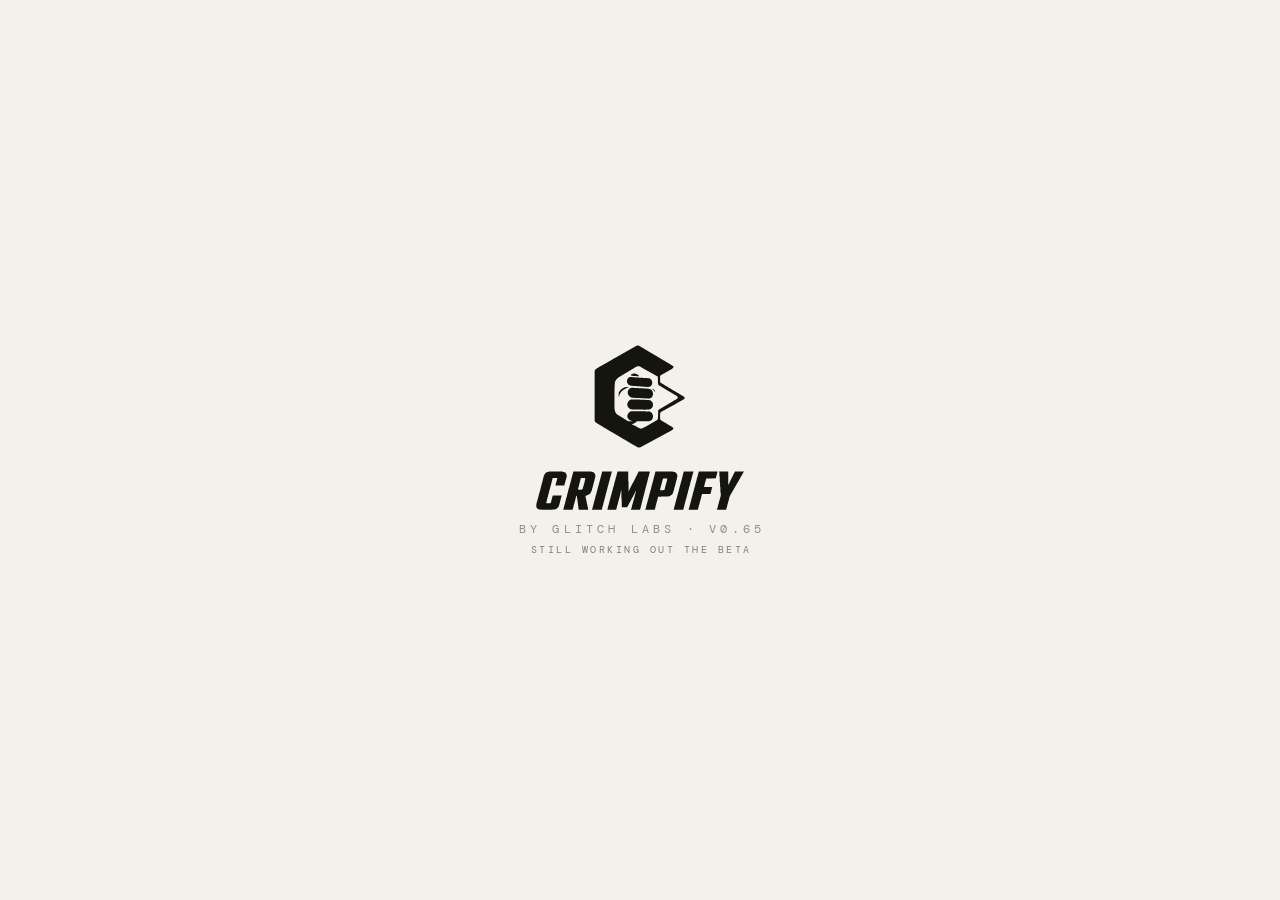
<file: index.html>
<!DOCTYPE html>
<html lang="en">
<head>
<meta charset="UTF-8">
<meta name="viewport" content="width=device-width, initial-scale=1.0, viewport-fit=cover">
<title>Crimpify — boulder sessions, built for you</title>
<meta name="description" content="Generate a tailored boulder training session in seconds. Train with timers, log how it felt and share the session with your climbing partners. Free, no account, works offline.">
<link rel="canonical" href="https://crimpify.com/">
<meta property="og:type" content="website">
<meta property="og:site_name" content="Crimpify">
<meta property="og:title" content="Crimpify — boulder sessions, built for you">
<meta property="og:description" content="Generate a tailored boulder session in seconds. Train, log and share with your climbing partners. Free, no account.">
<meta property="og:url" content="https://crimpify.com/">
<meta property="og:image" content="https://crimpify.com/og.png">
<meta property="og:image:width" content="1200">
<meta property="og:image:height" content="630">
<meta name="twitter:card" content="summary_large_image">
<meta name="twitter:title" content="Crimpify — boulder sessions, built for you">
<meta name="twitter:description" content="Generate a tailored boulder session in seconds. Train, log and share with your climbing partners.">
<meta name="twitter:image" content="https://crimpify.com/og.png">
<meta name="theme-color" content="#0B0C0A">
<script>
// Thema vóór de eerste paint: keuze uit crimpify_theme, anders de telefoon.
// app.js neemt het daarna over (schakelaar, systeemwissel, theme-color).
(function () {
  var t = null;
  try { t = localStorage.getItem('crimpify_theme'); } catch (e) {}
  if (t !== 'light' && t !== 'dark') t = (window.matchMedia && matchMedia('(prefers-color-scheme: light)').matches) ? 'light' : 'dark';
  document.documentElement.setAttribute('data-theme', t);
  if (t === 'light') document.querySelector('meta[name="theme-color"]').setAttribute('content', '#F3F1EA');
})();
</script>
<meta name="mobile-web-app-capable" content="yes">
<meta name="apple-mobile-web-app-capable" content="yes">
<meta name="apple-mobile-web-app-status-bar-style" content="black-translucent">
<meta name="apple-mobile-web-app-title" content="Crimpify">
<link rel="apple-touch-icon" href="apple-touch-icon.png">
<link rel="icon" href="favicon.svg" type="image/svg+xml">
<link rel="icon" href="icon-192.png" type="image/png" sizes="192x192">
<link rel="manifest" href="manifest.json">
<link href="https://fonts.googleapis.com/css2?family=Barlow+Condensed:wght@700;800;900&family=DM+Mono:wght@400;500&family=Barlow:wght@400;500&display=swap" rel="stylesheet">
<link rel="stylesheet" href="style.css">
</head>
<body>

<svg style="display:none" aria-hidden="true">
<symbol id="cf-mark" viewBox="0 0 362 413"><g transform="translate(0,413) scale(1,-1)" fill="currentColor"><path d="M169.8 406.8 c-0.2 0 -0.8 -0.2 -1.2 -0.5 -0.2 0 -1 -0.2 -1.2 -0.2 -0.5 0 -0.8 -0.2 -1 -0.5 -0.2 0 -0.8 -0.5 -1 -0.8 -1 -0.2 -1.5 -0.8 -2.5 -1.2 -0.2 -0.2 -0.8 -0.5 -1 -0.5 -0.2 0 -0.8 -0.2 -0.8 -0.5 -0.2 -0.2 -0.8 -0.5 -1.2 -0.5 -0.2 0 -0.5 -0.2 -0.8 -0.5 0 0 -0.5 -0.5 -0.8 -0.8 -1 -0.2 -1.5 -0.5 -2.5 -1.2 -0.2 -0.2 -0.8 -0.5 -1 -0.5 -0.2 0 -0.5 -0.2 -0.8 -0.5 -0.2 -0.2 -0.5 -0.5 -0.8 -0.5 -0.2 0 -0.8 -0.2 -0.8 -0.5 -0.2 -0.2 -0.8 -0.5 -0.8 -0.5 -0.2 0 -0.8 -0.2 -0.8 -0.5 -0.2 -0.2 -0.8 -0.5 -1.2 -0.5 -0.2 0 -0.5 -0.2 -0.8 -0.5 -0.2 -0.2 -0.5 -0.5 -0.5 -0.5 -0.2 0 -0.8 -0.2 -1 -0.5 -0.5 -0.2 -0.8 -0.5 -1 -0.5 -0.2 0 -0.8 -0.2 -1 -0.5 -0.5 -0.2 -0.8 -0.5 -1 -0.5 -0.2 0 -0.5 -0.2 -0.8 -0.5 -0.2 -0.2 -0.8 -0.5 -1 -0.5 -0.2 0 -0.5 -0.2 -0.8 -0.5 -0.2 -0.2 -0.5 -0.5 -0.8 -0.5 -0.5 0 -0.8 -0.2 -1 -0.5 -0.2 0 -0.8 -0.5 -1 -0.8 -1.2 -0.5 -2 -0.8 -2.5 -1.2 -0.2 -0.2 -0.5 -0.5 -0.8 -0.5 -0.2 0 -0.8 -0.2 -0.8 -0.5 -0.2 -0.2 -0.8 -0.5 -1 -0.5 -0.2 0 -0.8 -0.2 -0.8 -0.5 -0.2 -0.2 -0.8 -0.5 -1 -0.5 -0.2 0 -0.5 -0.2 -0.8 -0.5 -0.2 -0.2 -0.8 -0.5 -1 -0.5 -0.2 0 -0.5 -0.2 -0.8 -0.5 -0.2 -0.2 -0.5 -0.5 -0.8 -0.5 -0.2 0 -0.5 -0.2 -0.8 -0.2 -0.5 -0.5 -1.2 -1 -2.8 -1.5 -0.2 -0.2 -0.8 -0.8 -1 -0.8 -0.2 -0.2 -0.5 -0.5 -1 -0.5 -0.2 0 -0.5 -0.2 -0.8 -0.5 -0.2 -0.2 -0.5 -0.5 -0.8 -0.5 -0.5 0 -0.8 -0.2 -1 -0.5 -0.2 0 -0.8 -0.5 -1 -0.8 -1.2 -0.5 -2 -0.8 -2.5 -1.2 -0.2 -0.2 -0.8 -0.5 -1 -0.5 -0.2 0 -0.5 -0.2 -0.8 -0.5 -0.2 -0.2 -0.5 -0.5 -0.8 -0.5 -0.2 0 -0.8 -0.2 -1 -0.5 -1 -0.5 -1.5 -1 -2.5 -1.2 -0.2 -0.2 -0.8 -0.8 -1 -0.8 -0.2 -0.2 -0.5 -0.5 -0.8 -0.5 -0.2 0 -0.5 -0.2 -0.8 -0.5 -0.2 0 -0.8 -0.5 -1 -0.8 -1 -0.2 -1.5 -0.8 -2.5 -1.2 -0.2 -0.2 -0.8 -0.5 -1 -0.5 -0.2 0 -0.8 -0.2 -0.8 -0.5 -0.2 -0.2 -0.8 -0.5 -1 -0.5 -0.2 0 -0.5 -0.2 -0.8 -0.5 -0.2 0 -0.8 -0.5 -1 -0.8 -1.2 -0.5 -2 -0.8 -2.5 -1.2 -0.2 -0.2 -0.5 -0.5 -0.8 -0.5 -0.2 0 -0.5 -0.2 -0.8 -0.5 -0.5 -0.5 -1.2 -0.8 -2.5 -1.2 -0.2 -0.2 -0.8 -0.8 -1 -0.8 -0.2 -0.2 -0.5 -0.5 -0.8 -0.5 -0.2 0 -0.8 -0.2 -0.8 -0.5 -0.2 -0.2 -0.8 -0.5 -1 -0.5 -0.2 0 -0.5 -0.2 -0.8 -0.2 -0.5 -0.5 -1.2 -1 -2.8 -1.5 -0.2 -0.2 -0.8 -0.8 -0.8 -0.8 -0.2 -0.2 -0.5 -0.5 -0.8 -0.5 -0.5 0 -1 -0.2 -1 -0.5 -0.2 -0.2 -0.8 -0.5 -1 -0.5 -0.2 0 -0.8 -0.2 -0.8 -0.5 -0.2 -0.2 -0.8 -0.5 -0.8 -0.5 -0.2 0 -0.5 -0.2 -1 -0.5 -0.2 -0.2 -0.8 -0.5 -1 -0.5 -0.2 0 -0.5 -0.2 -0.8 -0.5 -0.2 -0.2 -0.5 -0.5 -0.8 -0.5 -0.5 0 -0.8 -0.2 -1 -0.5 -0.2 0 -0.8 -0.5 -1 -0.8 -1.2 -0.5 -2 -0.8 -2.5 -1.2 -0.2 -0.2 -0.5 -0.5 -0.8 -0.5 -0.2 0 -0.5 -0.2 -0.8 -0.5 -0.2 0 -0.8 -0.5 -1 -0.8 -1.2 -0.5 -2 -0.8 -2.5 -1.2 -0.2 -0.2 -0.5 -0.5 -0.8 -0.5 -0.2 0 -0.5 -0.2 -0.8 -0.5 -0.2 0 -0.8 -0.5 -1 -0.8 -1.5 -0.5 -2.2 -1 -2.8 -1.5 -0.2 0 -0.5 -0.2 -0.8 -0.2 -0.2 0 -0.5 -0.2 -0.8 -0.5 -0.2 -0.2 -0.5 -0.5 -0.8 -0.5 -0.5 0 -0.8 -0.2 -1 -0.5 -0.2 0 -0.8 -0.5 -1 -0.8 -1.5 -0.5 -2 -1 -2.2 -1.2 -0.2 -0.2 -0.5 -0.5 -0.8 -0.5 -0.2 0 -2 -1 -2.8 -1.8 -0.2 0 -0.5 -0.2 -0.8 -0.2 -0.2 0 -0.5 -0.2 -0.8 -0.5 -0.2 -0.2 -0.8 -0.5 -1 -0.5 -0.2 0 -0.8 -0.2 -0.8 -0.5 -0.2 -0.2 -0.8 -0.5 -1 -0.5 -0.2 0 -0.8 -0.2 -1 -0.5 -0.5 -0.5 -1.2 -0.8 -2.5 -1.2 -0.2 -0.2 -0.8 -0.8 -0.8 -0.8 -0.2 -0.2 -0.5 -0.5 -0.8 -0.5 -0.2 0 -0.5 -0.2 -0.8 -0.2 -0.5 -0.5 -1.2 -1 -2.8 -1.5 -0.2 -0.2 -0.8 -0.8 -1 -0.8 -0.2 -0.2 -0.5 -0.5 -1 -0.5 -0.2 0 -0.5 -0.2 -0.8 -0.5 -0.2 -0.2 -0.5 -0.5 -0.8 -0.5 -0.2 0 -0.8 -0.2 -0.8 -0.5 -0.2 -0.2 -0.8 -0.5 -1 -0.5 0 0 -0.5 -0.2 -0.8 -0.5 -0.2 -0.2 -0.8 -0.5 -1 -0.5 -0.2 0 -0.5 -0.2 -0.8 -0.5 -0.2 -0.2 -0.5 -0.5 -0.8 -0.5 -0.2 0 -0.5 -0.2 -0.8 -0.2 -0.8 -0.8 -2.5 -1.8 -2.8 -1.8 -0.2 0 -0.5 -0.2 -0.8 -0.5 -0.2 -0.2 -0.5 -0.5 -0.8 -0.5 -0.5 0 -1 -0.2 -1 -0.5 -0.2 -0.2 -0.8 -0.5 -1 -0.5 -0.2 0 -0.8 -0.2 -1 -0.5 -0.2 -0.2 -0.5 -0.5 -0.8 -0.5 0 0 -0.5 -0.2 -0.8 -0.5 -0.2 -0.2 -0.8 -0.5 -1 -0.5 -0.2 0 -0.5 -0.2 -0.8 -0.5 -0.2 -0.2 -0.5 -0.5 -0.8 -0.5 -0.2 0 -0.8 -0.2 -0.8 -0.5 -0.2 -0.2 -0.8 -0.5 -1 -0.5 0 0 -0.5 -0.2 -0.8 -0.5 -0.2 -0.2 -0.8 -0.5 -1 -0.5 -0.2 0 -0.5 -0.2 -0.8 -0.5 -0.2 -0.2 -0.8 -0.5 -1 -0.5 0 0 -0.8 -0.5 -1.5 -1 -0.8 -0.5 -1.5 -1 -1.8 -1 -0.2 0 -4.5 -4 -5 -4.8 0 -0.5 -0.5 -1.2 -1 -2 l-0.8 -1.5 0 -98.5 0 -98.2 0.5 -0.8 c0.2 -0.5 0.5 -1 0.5 -1.2 0 -0.2 0.2 -0.8 0.5 -0.8 0.2 -0.2 0.5 -0.8 0.5 -1 0 -0.2 2.8 -3.2 3 -3.2 0.2 0 0.8 -0.5 1.5 -1 0.8 -0.5 1.2 -1 1.5 -1 0.2 0 0.5 -0.2 2 -1.5 0.5 -0.2 0.8 -0.5 1 -0.5 0.2 0 0.8 -0.5 1.5 -1 0.5 -0.5 1.2 -1 1.5 -1 0.5 0 0.8 -0.2 1 -0.5 0.2 -0.2 0.8 -0.5 0.8 -0.5 0.5 0 0.8 -0.2 2.2 -1.5 0.5 -0.2 0.8 -0.5 1 -0.5 0.2 0 0.5 -0.2 0.8 -0.5 0.5 -0.5 1.2 -0.8 2.5 -1.2 0.2 -0.2 0.8 -0.8 1 -0.8 0.2 -0.2 0.5 -0.5 0.8 -0.5 0 0 0.8 -0.5 1.5 -1 0.8 -0.5 1.5 -1 1.8 -1 0.2 0 0.5 -0.2 0.8 -0.5 0.2 -0.2 0.5 -0.5 0.8 -0.5 0.2 0 0.8 -0.2 1 -0.5 0.2 -0.2 0.8 -0.5 0.8 -0.5 0 0 0.5 -0.2 0.8 -0.5 0.2 -0.2 0.8 -0.5 1 -0.5 0.2 0 0.5 -0.2 0.8 -0.5 0 0 0.5 -0.5 0.8 -0.8 1.2 -0.5 2 -0.8 2.5 -1.2 0.2 -0.2 0.8 -0.5 1 -0.5 0.5 -0.2 0.8 -0.2 0.8 -0.5 0 -0.2 0.2 -0.5 0.8 -0.8 1.2 -0.5 2 -0.8 2.5 -1.2 0.2 -0.2 0.5 -0.5 0.8 -0.5 0.2 0 0.5 -0.2 0.8 -0.5 0.5 -0.5 1.2 -0.8 2.5 -1.2 0.2 -0.2 0.8 -0.8 0.8 -0.8 0.2 -0.2 0.5 -0.5 0.8 -0.5 0.2 0 0.8 -0.2 1.2 -0.5 1.5 -1.2 1.8 -1.5 2.2 -1.5 0.2 0 0.5 -0.2 0.8 -0.5 0.2 -0.2 0.5 -0.5 0.5 -0.5 0.2 0 0.8 -0.2 1 -0.5 0.5 -0.2 0.8 -0.5 1 -0.5 0.2 0 0.8 -0.2 0.8 -0.5 0.2 -0.2 0.8 -0.5 1 -0.5 0.2 0 0.5 -0.2 0.8 -0.5 0.2 -0.2 0.5 -0.5 0.8 -0.5 0.2 0 1 -0.5 1.8 -1 0.8 -0.5 1.2 -1 1.5 -1 0.2 0 0.5 -0.2 0.8 -0.5 0.5 -0.5 1.2 -0.8 2.5 -1.2 0.2 -0.2 0.8 -0.8 0.8 -0.8 0.2 -0.2 0.5 -0.5 0.8 -0.5 0.2 0 0.8 -0.2 1 -0.5 0.5 -0.5 1.2 -0.8 2.5 -1.2 0.2 -0.2 0.8 -0.8 1 -0.8 0.2 -0.2 0.5 -0.5 0.8 -0.5 0.2 0 0.5 -0.2 0.8 -0.5 0.2 0 0.8 -0.5 1 -0.8 1.2 -0.5 2 -0.8 2.5 -1.2 0.2 -0.2 0.5 -0.5 0.8 -0.5 0.2 0 0.8 -0.2 0.8 -0.5 0.2 -0.2 0.8 -0.5 0.8 -0.5 0.2 0 0.5 -0.2 0.8 -0.5 0.2 -0.2 0.8 -0.5 1 -0.5 0.2 0 0.5 -0.2 0.8 -0.5 0.2 -0.2 0.5 -0.5 0.8 -0.5 0.5 0 1 -0.2 1 -0.5 0.2 -0.2 0.8 -0.5 0.8 -0.5 0.2 0 0.8 -0.2 1 -0.5 0 -0.2 0.5 -0.5 0.8 -0.5 0.2 0 0.5 -0.2 0.8 -0.5 0.2 -0.2 0.5 -0.5 0.8 -0.5 0.2 0 0.8 -0.2 1 -0.5 0.2 -0.2 0.8 -0.5 0.8 -0.5 0 0 0.5 -0.2 0.8 -0.5 0.2 -0.2 0.8 -0.5 1 -0.5 0.2 0 0.5 -0.2 0.8 -0.5 0.2 -0.2 0.5 -0.5 0.8 -0.5 0.2 0 0.8 -0.2 0.8 -0.5 0.2 -0.2 0.8 -0.5 1 -0.5 0.2 0 0.5 0 0.8 -0.2 0 -0.2 0.5 -0.5 1 -0.8 0.2 0 0.8 -0.2 0.8 -0.5 0 0 0.5 -0.2 1 -0.5 0.2 -0.2 0.8 -0.5 0.8 -0.5 0 -0.2 0.2 -0.2 0.5 -0.5 0.5 0 1 -0.2 1.2 -0.5 0.2 -0.2 0.5 -0.5 0.8 -0.5 0.2 0 0.5 -0.2 0.8 -0.5 0 0 0.5 -0.5 0.8 -0.8 0.5 0 1.2 -0.5 1.8 -0.8 0.2 -0.2 1 -0.8 1.5 -0.8 0.2 -0.2 0.8 -0.5 1 -0.8 0 -0.2 0.5 -0.5 0.8 -0.8 1.2 -0.5 2 -0.8 2.5 -1.2 0.2 -0.2 0.8 -0.5 1 -0.5 0.2 0 0.5 -0.2 0.8 -0.5 0.2 -0.2 0.5 -0.5 0.8 -0.5 0.2 0 0.8 -0.2 1 -0.5 1 -0.5 1.5 -1 2.5 -1.2 0.2 -0.2 0.8 -0.8 1 -0.8 0.2 -0.2 0.5 -0.5 0.5 -0.5 0.5 0 0.8 -0.2 2.2 -1.5 0.5 -0.2 1 -0.5 1 -0.5 0.2 0 0.8 -0.2 1 -0.5 0.2 -0.2 0.5 -0.5 1 -0.5 0.2 0 0.8 -0.2 0.8 -0.5 0.2 -0.2 0.8 -0.5 0.8 -0.5 0.2 0 0.5 -0.2 0.8 -0.5 0.2 -0.2 0.8 -0.5 1 -0.5 0.2 0 0.5 -0.2 0.8 -0.5 0.2 -0.2 0.5 -0.5 0.8 -0.5 0.2 0 0.8 -0.2 1 -0.5 0.5 -0.5 1.2 -0.8 2.5 -1.2 0.5 -0.2 0.8 -0.5 0.8 -0.8 0 -0.2 0.2 -0.2 0.8 -0.5 0.2 0 0.8 -0.2 1 -0.5 0.5 -0.5 1.2 -0.8 2.5 -1.2 0.2 -0.2 0.8 -0.8 1 -0.8 0.2 -0.2 0.5 -0.5 0.8 -0.5 0.2 0 0.5 -0.2 0.8 -0.5 0.2 0 0.8 -0.5 1 -0.8 1.2 -0.5 1.8 -0.8 2.2 -1.2 0.2 -0.2 0.8 -0.5 1 -0.5 0.2 0 0.8 -0.2 1 -0.5 0.2 -0.2 0.5 -0.5 0.8 -0.5 0.2 0 0.5 -0.2 0.8 -0.2 0.8 -0.8 2.5 -1.8 2.8 -1.8 0.2 0 0.5 -0.2 0.8 -0.5 0.2 -0.2 0.5 -0.5 0.8 -0.5 0.5 0 0.8 -0.2 2.2 -1.5 0.5 -0.2 1 -0.5 1.2 -0.5 0.2 0 0.5 -0.2 0.8 -0.5 0.2 -0.2 0.5 -0.5 0.8 -0.5 0.2 0 0.8 -0.2 1.2 -0.5 1.5 -1.2 1.8 -1.5 2.2 -1.5 0.2 0 0.8 -0.2 1 -0.5 0 -0.2 0.5 -0.5 0.8 -0.5 0.2 0 0.5 -0.2 0.8 -0.5 0.2 0 0.8 -0.5 1 -0.8 0.5 0 1 -0.2 1.2 -0.5 0.2 -0.2 0.8 -0.2 1 -0.5 0.2 -0.2 0.8 -0.5 1.2 -0.5 0.2 -0.2 0.8 -0.8 1 -0.8 0.2 -0.2 0.5 -0.5 0.8 -0.5 0.5 0 1 -0.2 1.2 -0.5 0.2 -0.2 1 -0.5 1.5 -0.5 0.5 0 1.2 -0.2 1.8 -0.5 1.5 -0.5 4 -0.8 5.5 0 1 0.2 2 0.5 2.5 0.5 0.2 0 1 0.2 1.2 0.5 0.5 0.2 1.8 1 3.5 1.8 0.2 0.2 1 0.5 1.8 0.8 0.5 0.5 1 0.8 1.2 1 1 0.2 1.2 0.5 2.8 1.2 0.2 0.2 0.8 0.5 1.2 0.8 0.5 0 1 0.5 1.2 0.8 0.2 0 0.5 0.2 0.8 0.2 0.2 0 0.8 0.2 1 0.5 0 0.2 0.5 0.5 1 0.5 0.2 0 0.8 0.2 1 0.5 0 0.2 0.5 0.5 1 0.5 0.2 0 0.8 0.2 1 0.5 0 0.2 0.5 0.5 0.8 0.5 0.2 0 0.8 0.2 1 0.5 0 0.2 0.8 0.5 1 0.5 0.5 0 0.8 0.2 1 0.5 0.2 0.2 0.5 0.5 0.8 0.5 0.5 0 1 0.2 1.2 0.5 0 0.2 0.5 0.5 1 0.5 0.2 0 0.8 0.2 1 0.5 0 0.2 0.5 0.5 1 0.5 0.2 0 0.5 0.2 0.8 0.5 0.2 0 0.8 0.5 1 0.8 0.5 0 1 0.2 1.2 0.5 0.2 0 0.8 0.2 1 0.5 0.5 0.2 0.8 0.2 2 1 0.2 0.2 0.8 0.5 1.2 0.8 0.5 0 1 0.5 1.2 0.8 0.2 0 0.5 0.2 0.8 0.2 0.2 0 0.5 0.2 1 0.5 0.2 0.2 0.8 0.5 1 0.5 0.2 0 0.5 0.2 0.8 0.2 0 0.2 0.5 0.5 1 0.8 0.5 0.2 1 0.5 1 0.8 0.2 0 0.5 0.2 0.8 0.2 0.5 0 0.8 0.2 1 0.5 0.2 0 0.8 0.5 1 0.8 1.5 0.5 2.2 1 2.8 1.5 0.2 0 0.5 0.2 0.8 0.2 0.2 0 0.5 0.2 1 0.5 0.2 0.2 0.8 0.5 1 0.5 0.2 0 0.8 0.2 1 0.5 0 0.2 0.5 0.5 0.8 0.5 0.2 0 0.8 0.2 1 0.5 0.2 0.2 0.5 0.5 0.8 0.5 0.2 0 0.5 0.2 0.8 0.2 0.2 0.2 0.8 0.8 1.2 0.8 0.5 0.2 1 0.5 1.2 0.8 1.2 0.5 1.5 0.8 2 1 0.2 0.2 1 0.5 1.2 0.8 0.2 0.2 0.8 0.5 1 0.5 0.2 0 0.5 0.2 0.8 0.5 0.2 0.2 0.5 0.5 1 0.5 0.2 0 0.8 0.2 1 0.5 0.2 0.2 0.5 0.5 1 0.5 0.2 0 0.5 0.2 0.8 0.5 0.2 0 0.8 0.5 1 0.8 1.5 0.5 2.2 1 2.8 1.5 0.2 0 0.5 0.2 0.8 0.2 0.2 0 0.8 0.2 1 0.5 0 0.2 0.5 0.5 1 0.5 0.2 0 0.5 0.2 0.8 0.5 0.2 0.2 0.5 0.5 0.8 0.5 0.5 0 1 0.2 1.2 0.5 0 0.2 0.5 0.5 1 0.5 0.2 0 0.8 0.2 1 0.5 0 0.2 0.5 0.5 0.8 0.5 0.2 0 0.8 0.2 1 0.5 0 0.2 0.5 0.5 0.8 0.5 0.2 0 0.5 0.2 1 0.5 0.2 0.2 0.8 0.5 1 0.5 0.2 0 0.5 0.2 1 0.5 0.2 0.2 0.8 0.5 0.8 0.5 0.2 0 0.8 0.2 1 0.5 0.2 0.2 0.8 0.5 1 0.5 0.2 0 0.5 0.2 0.8 0.5 0.2 0.2 0.8 0.5 1 0.5 0.2 0 0.8 0.2 1 0.5 0 0.2 0.5 0.5 0.8 0.5 0.2 0 0.8 0.2 1 0.5 0.5 0.5 1.2 0.8 2.5 1.2 0.2 0.2 0.8 0.8 1 0.8 0.2 0.2 0.5 0.5 0.8 0.5 0.2 0 0.8 0.2 1 0.5 0.2 0.2 0.8 0.5 1 0.5 0.5 0 0.8 0.2 1 0.5 0.2 0.2 0.5 0.5 0.8 0.5 0.2 0 0.8 0.2 1 0.5 0.5 0.2 1.2 0.8 2.2 1.2 0.2 0.2 1 0.5 1.2 0.8 0.2 0.2 0.8 0.5 1 0.5 0.2 0 0.8 0.2 1 0.5 0 0.2 0.5 0.5 1 0.5 0.2 0 0.5 0.2 0.8 0.5 0.2 0.2 0.5 0.5 0.8 0.5 0.5 0 1 0.2 1.2 0.5 0 0.2 0.5 0.5 0.8 0.5 0 0 0.5 0.2 0.8 0.5 0.5 0.2 1 0.5 1.2 0.5 0.2 0 0.8 0.2 1 0.5 0 0.2 0.5 0.5 0.8 0.5 0.2 0 0.5 0.2 1 0.5 0.2 0.2 0.8 0.5 0.8 0.5 0.2 0 0.8 0.2 1 0.5 0 0.2 0.5 0.5 0.8 0.5 0.2 0 0.8 0.2 1 0.5 0.2 0.2 0.8 0.5 1 0.5 0.2 0 0.5 0.2 0.8 0.5 0.2 0 0.8 0.5 1 0.8 0.5 0 1 0.2 1.2 0.5 0.2 0.2 0.8 0.2 1 0.5 0.2 0.2 0.8 0.5 1.2 0.5 0.2 0.2 0.8 0.8 0.8 0.8 0.2 0.2 0.5 0.5 0.8 0.5 0.8 0 3.5 2.5 4.5 4 1 1 1 2.8 0.2 3.5 -0.2 0.5 -0.5 0.8 -0.5 0.8 0 0.5 -1.5 2.5 -2 2.8 -0.8 0.2 -1 0.8 -1.8 1.5 -0.5 0.2 -1 0.5 -1.2 0.5 -0.5 0.2 -0.8 0.2 -0.8 0.5 0 0 -0.2 0.2 -0.8 0.5 -0.5 0.2 -0.8 0.5 -0.8 0.5 0 0 -0.5 0.2 -0.8 0.5 -0.5 0.2 -1 0.5 -1 0.5 0 0.2 -0.8 0.8 -2.2 1.2 -0.2 0.2 -0.8 0.8 -1 0.8 -0.2 0.2 -0.5 0.5 -0.8 0.5 -0.2 0 -0.8 0.2 -1 0.5 -0.2 0.2 -1.2 1 -2.5 1.5 -0.2 0 -0.5 0.5 -0.8 0.5 -0.2 0.2 -0.5 0.5 -1 0.5 -0.2 0 -0.5 0.2 -0.8 0.5 -0.2 0.2 -0.5 0.5 -0.5 0.5 -0.2 0 -0.8 0.2 -1 0.5 0 0.2 -0.5 0.5 -0.8 0.5 0 0 -0.5 0.2 -0.8 0.5 0 0.2 -0.5 0.5 -0.8 0.5 -0.2 0 -1 0.5 -1.8 1 -0.8 0.5 -1.5 1 -1.5 1 -0.2 0 -0.5 0.2 -0.8 0.5 -0.5 0.5 -1.2 0.8 -2.5 1.2 -0.2 0.2 -0.8 0.8 -1 0.8 -0.2 0.2 -0.5 0.5 -0.8 0.5 -0.2 0 -0.5 0.2 -0.8 0.5 -0.5 0.5 -1.2 0.8 -2.5 1.2 -0.2 0.2 -0.8 0.8 -0.8 0.8 -0.2 0.2 -0.5 0.5 -0.8 0.5 -0.2 0 -2 1 -2.8 1.8 -0.2 0 -0.5 0.2 -0.8 0.2 -0.2 0 -0.5 0.2 -0.8 0.5 0 0 -0.5 0.5 -0.8 0.8 -1.2 0.5 -2 0.8 -2.5 1.2 -0.2 0.2 -0.8 0.5 -1 0.8 -0.2 0 -1 0.5 -1.5 0.8 -0.8 0.5 -1.5 0.8 -1.8 1 -0.2 0 -0.5 0.5 -0.5 0.5 0 0.2 -0.2 0.8 -0.5 1 -0.2 0 -0.5 0.5 -0.5 0.8 0 0 -0.2 0.5 -0.5 0.8 -0.8 0.8 -0.8 23 0 24.8 0.2 0.5 0.5 1 0.5 1.2 0 0.5 2.2 3 2.8 3 0 0 0.2 0.2 0.5 0.5 0.2 0.2 0.8 0.5 1 0.5 0.2 0 0.8 0.2 1 0.5 0 0.2 0.5 0.5 0.8 0.5 0.2 0 0.8 0.2 0.8 0.5 0.2 0.2 0.8 0.5 1.2 0.5 0.2 0 0.8 0.2 1 0.5 0 0.2 0.5 0.5 0.8 0.5 0.2 0 0.8 0.2 1 0.5 0 0.2 0.5 0.5 0.8 0.5 0 0 0.5 0.2 0.8 0.5 0 0.2 0.5 0.5 0.8 0.5 0.2 0 0.8 0.2 0.8 0.5 0.2 0.2 0.8 0.5 1 0.5 0.2 0 0.5 0.2 0.8 0.2 0.5 0.5 1.2 1 2.8 1.8 0.5 0 1 0.5 1.2 0.8 0.2 0 0.5 0.2 0.8 0.2 0.2 0 0.8 0.2 1 0.5 0 0.2 0.5 0.5 0.8 0.5 0.2 0 0.8 0.2 1 0.5 0 0.2 0.5 0.5 0.8 0.5 0.2 0 0.8 0.2 1 0.5 1 0.5 1.5 1 2.5 1.2 0.2 0.2 0.8 0.8 1 0.8 0.2 0.2 0.5 0.5 0.8 0.5 0.2 0 0.8 0.2 1 0.5 0.2 0.2 0.5 0.5 1 0.5 0.2 0 0.8 0.2 1 0.5 0 0.2 0.5 0.5 0.8 0.5 0.2 0 0.8 0.2 1 0.5 1 0.5 1.5 1 2.5 1.2 0.2 0.2 0.8 0.8 1 0.8 0.2 0.2 0.5 0.5 1 0.5 0.2 0 0.5 0.2 0.8 0.5 0.2 0.2 0.5 0.5 0.8 0.5 0.2 0 0.8 0.2 1 0.5 0.5 0.5 1.2 0.8 2.5 1.2 0.2 0.2 0.8 0.8 1 0.8 0.2 0.2 0.5 0.5 0.8 0.5 0.2 0 0.8 0.2 1 0.5 0 0.2 0.5 0.5 1 0.5 0.2 0 0.8 0.2 1 0.5 0 0.2 0.5 0.5 0.8 0.5 0 0 0.5 0.2 0.8 0.5 0.5 0.2 0.8 0.5 1 0.5 0.2 0 0.8 0.2 0.8 0.5 0.2 0.2 0.8 0.5 1 0.5 0.2 0 0.5 0.2 0.8 0.5 0.2 0.2 0.5 0.5 0.8 0.5 0.2 0 0.5 0.2 0.8 0.2 0.2 0.5 1 0.8 2.5 1.5 0.2 0.2 1 0.5 1.2 0.8 0.2 0.2 0.8 0.5 1 0.5 0.2 0 0.5 0.2 0.8 0.5 0.2 0.2 0.5 0.5 0.8 0.5 0.2 0 0.8 0.2 1 0.5 0.5 0.2 1.2 0.8 2.2 1.2 0.2 0.2 1 0.5 1.2 0.8 0.2 0.2 0.8 0.5 1 0.5 0.2 0 0.5 0.2 0.8 0.5 0.2 0.2 0.5 0.5 0.8 0.5 0.5 0 0.8 0.2 1 0.5 0.2 0 0.8 0.5 1 0.8 1.2 0.5 2 0.8 2.5 1.2 0.2 0.2 0.8 0.5 1 0.5 0.2 0 0.5 0.2 0.8 0.5 0.2 0.2 0.5 0.5 0.8 0.5 0.2 0 0.8 0.2 1 0.5 0.2 0.2 0.5 0.5 0.8 0.5 0 0 0.5 0.2 0.8 0.5 0.2 0.2 0.8 0.5 1 0.5 0.2 0 0.8 0.2 1 0.5 0 0.2 0.5 0.5 1 0.5 0.2 0 0.5 0.2 0.8 0.5 0.2 0.2 0.5 0.5 0.8 0.5 0.2 0 0.8 0.2 1 0.5 0 0.2 0.5 0.5 0.8 0.5 0.2 0 0.5 0.2 1 0.5 0.2 0.2 0.8 0.5 1 0.5 0 0 0.2 0.2 0.5 0.5 0.2 0.2 0.5 0.5 0.8 0.5 0.5 0 0.8 0.2 1 0.5 0.2 0 0.8 0.5 1 0.8 3 1.2 5.2 4.2 5.2 6.2 0 1.5 -1.8 4.5 -2.8 4.5 0 0 -0.2 0.2 -0.5 0.5 -0.2 0.2 -0.8 0.5 -1 0.5 -0.2 0 -0.5 0.2 -0.8 0.5 0 0 -0.5 0.5 -0.8 0.8 -1.5 0.5 -2 1 -2.2 1.2 -0.2 0.2 -0.5 0.5 -0.8 0.5 -0.2 0 -0.5 0.2 -0.8 0.2 -0.2 0.2 -0.8 0.8 -1.2 0.8 -1.2 0.8 -2 1 -2.5 1.5 -0.2 0.2 -0.5 0.5 -0.8 0.5 -0.2 0 -0.8 0.2 -1 0.5 0 0.2 -0.5 0.5 -0.8 0.5 0 0 -0.2 0.2 -0.5 0.2 0 0.2 -0.2 0.5 -0.5 0.8 -0.5 0 -0.8 0.2 -1 0.5 -0.5 0.5 -1.2 0.8 -2.5 1.2 -0.2 0.2 -0.8 0.8 -1 0.8 -0.2 0.2 -0.5 0.5 -0.8 0.5 -0.2 0 -0.5 0.2 -0.8 0.5 -0.2 0 -0.8 0.5 -1 0.8 -1.2 0.5 -2 0.8 -2.5 1.2 -0.2 0.2 -0.8 0.5 -1 0.5 -0.2 0 -0.5 0.2 -0.8 0.5 -0.2 0.2 -0.5 0.5 -0.8 0.5 -0.2 0 -0.8 0.2 -1 0.5 -1 0.8 -1.5 1 -2.5 1.2 -0.2 0.2 -0.8 0.8 -0.8 0.8 -0.2 0.2 -0.5 0.5 -0.8 0.5 -0.5 0 -0.8 0.2 -1 0.5 -0.2 0 -0.8 0.5 -1 0.8 -1.5 0.5 -2.2 1 -2.2 1.2 0 0.2 -0.2 0.5 -0.8 0.8 -1.2 0.5 -2 0.8 -2.5 1.2 -0.2 0.2 -0.5 0.5 -0.8 0.5 -0.2 0 -0.5 0.2 -0.8 0.5 -0.2 0 -0.8 0.5 -1 0.8 -1.2 0.5 -2 0.8 -2.5 1.2 -0.2 0.2 -0.5 0.5 -0.8 0.5 -0.2 0 -0.8 0.5 -1.5 1 -0.8 0.5 -1.5 1 -1.8 1 -0.2 0 -0.5 0.2 -0.8 0.5 -0.2 0.2 -0.5 0.5 -0.8 0.5 -0.2 0 -0.5 0.2 -0.8 0.2 -0.8 0.8 -2.5 1.8 -2.8 1.8 -0.2 0 -0.5 0.2 -0.8 0.5 -0.2 0.2 -0.8 0.8 -2.2 1.2 -0.5 0.2 -0.8 0.5 -0.8 0.8 0 0.2 -0.2 0.2 -0.8 0.5 -0.2 0 -0.8 0.2 -1 0.5 -0.5 0.5 -1.2 0.8 -2.5 1.2 -0.2 0.2 -0.8 0.8 -0.8 0.8 -0.2 0.2 -0.5 0.5 -0.8 0.5 -0.2 0 -0.8 0.2 -1 0.5 -0.2 0.2 -0.8 0.5 -1 0.5 -0.2 0.2 -0.5 0.2 -0.5 0.5 0 0 -0.5 0.2 -0.8 0.5 -0.5 0.2 -1 0.5 -1 0.8 -0.2 0 -0.5 0.2 -0.8 0.2 -0.2 0 -0.8 0.2 -0.8 0.5 -0.2 0.2 -0.8 0.5 -1 0.5 0 0 -0.5 0.2 -0.8 0.5 0 0.2 -0.5 0.5 -0.8 0.5 -0.2 0 -0.5 0.2 -0.8 0.5 -0.5 0.5 -1.2 0.8 -2.5 1.2 -0.2 0.2 -0.8 0.8 -1 0.8 -0.2 0.2 -0.5 0.5 -0.8 0.5 -0.2 0 -0.8 0.5 -1.5 1 -0.8 0.5 -1.2 1 -1.5 1 -0.2 0 -0.5 0.2 -0.8 0.5 -0.5 0.5 -1.2 0.8 -2.5 1.2 -0.2 0.2 -0.8 0.8 -0.8 0.8 -0.2 0.2 -0.5 0.5 -0.8 0.5 -0.2 0 -0.8 0.2 -1 0.5 -0.5 0.5 -1.2 0.8 -2.5 1.2 -0.2 0.2 -0.8 0.8 -0.8 0.8 -0.2 0.2 -0.2 0.5 -0.5 0.5 -0.2 0 -2.2 1.2 -3 2 -1.5 2 -1.5 1.2 -1.5 14 l0 11.5 0.8 1.2 c0.2 0.5 0.8 1.2 1 1.2 0.5 0 0.8 0.5 1 0.5 0.2 0.2 0.5 0.5 0.5 0.5 0.2 0 0.8 0.2 0.8 0.5 0.2 0.2 0.8 0.5 1 0.5 0.2 0 0.5 0.2 0.8 0.5 0.5 0.5 1.2 0.8 2.5 1.2 0.2 0.2 0.8 0.8 1 0.8 0.2 0.2 0.5 0.5 0.8 0.5 0.2 0 0.8 0.2 1 0.5 0.2 0.2 0.5 0.5 0.8 0.5 0.5 0 0.8 0.2 2.2 1.5 0.5 0.2 1 0.5 1.2 0.5 0.2 0 0.5 0.2 0.8 0.5 0.2 0.2 0.5 0.5 1 0.5 0.5 0 0.8 0.2 1 0.5 0.2 0.2 0.5 0.5 0.8 0.5 0.5 0 0.8 0.2 1 0.5 0.2 0 0.8 0.5 1 0.8 1.2 0.5 2 0.8 2.5 1.2 0.2 0.2 0.5 0.5 0.8 0.5 0.2 0 0.8 0.2 1 0.5 0.2 0.2 0.5 0.5 0.8 0.5 0.2 0 0.8 0.2 1 0.5 0.5 0.5 1.2 0.8 2.5 1.2 0.2 0.2 0.8 0.8 1 0.8 0.2 0.2 0.5 0.5 0.8 0.5 0.5 0 1 0.2 1.2 0.5 0 0.2 0.5 0.5 0.8 0.5 0.2 0 0.5 0.2 0.8 0.5 0.2 0 0.8 0.5 1 0.8 1 0.2 1.5 0.8 2.5 1.2 0.2 0.2 0.8 0.5 1 0.5 0.2 0 0.5 0.2 0.8 0.5 0.2 0.2 0.5 0.5 0.8 0.5 0.2 0 0.5 0.2 0.8 0.2 0.8 0.5 2.2 1.8 3 1.8 0.2 0.2 0.5 0.5 0.5 0.5 0 0.2 0.8 0.8 2.2 1.2 0.2 0.2 0.8 0.8 0.8 0.8 0.2 0.2 0.2 0.5 0.5 0.5 0.5 0 2.5 1.5 3.5 2.8 1.8 2 1.2 6.5 -1 7.2 -0.5 0.2 -0.8 0.5 -1.8 1.2 -0.5 0.5 -1.5 1.2 -2.8 1.8 -0.2 0 -0.5 0.5 -0.8 0.5 -0.2 0.2 -0.5 0.5 -1 0.5 -0.2 0 -0.5 0.2 -0.8 0.5 -0.2 0.2 -0.8 0.8 -2.2 1.2 -0.2 0.2 -0.8 0.5 -0.8 0.8 -0.2 0.2 -0.8 0.5 -1 0.8 -1.2 0.5 -2 0.8 -2.5 1.2 -0.2 0.2 -0.5 0.5 -0.8 0.5 -0.2 0 -0.5 0.2 -0.8 0.5 0 0 -0.5 0.5 -0.8 0.8 -1.2 0.5 -2 0.8 -2.5 1.2 -0.2 0.2 -0.8 0.5 -1 0.5 -0.2 0 -0.5 0.2 -0.8 0.5 0 0 -0.5 0.5 -0.8 0.8 -1.2 0.5 -2 0.8 -2.5 1.2 -0.2 0.2 -0.8 0.5 -1 0.5 -0.2 0 -0.5 0.2 -0.8 0.5 0 0 -0.5 0.5 -0.8 0.8 -1.2 0.5 -2 0.8 -2.5 1.2 -0.2 0.2 -0.8 0.5 -1 0.5 -0.2 0 -0.5 0.2 -0.8 0.5 -0.2 0.2 -0.5 0.5 -0.8 0.5 -0.5 0 -0.8 0.2 -2.2 1.5 -0.5 0.2 -0.8 0.5 -1 0.5 -0.2 0 -0.5 0.2 -0.8 0.5 -0.5 0.5 -1.2 0.8 -2.5 1.2 -0.2 0.2 -0.8 0.8 -0.8 0.8 -0.2 0.2 -0.5 0.5 -0.8 0.5 -0.2 0 -0.8 0.2 -1.2 0.5 -1.5 1.2 -1.8 1.5 -2.2 1.5 -0.2 0 -0.5 0.2 -0.8 0.5 -0.2 0.2 -0.5 0.5 -0.8 0.5 -0.2 0 -0.5 0.2 -0.8 0.2 -0.2 0.2 -0.8 0.8 -1.2 0.8 -1.2 0.8 -2 1 -2.5 1.5 -0.2 0.2 -0.5 0.5 -0.8 0.5 -0.2 0 -0.5 0.2 -0.8 0.5 -0.2 0 -0.8 0.5 -1 0.8 -1.5 0.5 -2 1 -2.2 1.2 -0.2 0.2 -0.5 0.5 -0.8 0.5 -0.2 0 -0.8 0.2 -1 0.5 -0.5 0.2 -0.8 0.5 -1 0.5 0 0 -0.5 0.2 -0.5 0.5 -0.2 0.2 -0.8 0.5 -1 0.5 -0.2 0 -0.5 0.2 -0.8 0.5 -0.2 0.2 -0.5 0.5 -0.8 0.5 -0.2 0 -0.8 0.2 -1 0.5 -0.2 0.2 -1 0.5 -1.2 0.8 -1 0.5 -1.8 1 -2.2 1.2 -0.2 0.2 -0.8 0.5 -1 0.5 -0.2 0 -0.5 0.2 -0.8 0.5 -0.2 0.2 -0.5 0.5 -0.8 0.5 -0.5 0 -0.8 0.2 -2.2 1.5 -0.5 0.2 -1 0.5 -1.2 0.5 -0.2 0 -0.5 0.2 -0.8 0.5 -0.2 0.2 -0.5 0.5 -0.8 0.5 -0.5 0 -0.8 0.2 -2.2 1.5 -0.2 0.2 -1 0.5 -1.2 0.5 -0.5 0.2 -0.8 0.2 -0.8 0.5 0 0.2 -0.2 0.5 -0.8 0.8 -1.2 0.5 -2 0.8 -2.5 1.2 -0.2 0.2 -0.8 0.5 -1 0.5 -0.2 0 -0.5 0.2 -0.8 0.5 -0.2 0.2 -0.5 0.5 -0.8 0.5 -0.2 0 -1 0.5 -1.8 1 -0.8 0.5 -1.5 1 -1.5 1 -0.2 0 -0.5 0.2 -0.8 0.5 -0.2 0 -0.8 0.5 -1 0.8 -1.2 0.5 -2 0.8 -2.5 1.2 -0.2 0.2 -0.5 0.5 -0.8 0.5 -0.2 0 -0.5 0.2 -0.8 0.5 -0.5 0.5 -1.2 0.8 -2.5 1.2 -0.2 0.2 -0.8 0.8 -1 0.8 -0.2 0.2 -0.5 0.5 -1 0.5 -0.2 0 -0.5 0.2 -0.8 0.5 0 0 -0.5 0.5 -0.8 0.8 -1.5 0.5 -2 1 -2.2 1.2 -0.2 0.2 -0.5 0.5 -0.8 0.5 -0.2 0 -2 1 -2.8 1.8 -0.2 0 -0.5 0.2 -0.8 0.2 -0.2 0 -0.5 0.2 -0.8 0.5 0 0 -0.5 0.5 -0.8 0.8 -1.2 0.5 -2 0.8 -2.5 1.2 -0.2 0.2 -0.5 0.5 -0.8 0.5 -0.2 0 -0.8 0.2 -0.8 0.5 -0.2 0.2 -0.8 0.5 -1 0.5 -0.5 0 -0.8 0.2 -2.2 1.5 -0.5 0.2 -0.8 0.5 -1 0.5 -0.2 0 -0.5 0.2 -0.8 0.5 -0.2 0 -0.8 0.5 -1 0.8 -1.2 0.5 -2 0.8 -2.5 1.2 -0.2 0.2 -0.8 0.5 -1 0.5 -0.2 0 -0.5 0.2 -0.8 0.5 -0.2 0.2 -0.5 0.5 -0.8 0.5 -0.2 0 -1 0.5 -1.8 1 -0.8 0.5 -1.5 1 -1.8 1 -0.2 0 -0.5 0.2 -0.8 0.5 0 0 -0.5 0.5 -0.8 0.8 -0.5 0 -1 0.2 -1.2 0.5 -0.2 0.2 -0.8 0.2 -1 0.5 -0.2 0.2 -0.8 0.5 -1.2 0.5 -0.2 0.2 -0.8 0.8 -0.8 0.8 -0.2 0.2 -0.5 0.5 -0.8 0.5 -0.5 0 -1 0.2 -1 0.5 -0.2 0.2 -0.8 0.5 -1 0.5 -0.2 0 -0.8 0.2 -1 0.5 -0.5 0.2 -0.8 0.5 -1 0.5 -0.2 0 -0.8 0.2 -1.2 0.5 -1 0.5 -6.2 0.8 -7.2 0.2z m8.2 -81.2 c0.2 -0.2 0.5 -0.5 1 -0.5 0.5 0 0.8 -0.2 1 -0.5 0.2 -0.2 0.5 -0.5 1 -0.5 0.5 0 0.8 -0.2 1 -0.5 0.2 -0.2 0.5 -0.5 1 -0.5 0.5 0 0.8 -0.2 1 -0.5 0.2 -0.2 0.5 -0.5 1 -0.5 0.5 0 0.8 -0.2 1 -0.5 0 0 0.5 -0.5 0.8 -0.8 1.5 -0.5 2 -1 2.2 -1.2 0.2 -0.2 0.5 -0.5 1 -0.5 0.5 0 0.8 -0.2 1 -0.5 0.2 -0.2 0.5 -0.5 1 -0.5 0.5 0 0.8 -0.2 1 -0.5 0.2 -0.2 0.5 -0.5 1 -0.5 0.5 0 1 -0.2 1.5 -1 0.5 -0.8 1 -1 1.5 -1 0.5 0 0.8 -0.2 1 -0.5 0.2 -0.2 0.5 -0.5 1 -0.5 0.5 0 1 -0.2 1.5 -1 0.5 -0.8 1 -1 1.5 -1 0.5 0 0.8 -0.2 1 -0.5 0.2 -0.2 0.5 -0.5 1 -0.5 0.5 0 0.8 -0.2 1 -0.5 0.2 -0.2 0.5 -0.5 1 -0.5 0.5 0 1 -0.2 1.5 -1 0.5 -0.8 1 -1 1.5 -1 0.5 0 0.8 -0.2 1 -0.5 0.2 -0.2 0.5 -0.5 1 -0.5 0.5 0 0.8 -0.2 1 -0.5 0.2 -0.2 0.5 -0.5 1 -0.5 0.5 0 0.8 -0.2 1 -0.5 0.2 -0.2 0.5 -0.5 0.8 -0.5 0.5 0 1 -0.5 1.8 -1 0.5 -0.5 1.2 -1 1.5 -1 0.5 0 0.8 -0.2 1 -0.5 0.2 -0.2 0.5 -0.5 1 -0.5 0.5 0 0.8 -0.2 1 -0.5 0.2 -0.2 0.5 -0.5 0.8 -0.5 0.5 0 1.2 -0.5 2.2 -1.5 0.2 -0.2 0.8 -0.5 1 -0.5 0.5 0 0.8 -0.2 1 -0.5 0.2 -0.2 0.5 -0.5 1 -0.5 0.5 0 0.8 -0.2 1 -0.5 0.2 -0.2 0.5 -0.5 0.8 -0.5 0.5 0 1 -0.5 1.8 -1 0.5 -0.5 1.2 -1 1.5 -1 0.5 0 0.8 -0.2 1 -0.5 0.2 -0.2 0.5 -0.5 1 -0.5 0.5 0 0.8 -0.2 1 -0.5 0.2 -0.2 0.5 -0.5 0.5 -0.5 0.2 0 0.5 -0.2 0.8 -0.5 0.2 -0.2 0.8 -0.5 1 -0.5 0.2 0 0.5 -0.2 0.8 -0.5 0.2 -0.2 0.5 -0.5 1 -0.5 0.5 0 0.8 -0.2 1 -0.5 0.2 -0.2 0.5 -0.5 1 -0.5 0.5 0 0.8 -0.2 1 -0.5 0.2 -0.2 0.5 -0.5 0.8 -0.5 0.5 0 1 -0.5 1.8 -1 0.5 -0.5 1.2 -1 1.5 -1 0.5 0 0.8 -0.2 1 -0.5 0.2 -0.2 0.5 -0.5 1 -0.5 0.5 0 1.2 -0.5 2.5 -2 l0.5 -0.8 0 -12.8 c0 -12.2 0 -12.8 0.5 -13.2 0.2 -0.8 0.5 -1.2 0.5 -2.2 l0 -1.5 1.8 -1.8 c1.2 -1.2 2 -1.8 2.2 -1.8 0.5 0 0.8 -0.2 1 -0.5 0.2 -0.2 0.5 -0.5 0.5 -0.5 0.2 0 0.8 -0.2 1 -0.5 0 -0.2 0.5 -0.5 0.8 -0.5 0.2 0 0.5 -0.2 0.8 -0.5 0.2 -0.2 0.5 -0.5 1 -0.5 0.5 0 0.8 -0.2 1 -0.5 0.2 -0.2 0.8 -0.8 2.2 -1.2 0.2 -0.2 0.8 -0.8 0.8 -0.8 0.2 -0.2 0.5 -0.5 1 -0.5 0.5 0 1 -0.2 1.5 -1 0.5 -0.8 1 -1 1.5 -1 0.5 0 0.8 -0.2 1 -0.5 0.2 -0.2 0.5 -0.5 1 -0.5 0.2 0 1 -0.5 1.5 -1 0.8 -0.5 1.2 -1 1.8 -1 0.2 0 0.5 -0.2 0.8 -0.5 0.2 -0.2 0.5 -0.5 1 -0.5 0.5 0 1 -0.2 1.5 -1 0.5 -0.8 1 -1 1.5 -1 0.5 0 0.8 -0.2 1 -0.5 0.2 -0.2 0.5 -0.5 0.8 -0.5 0.5 0 1.2 -0.5 2.2 -1.5 0.2 -0.2 0.8 -0.5 1 -0.5 0.2 0 0.8 -0.2 1 -0.5 1 -1 1.8 -1.5 2.2 -1.5 0.2 0 0.5 -0.2 0.8 -0.5 0.2 -0.2 0.5 -0.5 1 -0.5 0.5 0 1 -0.2 1.5 -1 0.5 -0.8 1 -1 1.5 -1 0.5 0 0.8 -0.2 1 -0.5 0.2 -0.2 0.5 -0.5 1 -0.5 0.5 0 1 -0.2 1.5 -1 0.5 -0.8 1 -1 1.5 -1 0.5 0 0.8 -0.2 1 -0.5 0.2 -0.2 0.5 -0.5 1 -0.5 0.5 0 1 -0.2 1.5 -1 0.5 -0.8 1 -1 1.5 -1 0.5 0 0.8 -0.2 1 -0.5 0.2 -0.2 0.5 -0.5 0.8 -0.5 0.5 0 1.2 -0.5 2.2 -1.5 0.2 -0.2 0.8 -0.5 1 -0.5 0.5 0 0.8 -0.2 1 -0.5 0.2 -0.2 0.5 -0.5 1 -0.5 0.5 0 1 -0.2 1.5 -1 0.5 -0.8 1 -1 1.5 -1 0.5 0 0.8 -0.2 1 -0.5 0.2 -0.2 0.5 -0.5 1 -0.5 0.5 0 1 -0.2 1.5 -1 0.5 -0.8 1 -1 1.5 -1 0.5 0 0.8 -0.2 1 -0.5 0.2 -0.2 0.5 -0.5 1 -0.5 0.5 0 1 -0.2 1.5 -1 0.5 -0.8 1 -1 1.5 -1 0.5 0 0.8 -0.2 1 -0.5 0.2 -0.2 0.5 -0.5 1 -0.5 0.8 0 4 -3.2 4 -4 0 -0.5 0.2 -0.8 0.5 -1 0.5 -0.2 0.5 -0.5 0.5 -1.5 0 -1 0 -1.2 -0.5 -1.5 -0.2 -0.2 -0.5 -0.5 -0.5 -1 0 -0.5 -2.2 -3 -2.8 -3 -0.2 0 -0.8 -0.2 -0.8 -0.5 -0.2 -0.2 -0.8 -0.5 -1 -0.5 0 0 -0.2 -0.2 -0.5 -0.5 0 0 -0.5 -0.5 -0.8 -0.8 -1.5 -0.5 -2 -1 -2.2 -1.2 -0.2 -0.2 -0.5 -0.5 -1 -0.5 -0.5 0 -0.8 -0.2 -1 -0.5 -0.2 -0.2 -0.5 -0.5 -0.8 -0.5 -0.2 0 -0.8 -0.2 -1 -0.5 0 -0.2 -0.5 -0.5 -0.8 -0.5 0 0 -0.2 -0.2 -0.5 -0.5 -0.2 -0.2 -0.5 -0.5 -1 -0.5 -0.5 0 -0.8 -0.2 -1 -0.5 -0.2 -0.2 -0.5 -0.5 -1 -0.5 -0.5 0 -1 -0.2 -1.5 -1 -0.5 -0.5 -1 -1 -1.5 -1 -0.2 0 -1 -0.5 -1.5 -1 -0.5 -0.5 -1.2 -0.8 -1.5 -1 -0.5 0 -1 -0.2 -1 -0.5 -0.2 -0.2 -0.5 -0.5 -1 -0.5 -0.5 0 -1 -0.2 -1.5 -1 -0.5 -0.8 -1 -1 -1.5 -1 -0.5 0 -0.8 -0.2 -1 -0.5 -0.2 -0.2 -0.5 -0.5 -1 -0.5 -0.5 0 -0.8 -0.2 -1 -0.5 0 -0.2 -0.5 -0.5 -1 -0.5 -0.2 -0.2 -1 -0.5 -1.5 -1 -0.5 -0.8 -1.2 -1 -1.5 -1 -0.5 0 -0.8 -0.2 -1 -0.5 -0.2 -0.2 -0.5 -0.5 -1 -0.5 -0.5 0 -1 -0.2 -1.5 -1 -0.5 -0.8 -1 -1 -1.5 -1 -0.5 0 -0.8 -0.2 -1 -0.5 -0.2 -0.2 -0.5 -0.5 -1 -0.5 -0.5 0 -1 -0.2 -1.5 -1 -0.5 -0.8 -1 -1 -1.5 -1 -0.5 0 -0.8 -0.2 -1 -0.5 -0.2 -0.2 -0.5 -0.5 -1 -0.5 -0.5 0 -1 -0.2 -1.5 -1 -0.5 -0.8 -1 -1 -1.5 -1 -0.5 0 -0.8 -0.2 -1 -0.5 -0.2 -0.2 -0.5 -0.5 -0.8 -0.5 -0.5 0 -1 -0.5 -1.8 -1 -0.5 -0.5 -1.2 -1 -1.5 -1 -0.5 0 -0.8 -0.2 -1 -0.5 -0.2 -0.2 -0.5 -0.5 -1 -0.5 -0.5 0 -1 -0.2 -1.5 -1 -0.5 -0.8 -1 -1 -1.5 -1 -0.5 0 -0.8 -0.2 -1 -0.5 -0.2 -0.2 -0.5 -0.5 -0.8 -0.5 -0.5 0 -1.2 -0.5 -2.2 -1.5 -0.2 -0.2 -0.8 -0.5 -1 -0.5 -0.5 0 -0.8 -0.2 -1 -0.5 -0.2 -0.2 -0.5 -0.5 -1 -0.5 -0.5 0 -0.8 -0.2 -1 -0.5 -0.2 -0.2 -0.5 -0.5 -0.8 -0.5 -0.2 0 -0.8 -0.2 -1 -0.5 -0.2 -0.2 -0.5 -0.5 -0.8 -0.5 0 0 -0.2 -0.2 -0.5 -0.5 -0.2 -0.2 -0.5 -0.5 -1 -0.5 -0.8 0 -4 -3.2 -4 -4 0 -0.5 -0.2 -0.8 -0.5 -1 -0.5 -0.2 -0.5 -0.8 -0.5 -13.5 -0.2 -12 -0.2 -13.5 -0.5 -14.2 -0.5 -0.5 -0.5 -1.2 -0.5 -3.2 0 -2.5 0 -2.8 -0.5 -3 -0.2 -0.2 -0.5 -0.5 -0.5 -1 0 -0.8 -1.2 -2 -2 -2 -0.5 0 -1 -0.5 -1.5 -1 -0.5 -0.8 -1 -1 -1.5 -1 -0.5 0 -0.8 -0.2 -1 -0.5 0 -0.2 -0.5 -0.5 -1 -0.5 -0.2 -0.2 -1 -0.5 -1.5 -1 -0.5 -0.8 -1.2 -1 -1.5 -1 -0.5 0 -0.8 -0.2 -1 -0.5 -0.2 -0.2 -0.5 -0.5 -1 -0.5 -0.5 0 -1 -0.2 -1.5 -1 -0.5 -0.8 -1 -1 -1.5 -1 -0.5 0 -0.8 -0.2 -1 -0.5 -0.2 -0.2 -0.5 -0.5 -1 -0.5 -0.5 0 -0.8 -0.2 -1 -0.5 -0.2 -0.2 -0.5 -0.5 -1 -0.5 -0.5 0 -1 -0.2 -1.5 -1 -0.5 -0.8 -1 -1 -1.5 -1 -0.5 0 -0.8 -0.2 -1 -0.5 -0.2 -0.2 -0.5 -0.5 -1 -0.5 -0.5 0 -0.8 -0.2 -1 -0.5 -0.2 -0.2 -0.5 -0.5 -0.8 -0.5 -0.5 0 -1 -0.5 -1.8 -1 -0.5 -0.5 -1.2 -1 -1.5 -1 -0.2 0 -1 -0.5 -1.5 -1 -0.5 -0.5 -1.2 -0.8 -1.5 -1 -0.5 0 -1 -0.2 -1 -0.5 -0.2 -0.2 -0.5 -0.5 -1 -0.5 -0.5 0 -0.8 -0.2 -1 -0.5 -0.2 -0.2 -0.5 -0.5 -1 -0.5 -0.5 0 -0.8 -0.2 -1 -0.5 -0.2 -0.2 -0.8 -0.8 -2.2 -1.2 -0.2 -0.2 -0.8 -0.8 -0.8 -0.8 -0.2 -0.2 -0.5 -0.5 -1 -0.5 -0.5 0 -0.8 -0.2 -1 -0.5 -0.2 -0.2 -0.5 -0.5 -1 -0.5 -0.5 0 -0.8 -0.2 -1 -0.5 -0.2 -0.2 -0.5 -0.5 -1 -0.5 -0.5 0 -0.8 -0.2 -1 -0.5 0 0 -0.5 -0.5 -0.8 -0.8 -1.5 -0.5 -2 -1 -2.2 -1.2 -0.2 -0.2 -0.5 -0.5 -1 -0.5 -0.5 0 -0.8 -0.2 -1 -0.5 -0.2 -0.2 -0.5 -0.5 -1 -0.5 -0.5 0 -0.8 -0.2 -1 -0.5 -0.2 -0.2 -0.5 -0.5 -1 -0.5 -0.5 0 -0.8 -0.2 -1 -0.5 -0.2 -0.2 -0.5 -0.5 -1 -0.5 -0.5 0 -0.8 -0.2 -1 -0.5 -0.2 -0.2 -0.5 -0.5 -1 -0.5 -0.5 0 -0.8 -0.2 -1 -0.5 -0.2 -0.5 -0.5 -0.5 -1.5 -0.5 -1 0 -1.2 0 -1.5 -0.5 -0.5 -0.8 -6.5 -0.8 -7 0 -0.2 0.5 -0.5 0.5 -1.5 0.5 -1 0 -1.2 0 -1.5 0.5 -0.2 0.2 -0.5 0.5 -1 0.5 -0.5 0 -0.8 0.2 -1 0.5 -0.2 0.2 -0.5 0.5 -1 0.5 -0.5 0 -0.8 0.2 -1 0.5 -0.2 0.2 -0.5 0.5 -1 0.5 -0.5 0 -1 0.2 -1.5 1 -0.5 0.8 -1 1 -1.5 1 -0.5 0 -0.8 0.2 -1 0.5 -0.2 0.2 -0.5 0.5 -1 0.5 -0.5 0 -0.8 0.2 -1 0.5 -0.2 0.2 -0.5 0.5 -1 0.5 -0.5 0 -1 0.2 -1.5 1 -0.5 0.8 -1 1 -1.5 1 -0.5 0 -0.8 0.2 -1 0.5 -0.2 0.2 -0.5 0.5 -1 0.5 -0.5 0 -0.8 0.2 -1 0.5 -0.2 0.2 -0.5 0.5 -1 0.5 -0.5 0 -0.8 0.2 -1 0.5 -0.2 0.2 -0.5 0.5 -1 0.5 -0.5 0 -0.8 0.2 -1 0.5 -0.2 0.5 -0.5 0.5 -1.5 0.5 -1 0 -1.2 0 -1.5 0.5 -0.2 0.5 -0.5 0.5 -1.5 0.5 -1 0 -1.2 0 -1.5 0.5 -0.2 0.2 -0.5 0.5 -1 0.5 -1.5 0.2 -1 0.8 0.5 1 1 0 1.2 0.2 1.5 0.5 0.2 0.2 0.5 0.5 1 0.5 0.5 0 0.8 0.2 1 0.5 0.2 0.2 0.5 0.5 1 0.5 0.5 0 0.8 0.2 1 0.5 0.2 0.2 0.5 0.5 1 0.5 0.2 0 1 0.2 1.2 0.5 0 0.2 0.5 0.5 1 0.5 0.2 0 0.5 0.2 0.8 0.5 0.2 0.2 0.5 0.5 1 0.5 0.2 0 1 0.2 1.5 1 0.5 0.5 1.2 1 1.5 1 0.5 0.2 1.2 0.8 2 1.5 1 1 1.8 1.5 2 1.5 0.5 0 1 0.5 1.5 1 l1 1 23.5 0 c23.5 0 23.8 0 24 0.5 0.2 0.5 0.5 0.5 2 0.5 1.5 0 1.8 0 2 0.5 0.2 0.2 0.5 0.5 1 0.5 0.5 0 1 0.2 1.5 1 0.5 0.5 1 1 1.5 1 0.8 0 3 2.2 3 3 0 0.5 0.5 1 1 1.5 0.8 0.5 1 1 1 1.5 0 0.5 0.2 0.8 0.5 1 0.5 0.2 0.5 0.5 0.5 1.5 0 0.8 0.2 1.2 0.5 1.8 0.5 0.2 0.5 0.8 0.5 5.5 0 4.8 0 5 -0.5 5.2 -0.2 0.2 -0.5 0.5 -0.5 1 0 0.5 -0.2 0.8 -0.5 1 -0.2 0.2 -0.5 0.5 -0.5 1 0 0.5 -0.2 0.8 -0.5 1 -0.2 0.2 -0.5 0.5 -0.5 1 0 0.8 -4.2 5 -5 5 -0.2 0 -1 0.5 -1.5 1 -0.8 0.5 -1.2 1 -1.8 1 -0.2 0 -0.8 0.2 -1 0.5 -0.5 0.5 -1 0.5 -2 0.5 -1.2 0 -1.5 0 -1.8 0.5 -0.2 0.8 -1.8 0.8 -2.5 0 -1 -0.8 -11 -0.8 -12 0 -0.5 0.5 -1 0.5 -20.8 0.5 -16.8 0 -20.2 0 -20.8 0.2 -0.8 0.5 -1.5 0.5 -4.2 0.2 -1.8 -0.2 -5 -0.2 -7.2 -0.5 -3.2 0 -4 -0.2 -4.5 -0.5 -0.2 -0.2 -0.8 -0.5 -1 -0.5 -0.5 0 -0.8 -0.2 -1 -0.5 -0.2 -0.2 -0.5 -0.5 -1 -0.5 -0.2 0 -1 -0.5 -2 -1.5 -0.8 -0.8 -1.8 -1.5 -2 -1.8 -0.5 0 -0.8 -0.5 -1 -0.8 0 -0.2 -0.5 -1 -1 -1.5 -0.8 -0.8 -1 -1.2 -1 -1.5 0 -0.5 -0.2 -0.8 -0.5 -1 -0.2 -0.2 -0.5 -0.5 -0.5 -1 0 -0.5 -0.2 -0.8 -0.5 -1 -0.5 -0.2 -0.5 -0.5 -0.5 -1.8 0 -1.2 0 -1.8 -0.5 -2 -0.8 -0.8 -0.8 -5 0 -5.8 0.2 -0.5 0.5 -1 0.5 -2 0 -1 0 -1.2 0.5 -1.5 0.2 -0.2 0.5 -0.5 0.5 -1 0 -0.5 0.2 -0.8 0.5 -1 0.2 -0.2 0.5 -0.5 0.5 -1 0 -0.8 5.2 -6 6 -6 0.5 0 0.8 -0.2 1 -0.5 0.2 -0.2 0.5 -0.5 1 -0.5 0.5 0 0.8 -0.2 1 -0.5 0.2 -0.2 0.5 -0.5 1 -0.5 0.5 0 0.8 -0.2 1 -0.5 0.2 -0.5 0.5 -0.5 1.5 -0.5 1 0 1.2 0 1.5 -0.5 0.2 -0.2 0.5 -0.5 1.2 -0.5 0.8 0 1.2 -0.2 1.2 -0.5 0 -0.8 -16.2 -0.8 -16.5 0 -0.2 0.2 -0.5 0.5 -1 0.5 -0.5 0 -1 0.2 -1.5 1 -0.5 0.8 -1 1 -1.5 1 -0.5 0 -0.8 0.2 -1 0.5 -0.2 0.2 -0.5 0.5 -1 0.5 -0.5 0 -1 0.2 -1.5 1 -0.5 0.8 -1 1 -1.5 1 -0.5 0 -1 0.2 -1.5 1 -0.5 0.8 -1 1 -1.5 1 -0.5 0 -0.8 0.2 -1 0.5 -0.2 0.2 -0.5 0.5 -1 0.5 -0.5 0 -1 0.2 -1.5 1 -0.5 0.8 -1 1 -1.5 1 -0.5 0 -1 0.2 -1.5 1 -0.5 0.8 -1 1 -1.5 1 -0.5 0 -1 0.2 -1.5 1 -0.5 0.8 -1 1 -1.5 1 -0.5 0 -0.8 0.2 -1 0.5 -0.2 0.2 -0.5 0.5 -1 0.5 -0.5 0 -1 0.2 -1.5 1 -0.5 0.8 -1 1 -1.5 1 -0.5 0 -0.8 0.2 -1 0.5 -0.2 0.2 -0.5 0.5 -1 0.5 -0.5 0 -1 0.2 -1.5 1 -0.5 0.8 -1 1 -1.5 1 -0.5 0 -0.8 0.2 -1 0.5 -0.2 0.2 -0.8 0.8 -2.2 1.2 -0.2 0.2 -0.8 0.8 -0.8 0.8 -0.2 0.2 -0.5 0.5 -1 0.5 -0.5 0 -1 0.2 -1.5 1 -0.5 0.5 -1 1 -1.5 1 -0.8 0 -7 6.2 -7 7 0 0.5 -0.2 0.8 -0.5 1 -0.2 0.2 -0.5 0.5 -0.5 0.5 0 0.2 -0.5 1 -1 2 -0.8 1.2 -1 1.5 -1 2.8 0 1.2 0 1.5 -0.5 1.8 -0.5 0.2 -0.5 0.5 -0.5 3 0 2.5 0 2.8 -0.5 3 -0.8 0.5 -0.8 95.8 0 97.2 0.5 1 0.5 1.5 0.5 4.8 0 3.5 0 3.8 0.5 4 0.5 0.2 0.5 0.5 0.5 2 0 1.5 0 1.8 0.5 2 0.2 0.2 0.5 0.5 0.5 1 0 0.5 0.2 0.8 0.5 1 0.2 0.2 0.5 0.5 0.5 1 0 0.5 0.2 0.8 0.5 1 0.2 0.2 0.5 0.5 0.5 1 0 0.5 0.2 1 1 1.5 0.5 0.5 1 1 1 1.2 0 0.5 1.5 2.2 2 2.2 0.2 0 1.5 1.2 3 2.5 1.8 1.8 2.8 2.5 3 2.5 0.5 0 1 0.5 1.5 1 0.5 0.8 1 1 1.5 1 0.5 0 0.8 0.2 1 0.5 0.2 0.2 0.5 0.5 1 0.5 0.5 0 1 0.2 1.5 1 0.5 0.8 1 1 1.5 1 0.5 0 0.8 0.2 1 0.5 0.2 0.2 0.5 0.5 0.5 0.5 0.2 0 0.8 0.2 1 0.5 0 0.2 0.5 0.5 0.8 0.5 0.2 0 0.5 0.2 0.8 0.5 0.2 0.2 0.5 0.5 1 0.5 0.5 0 1 0.2 1.5 1 0.5 0.8 1 1 1.5 1 0.5 0 0.8 0.2 1 0.5 0.2 0.2 0.5 0.5 1 0.5 0.5 0 1 0.2 1.5 1 0.5 0.8 1 1 1.5 1 0.5 0 0.8 0.2 1 0.5 0.2 0.2 0.5 0.5 1 0.5 0.5 0 1 0.2 1.5 1 0.5 0.8 1 1 1.5 1 0.5 0 1 0.2 1.5 1 0.5 0.8 1 1 1.5 1 0.5 0 0.8 0.2 1 0.5 0.2 0.2 0.5 0.5 1 0.5 0.5 0 1 0.2 1.5 1 0.5 0.8 1 1 1.5 1 0.5 0 0.8 0.2 1 0.5 0.2 0.2 0.5 0.5 1 0.5 0.2 0 0.8 0.2 1 0.5 1 1 1.8 1.5 2.2 1.5 0.2 0 0.5 0.2 0.8 0.5 0.2 0.2 0.5 0.5 1 0.5 0.5 0 1 0.2 1.5 1 0.5 0.8 1 1 1.5 1 0.5 0 0.8 0.2 1 0.5 0.2 0.2 0.5 0.5 1 0.5 0.5 0 1 0.2 1.5 1 0.5 0.8 1 1 1.5 1 0.5 0 0.8 0.2 1 0.5 0.2 0.2 0.5 0.5 1 0.5 0.5 0 0.8 0.2 1 0.5 0.2 0.2 0.5 0.5 0.8 0.5 0.5 0 1.2 0.5 2.2 1.5 0.2 0.2 0.8 0.5 1 0.5 0.5 0 0.8 0.2 1 0.5 0.2 0.2 0.5 0.5 1 0.5 0.5 0 1 0.2 1.5 1 0.5 0.8 1 1 1.5 1 0.5 0 1 0.2 1.5 1 0.5 0.8 1 1 1.5 1 0.5 0 0.8 0.2 1 0.5 0.2 0.2 0.5 0.5 1 0.5 0.5 0 0.8 0.2 1 0.5 0.2 0.2 0.5 0.5 0.5 0.5 0.2 0 0.5 0.2 0.8 0.5 0.2 0.2 0.8 0.5 1 0.5 0.2 0 0.5 0.2 0.8 0.5 0.2 0.2 0.5 0.5 1 0.5 0.5 0 0.8 0.2 1 0.5 0.2 0.5 0.5 0.5 1.5 0.5 1 0 1.2 0 1.5 0.5 0.2 0.5 0.5 0.5 3.5 0.5 3 0 3.2 0 3.5 -0.5z M153.5 296.5 c-0.2 -0.2 -1 -0.5 -1.5 -0.5 -0.5 0 -0.8 -0.2 -1 -0.5 -0.2 -0.2 -0.5 -0.5 -1 -0.5 -0.5 0 -0.8 -0.2 -1 -0.5 -0.2 -0.2 -0.5 -0.5 -0.8 -0.5 -0.8 0 -3.2 -2.2 -3.2 -3 -0.5 -1.5 0 -2 1.8 -2 1 0 1.5 -0.2 2 -0.5 0.5 -0.5 1 -0.5 2.8 -0.5 1.8 0 2.2 0 2.8 -0.5 0.5 -0.5 1 -0.5 6 -0.5 5.2 0 5.5 0 5.8 -0.5 0.2 -0.5 0.5 -0.5 5.5 -0.5 l5.5 0.2 0 0.5 c0 0.8 -4 5 -5 5.2 -0.5 0.2 -1 0.8 -1.5 1 -0.5 0.8 -1.2 1 -1.5 1 -0.5 0 -0.8 0.2 -1 0.5 -0.2 0.2 -0.5 0.5 -1 0.5 -0.5 0 -0.8 0.2 -1 0.5 -0.2 0.5 -0.5 0.5 -1.5 0.5 -1 0 -1.2 0 -1.5 0.5 -0.5 0.8 -8.5 0.8 -9.5 0z M140 282.5 c-0.2 -0.2 -0.5 -0.5 -1 -0.5 -0.2 0 -1 -0.2 -1 -0.5 -0.2 -0.2 -0.8 -0.5 -1 -0.5 -0.8 0 -4 -3.2 -4 -4 0 -0.5 -0.2 -0.8 -0.5 -1 -0.2 -0.2 -0.5 -0.5 -0.5 -1 0 -0.5 -0.2 -0.8 -0.5 -1 -0.2 -0.2 -0.5 -0.5 -0.5 -1 0 -0.5 -0.2 -0.8 -0.5 -1 -0.5 -0.2 -0.5 -0.5 -0.5 -4.5 0 -4 0 -4.5 0.5 -5 0.2 -0.5 0.5 -1 0.5 -2 0 -1 0 -1.2 1 -2 0.5 -0.5 1 -1 1 -1.5 0 -0.8 4.2 -5 5 -5 0.5 0 0.8 -0.2 1 -0.5 0.2 -0.2 0.5 -0.5 1 -0.5 0.5 0 0.8 -0.2 1 -0.5 0.2 -0.2 0.5 -0.5 1 -0.5 0.5 0 0.8 -0.2 1 -0.5 0.2 -0.5 0.5 -0.5 2 -0.5 1.2 0 1.8 0 2.2 -0.5 0.2 -0.5 0.8 -0.5 8.2 -0.5 7.2 0 7.8 0 8.2 -0.5 0.8 -0.5 1 -0.5 6.8 -0.5 5.8 0 6 0 6.8 -0.5 0.5 -0.5 1 -0.5 6.5 -0.5 5.8 0 6.2 0 6.8 -0.5 0.8 -0.5 1 -0.5 6.8 -0.5 5.8 0 6.2 0 6.8 -0.5 0.2 -0.5 0.8 -0.5 6.5 -0.5 6 0 6.2 0 6.5 0.5 0.2 0.5 0.5 0.5 1.5 0.5 1 0 1.2 0 1.5 0.5 0.2 0.2 0.5 0.5 1 0.5 0.8 0 6 5.2 6 6 0 0.5 0.2 0.8 0.5 1 0.5 0.2 0.5 0.5 0.5 1.5 0 1 0 1.2 0.5 1.5 0.5 0.2 0.5 0.5 0.5 4.5 0 4 0 4.2 -0.5 4.5 -0.5 0.2 -0.5 0.5 -0.5 1.5 0 1 0 1.2 -0.5 1.5 -0.2 0.2 -0.5 0.5 -0.5 1 0 0.5 -0.2 0.8 -0.5 1 -0.2 0.2 -0.5 0.5 -0.5 1 0 0.8 -4.2 5 -5 5 -0.5 0 -0.8 0.2 -1 0.5 -0.2 0.2 -0.5 0.5 -1 0.5 -0.5 0 -0.8 0.2 -1 0.5 -0.2 0.5 -0.5 0.5 -3.5 0.5 -2.8 0 -3.5 0 -4.5 0.5 -1.2 0.5 -2 0.5 -9 0.5 -7.2 0 -7.8 0 -8 0.5 -0.5 0.5 -1 0.5 -8 0.5 -7 0 -7.5 0 -7.8 0.5 -0.5 0.5 -1 0.5 -7 0.5 -5.8 0 -6.2 0 -6.8 0.5 -0.8 0.5 -1 0.5 -6 0.5 -4.8 0 -5.2 0 -5.5 0.5 -0.5 0.5 -1 0.5 -6.2 0.5 -5.2 0 -5.5 0 -5.8 -0.5z M135.8 244.2 c-0.5 -0.2 -1.8 -0.2 -5.5 -0.2 -4.8 0 -5 0 -5.2 -0.5 -0.2 -0.5 -0.5 -0.5 -2 -0.5 -1.5 0 -1.8 0 -2 -0.5 -0.2 -0.2 -0.5 -0.5 -1 -0.5 -0.5 0 -0.8 -0.2 -1 -0.5 -0.2 -0.2 -0.5 -0.5 -1 -0.5 -0.5 0 -0.8 -0.2 -1 -0.5 -0.2 -0.2 -0.5 -0.5 -1 -0.5 -0.5 0 -0.8 -0.2 -1 -0.5 -0.2 -0.2 -0.5 -0.5 -1 -0.5 -0.5 0 -0.8 -0.2 -1 -0.5 -0.2 -0.2 -0.5 -0.5 -1 -0.5 -0.5 0 -1 -0.2 -1.5 -1 -0.5 -0.5 -1 -1 -1.5 -1 -0.8 0 -8 -7.2 -8 -8 0 -0.5 -0.5 -1 -1 -1.5 -0.8 -0.5 -1 -1 -1 -1.5 0 -0.5 -0.2 -0.8 -0.5 -1 -0.2 -0.2 -0.5 -0.5 -0.5 -1.2 0 -0.5 -0.2 -1.2 -0.5 -1.5 -0.8 -1 -0.8 -14.8 0 -15.2 0.2 -0.2 0.5 -0.5 0.5 -0.8 0 -0.2 0.2 -0.5 0.5 -0.5 0.2 0 0.5 0.5 0.5 3 0 2.8 0 3 0.5 3.2 0.5 0.2 0.5 0.5 0.5 1.5 0 1 0 1.2 0.5 1.5 0.2 0.2 0.5 0.5 0.5 1 0 0.5 0.2 0.8 0.5 1 0.2 0.2 0.5 0.5 0.5 1 0 0.5 0.2 0.8 0.5 1 0.2 0.2 0.5 0.5 0.5 1 0 0.5 0.2 1 1 1.5 0.5 0.5 1 1 1 1.5 0 0.8 8.2 9 9 9 0.5 0 1 0.5 1.5 1 0.5 0.5 1 1 1.2 1 0 0 0.2 0.2 0.5 0.5 0.2 0.2 0.8 0.5 1 0.5 0.2 0 0.5 0.2 0.8 0.5 0.2 0.2 0.5 0.5 1 0.5 0.5 0 0.8 0.2 1 0.5 0.2 0.2 0.5 0.5 1 0.5 0.5 0 0.8 0.2 1 0.5 0.2 0.2 0.5 0.5 0.8 0.5 0.2 0 0.8 0.2 1 0.5 0 0.2 0.5 0.5 0.8 0.5 0 0 0.2 0.2 0.5 0.5 0.2 0.2 0.5 0.5 1 0.5 0.5 0 0.8 0.2 1 0.5 0.2 0.2 0.5 0.5 1.2 0.5 0.5 0 1.2 0.2 1.5 0.5 0.5 0.2 0.8 0.5 1 0.5 0.2 0 0.8 0.2 1 0.5 0.2 0.2 1 0.5 1.2 0.5 0.5 0 0.8 0.2 1 0.5 0.2 0.5 0.5 0.5 1.5 0.5 1.5 0 1.8 0.2 0.8 1.2 -0.8 0.5 -0.8 0.5 -1.5 0z M148 240.5 c-0.2 -0.5 -0.5 -0.5 -2 -0.5 -1.5 0 -1.8 0 -2 -0.5 -0.2 -0.2 -0.5 -0.5 -1 -0.5 -0.5 0 -0.8 -0.2 -1 -0.5 -0.2 -0.2 -0.5 -0.5 -1 -0.5 -0.8 0 -5 -4.2 -5 -5 0 -0.2 -0.5 -0.8 -1 -1.5 -0.8 -0.8 -1 -1.2 -1 -2 0 -1 0 -1.2 -0.5 -1.5 -0.5 -0.2 -0.5 -0.5 -0.5 -6 0 -5.5 0 -5.8 0.5 -6 0.2 -0.2 0.5 -0.5 0.5 -1 0 -0.5 0.2 -1.2 0.5 -1.5 0.2 -0.5 0.5 -0.8 0.5 -1 0 0 0.2 -0.2 0.5 -0.5 0.2 -0.2 0.5 -0.5 0.5 -1 0 -0.8 5.2 -6 6 -6 0.5 0 0.8 -0.2 1 -0.5 0.2 -0.2 0.5 -0.5 1 -0.5 0.5 0 0.8 -0.2 1 -0.5 0.2 -0.2 0.5 -0.5 1 -0.5 0.5 0 0.8 -0.2 1 -0.5 0.2 -0.5 0.5 -0.5 3 -0.5 2.5 0 2.8 0 3 -0.5 0.2 -0.5 0.5 -0.5 11.5 -0.5 10.8 0 11 0 11.8 -0.5 0.5 -0.5 1 -0.5 10 -0.5 9.2 0 9.8 0 10.2 -0.5 0.2 -0.5 0.8 -0.5 8.2 -0.5 7.8 0 8 0 8.8 -0.5 0.5 -0.5 1 -0.5 2.5 -0.5 1.5 0 1.8 0 2 0.5 0.2 0.5 0.5 0.5 1.5 0.5 1 0 1.2 0 1.5 0.5 0.2 0.2 0.5 0.5 1 0.5 0.5 0 0.8 0.2 1 0.5 0.2 0.2 0.5 0.5 1 0.5 0.8 0 5 4.2 5 5 0 0.5 0.2 0.8 0.5 1 0.2 0.2 0.5 0.5 0.5 0.8 0 0.5 0.2 1 0.5 1.2 0.2 0 0.5 0.8 0.5 1 0 0.5 0.2 0.8 0.5 1 0.5 0.2 0.5 0.5 0.5 5.5 0 5 0 5.2 -0.5 5.5 -0.5 0.2 -0.5 0.5 -0.5 1.5 0 1 0 1.2 -0.5 1.5 -0.2 0.2 -0.5 0.5 -0.5 1 0 0.5 -0.2 0.8 -0.5 1 0 0 -0.5 0.5 -0.8 0.8 -0.5 1.5 -0.8 1.8 -3 4 -1.8 1.8 -2.5 2.2 -2.8 2.2 -0.5 0 -0.8 0.2 -1 0.5 -0.2 0.2 -0.5 0.5 -1 0.5 -0.5 0 -0.8 0.2 -1 0.5 -0.2 0.5 -0.5 0.5 -1.5 0.5 -1 0 -1.2 0 -1.5 0.5 -0.2 0.5 -0.5 0.5 -5.5 0.5 -4.8 0 -5 0 -5.8 0.5 -0.5 0.5 -1 0.5 -8.8 0.5 -7.8 0 -8 0 -8.8 0.5 -0.5 0.5 -1 0.5 -7.8 0.5 -7 0 -7.2 0 -7.5 0.5 -0.2 0.5 -0.5 0.5 -8.2 0.5 -7.5 0 -8 0 -8.5 0.5 -0.8 0.5 -1 0.5 -4.2 0.5 -3.5 0 -3.8 0 -4 -0.5z M227.2 236.8 c-0.5 -0.5 0 -0.8 0.8 -0.8 0.5 0 0.8 -0.2 1 -0.5 0.2 -0.2 0.5 -0.5 1 -0.5 0.2 0 1.5 -1 4.2 -3.8 2.8 -2.8 3.8 -4 3.8 -4.2 0 -0.5 0.2 -0.8 0.5 -1 0.2 -0.2 0.5 -0.5 0.5 -1 0 -0.5 0.2 -0.8 0.5 -0.8 0.8 0 0.8 3.5 0 3.8 -0.5 0.2 -0.5 0.5 -0.5 1.5 0 1 0 1.2 -0.5 1.5 -0.2 0.2 -0.5 0.5 -0.5 0.5 0 0.5 -1 1.5 -1.5 1.5 0 0 -0.5 0.5 -1 1 -0.5 0.8 -1 1 -1.5 1 -0.5 0 -0.8 0.2 -1 0.5 -0.2 0.5 -0.5 0.5 -1.5 0.5 -1 0 -1.2 0 -1.5 0.5 -0.2 0.5 -2.5 0.8 -2.8 0.2z M146 194.5 c-0.2 -0.5 -0.5 -0.5 -1.5 -0.5 -1 0 -1.2 0 -1.5 -0.5 -0.2 -0.2 -0.5 -0.5 -1 -0.5 -0.5 0 -0.8 -0.2 -1 -0.5 -0.2 -0.2 -0.5 -0.5 -1 -0.5 -0.8 0 -4.8 -4 -5 -5 -0.2 -0.5 -0.8 -1 -1 -1.5 -0.8 -0.8 -1 -1.2 -1 -2 0 -1 0 -1.2 -0.5 -1.5 -0.5 -0.2 -0.5 -0.5 -0.5 -1.5 0 -0.8 -0.2 -1.2 -0.5 -1.5 -0.5 -0.5 -0.5 -1 -0.5 -4.2 0 -3.2 0 -3.5 0.5 -3.8 0.5 -0.2 0.5 -0.5 0.5 -1.5 0 -1 0 -1.2 0.5 -1.5 0.2 -0.2 0.5 -0.5 0.5 -1 0 -0.5 0.2 -0.8 0.5 -1 0.2 -0.2 0.5 -0.5 0.5 -1 0 -0.8 6.2 -7 7 -7 0.5 0 0.8 -0.2 1 -0.5 0.2 -0.2 0.5 -0.5 1 -0.5 0.5 0 1 -0.2 1.5 -0.5 0.2 -0.5 0.8 -0.5 2.2 -0.5 1.2 0 1.8 0 2.2 -0.5 0.2 -0.5 0.8 -0.5 21 -0.5 11.5 0 22.5 0 24.8 -0.2 5 -0.2 5.2 -0.2 9 -0.2 1.8 0.2 5.8 0.2 9 0.5 5.5 0 6 0 6.2 0.5 0.2 0.2 0.5 0.5 1 0.5 0.5 0 0.8 0.2 1 0.5 0.2 0.2 0.5 0.5 1 0.5 0.5 0 0.8 0.2 1 0.5 0.2 0.2 0.5 0.5 1 0.5 0.8 0 6 5.2 6 6 0 0.2 0.2 0.8 0.5 1.2 0.2 0.2 0.5 1 0.5 1.5 0 0.8 0.2 1 0.5 1.2 0.5 0.2 0.5 0.5 0.5 6 0 5.5 0 5.8 -0.5 6 -0.2 0.2 -0.5 0.5 -0.5 1 0 0.5 -0.2 1 -0.5 1.5 -0.2 0.2 -0.5 0.8 -0.5 1.2 0 1 -5.2 6.2 -6 6.2 -0.5 0 -0.8 0.2 -1 0.5 -0.2 0.2 -0.5 0.5 -1 0.5 -0.5 0 -0.8 0.2 -1 0.5 -0.2 0.5 -0.5 0.5 -2.5 0.5 -2 0 -2.2 0 -2.5 0.5 -0.2 0.5 -0.5 0.5 -9.5 0.5 -9 0 -9.5 0 -9.8 0.5 -0.5 0.5 -1 0.5 -11.8 0.5 -10.5 0 -11.5 0 -12 0.5 -1 0.8 -26.5 0.8 -27 0z"/></g></symbol>
<symbol id="cf-word" viewBox="0 0 2460 476"><g transform="translate(0.000000,476.000000) scale(1.000000,-1.000000)" fill="currentColor"><path d="M156 458 c-1 -2 -2 -2 -6 -2 -4 0 -5 0 -6 -2 -1 -1 -2 -2 -4 -2 -2 0 -3 -1 -4 -2 -1 -1 -2 -2 -4 -2 -3 0 -16 -13 -16 -16 0 -2 -2 -4 -4 -6 -3 -2 -4 -4 -4 -6 0 -2 -1 -3 -2 -4 -2 -1 -2 -2 -2 -6 0 -4 0 -5 -2 -6 -2 -1 -2 -2 -2 -8 0 -6 0 -7 -2 -8 -2 -1 -2 -2 -2 -8 0 -6 0 -7 -2 -8 -2 -1 -2 -2 -2 -8 0 -6 0 -7 -2 -8 -2 -1 -2 -2 -2 -8 0 -6 0 -7 -2 -8 -2 -1 -2 -2 -2 -8 0 -6 0 -7 -2 -8 -2 -1 -2 -2 -2 -6 0 -4 0 -5 -2 -6 -2 -1 -2 -2 -2 -8 0 -6 0 -7 -2 -8 -2 -1 -2 -2 -2 -8 0 -6 0 -7 -2 -8 -2 -1 -2 -2 -2 -8 0 -6 0 -7 -2 -8 -2 -1 -2 -2 -2 -8 0 -6 0 -7 -2 -8 -2 -1 -2 -2 -2 -8 0 -6 0 -7 -2 -8 -2 -1 -2 -2 -2 -6 0 -4 0 -5 -2 -6 -2 -1 -2 -2 -2 -8 0 -6 0 -7 -2 -8 -2 -1 -2 -2 -2 -6 0 -4 0 -5 -2 -6 -2 -1 -2 -2 -2 -8 0 -6 0 -7 -2 -8 -2 -1 -2 -2 -2 -8 0 -6 0 -7 -2 -8 -2 -1 -2 -2 -2 -8 0 -6 0 -7 -2 -8 -2 -1 -2 -2 -2 -6 0 -4 0 -5 -2 -6 -2 -1 -2 -2 -2 -8 0 -6 0 -7 -2 -8 -2 -1 -2 -2 -2 -8 0 -6 0 -7 -2 -8 -2 -1 -2 -2 -2 -6 0 -4 0 -5 -2 -6 -3 -2 -3 -46 0 -48 1 -1 2 -2 2 -4 0 -3 9 -12 12 -12 2 0 4 -2 6 -4 3 -4 4 -4 8 -4 4 0 5 0 6 -2 2 -3 174 -3 176 0 1 2 2 2 6 2 4 0 5 0 6 2 1 1 2 2 4 2 2 0 3 1 4 2 1 1 2 2 4 2 3 0 24 21 24 24 0 2 1 3 2 4 2 1 2 2 2 6 0 4 0 5 2 6 2 1 2 2 2 6 0 4 0 5 2 6 2 1 2 2 2 8 0 6 0 7 2 8 2 1 2 2 2 8 0 6 0 7 2 8 2 1 2 2 2 8 0 6 0 7 2 8 2 1 2 2 2 8 0 6 0 7 2 8 2 1 2 2 2 8 0 6 0 7 2 8 2 1 2 2 2 6 0 4 0 5 2 6 2 1 2 2 2 6 l0 6 -52 0 -51 0 -1 -4 c0 -2 -1 -3 -2 -4 -2 -1 -2 -2 -2 -6 0 -4 0 -5 -2 -6 -2 -1 -2 -2 -2 -8 0 -6 0 -7 -2 -8 -2 -1 -2 -2 -2 -8 0 -6 0 -7 -2 -8 -2 -1 -2 -2 -2 -8 0 -6 0 -7 -2 -8 -2 -1 -2 -2 -2 -8 0 -6 0 -6 -5 -11 l-5 -5 -23 0 -22 1 -1 7 c0 6 0 7 2 8 2 1 2 2 2 8 0 6 0 7 2 8 2 1 2 2 2 8 0 6 0 7 2 8 2 1 2 2 2 8 0 6 0 7 2 8 2 1 2 2 2 6 0 4 0 5 2 6 2 1 2 2 2 8 0 6 0 7 2 8 2 1 2 2 2 8 0 6 0 7 2 8 2 1 2 2 2 8 0 6 0 7 2 8 2 1 2 2 2 8 0 6 0 7 2 8 2 1 2 2 2 8 0 6 0 7 2 8 2 1 2 2 2 6 0 4 0 5 2 6 2 1 2 2 2 8 0 6 0 7 2 8 2 1 2 2 2 8 0 6 0 7 2 8 2 1 2 2 2 6 0 4 0 5 2 6 2 1 2 2 2 8 0 6 0 7 2 8 2 1 2 2 2 8 0 6 0 7 2 8 2 1 2 2 2 8 0 6 0 7 2 8 2 1 2 2 2 8 0 6 0 7 2 8 2 1 2 2 2 8 0 6 0 6 3 9 l3 3 25 0 25 0 0 -8 c0 -6 0 -7 -2 -8 -2 -1 -2 -2 -2 -8 0 -6 0 -7 -2 -8 -2 -1 -2 -2 -2 -6 0 -4 0 -5 -2 -6 -2 -1 -2 -2 -2 -8 0 -6 0 -7 -2 -8 -2 -1 -2 -2 -2 -8 0 -6 0 -7 -2 -8 -2 -1 -2 -2 -2 -6 l1 -5 51 0 52 0 0 5 c0 4 1 5 2 6 2 1 2 2 2 8 0 6 0 7 2 8 2 1 2 2 2 6 0 4 0 5 2 6 2 1 2 2 2 8 0 6 0 7 2 8 2 1 2 2 2 6 0 4 0 5 2 6 2 1 2 2 2 8 0 6 0 7 2 8 2 1 2 2 2 8 0 6 0 7 2 8 2 1 2 2 2 12 0 10 0 11 -2 12 -2 1 -2 2 -2 6 0 4 0 5 -2 6 -1 1 -2 2 -2 4 0 3 -9 12 -12 12 -2 0 -3 1 -4 2 -1 1 -2 2 -4 2 -2 0 -3 1 -4 2 -1 2 -2 2 -6 2 -4 0 -5 0 -6 2 -2 3 -170 3 -172 0z M449 459 c-1 0 -1 -2 -1 -5 0 -4 0 -5 -2 -6 -2 -1 -2 -2 -2 -8 0 -6 0 -7 -2 -8 -2 -1 -2 -2 -2 -6 0 -4 0 -5 -2 -6 -2 -1 -2 -2 -2 -8 0 -6 0 -7 -2 -8 -2 -1 -2 -2 -2 -8 0 -6 0 -7 -2 -8 -2 -1 -2 -2 -2 -8 0 -6 0 -7 -2 -8 -2 -1 -2 -2 -2 -8 0 -6 0 -7 -2 -8 -2 -1 -2 -2 -2 -6 0 -4 0 -5 -2 -6 -2 -1 -2 -2 -2 -8 0 -6 0 -7 -2 -8 -2 -1 -2 -2 -2 -8 0 -6 0 -7 -2 -8 -2 -1 -2 -2 -2 -8 0 -6 0 -7 -2 -8 -2 -1 -2 -2 -2 -8 0 -6 0 -7 -2 -8 -2 -1 -2 -2 -2 -6 0 -4 0 -5 -2 -6 -2 -1 -2 -2 -2 -8 0 -6 0 -7 -2 -8 -2 -1 -2 -2 -2 -6 0 -4 0 -5 -2 -6 -2 -1 -2 -2 -2 -10 0 -8 0 -9 -2 -10 -2 -1 -2 -2 -2 -6 0 -4 0 -5 -2 -6 -2 -1 -2 -2 -2 -8 0 -6 0 -7 -2 -8 -2 -1 -2 -2 -2 -8 0 -6 0 -7 -2 -8 -2 -1 -2 -2 -2 -8 0 -6 0 -7 -2 -8 -2 -1 -2 -2 -2 -6 0 -4 0 -5 -2 -6 -2 -1 -2 -2 -2 -8 0 -6 0 -7 -2 -8 -2 -1 -2 -2 -2 -8 0 -6 0 -7 -2 -8 -2 -1 -2 -2 -2 -8 0 -6 0 -7 -2 -8 -2 -1 -2 -2 -2 -8 0 -6 0 -7 -2 -8 -2 -1 -2 -2 -2 -6 0 -4 0 -5 -2 -6 -2 -1 -2 -2 -2 -8 0 -6 0 -7 -2 -8 -2 -1 -2 -2 -2 -8 0 -6 0 -7 -2 -8 -2 -1 -2 -2 -2 -8 0 -6 0 -7 -2 -8 -2 -1 -2 -2 -2 -6 l1 -5 52 -1 53 0 3 3 c3 3 3 3 3 9 0 6 0 7 2 8 2 1 2 2 2 8 0 6 0 7 2 8 2 1 2 2 2 8 0 6 0 7 2 8 2 1 2 2 2 8 0 6 0 7 2 8 2 1 2 2 2 6 0 4 0 5 2 6 2 1 2 2 2 8 0 6 0 7 2 8 2 1 2 2 2 8 0 6 0 7 2 8 2 1 2 2 2 6 0 4 0 5 2 6 2 1 2 2 2 10 0 8 0 9 2 10 2 1 2 2 2 8 0 6 0 6 3 9 3 4 5 3 5 -1 0 -2 1 -3 2 -4 2 -1 2 -2 2 -12 0 -10 0 -11 2 -12 2 -1 2 -2 2 -12 0 -10 0 -11 2 -12 2 -1 2 -2 2 -16 0 -14 0 -15 2 -16 2 -1 2 -2 2 -16 0 -14 0 -15 2 -16 2 -1 2 -2 2 -16 0 -14 0 -15 2 -16 1 -1 2 -2 2 -6 l1 -5 55 0 56 0 0 5 c0 4 0 5 -2 6 -2 1 -2 2 -2 10 0 8 0 9 -2 10 -2 1 -2 2 -2 8 0 6 0 7 -2 8 -2 1 -2 2 -2 10 0 8 0 9 -2 10 -2 1 -2 2 -2 10 0 8 0 9 -2 10 -2 1 -2 2 -2 10 0 8 0 9 -2 10 -2 1 -2 2 -2 8 0 6 0 7 -2 8 -2 1 -2 2 -2 12 0 10 0 11 -2 12 -2 1 -2 2 -2 8 0 9 3 12 12 12 6 0 7 0 8 2 1 1 2 2 4 2 2 0 3 1 4 2 1 1 2 2 4 2 2 0 3 1 4 2 1 1 2 2 4 2 3 0 20 17 20 20 0 2 1 3 2 4 1 1 2 2 2 4 0 2 1 3 2 4 1 1 2 2 2 4 0 2 1 3 2 4 2 1 2 2 2 6 0 4 0 5 2 6 2 1 2 2 2 8 0 6 0 7 2 8 2 1 2 2 2 6 0 4 0 5 2 6 2 1 2 2 2 8 0 6 0 7 2 8 2 1 2 2 2 8 0 6 0 7 2 8 2 1 2 2 2 8 0 6 0 7 2 8 2 1 2 2 2 6 0 4 0 5 2 6 2 1 2 2 2 8 0 6 0 7 2 8 2 1 2 2 2 8 0 6 0 7 2 8 2 1 2 2 2 8 0 6 0 7 2 8 2 1 2 2 2 10 0 8 0 9 2 10 2 1 2 2 2 8 0 6 0 7 -2 8 -2 1 -2 2 -2 8 0 6 0 7 -4 10 -2 2 -4 4 -4 6 0 3 -5 8 -8 8 -2 0 -4 2 -6 4 -3 4 -4 4 -8 4 -4 0 -5 0 -6 2 -1 2 -217 3 -219 1z m136 -78 c4 -4 5 -19 1 -21 -2 -1 -2 -2 -2 -8 0 -6 0 -7 -2 -8 -2 -1 -2 -2 -2 -8 0 -6 0 -7 -2 -8 -2 -1 -2 -2 -2 -8 0 -6 0 -7 -2 -8 -2 -1 -2 -2 -2 -6 0 -4 0 -5 -2 -6 -2 -1 -2 -2 -2 -8 0 -6 0 -7 -2 -8 -2 -1 -2 -2 -2 -6 0 -4 0 -5 -2 -6 -2 -1 -2 -2 -2 -8 0 -7 -3 -12 -8 -12 -2 0 -3 -1 -4 -2 -1 -2 -2 -2 -22 -2 l-21 1 -1 7 c0 6 0 7 2 8 2 1 2 2 2 6 0 4 0 5 2 6 2 1 2 2 2 8 0 6 0 7 2 8 2 1 2 2 2 8 0 6 0 7 2 8 2 1 2 2 2 8 0 6 0 7 2 8 2 1 2 2 2 8 0 6 0 7 2 8 2 1 2 2 2 8 0 6 0 7 2 8 2 1 2 2 2 8 0 6 0 7 2 8 2 1 2 2 2 6 0 6 -1 6 24 6 l22 0 3 -3z M787 457 c-3 -3 -3 -4 -3 -9 0 -6 0 -7 -2 -8 -2 -1 -2 -2 -2 -8 0 -6 0 -7 -2 -8 -2 -1 -2 -2 -2 -8 0 -6 0 -7 -2 -8 -2 -1 -2 -2 -2 -6 0 -4 0 -5 -2 -6 -2 -1 -2 -2 -2 -8 0 -6 0 -7 -2 -8 -2 -1 -2 -2 -2 -8 0 -6 0 -7 -2 -8 -2 -1 -2 -2 -2 -8 0 -6 0 -7 -2 -8 -2 -1 -2 -2 -2 -8 0 -6 0 -7 -2 -8 -2 -1 -2 -2 -2 -6 0 -4 0 -5 -2 -6 -2 -1 -2 -2 -2 -8 0 -6 0 -7 -2 -8 -2 -1 -2 -2 -2 -8 0 -6 0 -7 -2 -8 -2 -1 -2 -2 -2 -6 0 -4 0 -5 -2 -6 -2 -1 -2 -2 -2 -8 0 -6 0 -7 -2 -8 -2 -1 -2 -2 -2 -8 0 -6 0 -7 -2 -8 -2 -1 -2 -2 -2 -8 0 -6 0 -7 -2 -8 -2 -1 -2 -2 -2 -6 0 -4 0 -5 -2 -6 -2 -1 -2 -2 -2 -8 0 -6 0 -7 -2 -8 -2 -1 -2 -2 -2 -8 0 -6 0 -7 -2 -8 -2 -1 -2 -2 -2 -6 0 -4 0 -5 -2 -6 -2 -1 -2 -2 -2 -8 0 -6 0 -7 -2 -8 -2 -1 -2 -2 -2 -8 0 -6 0 -7 -2 -8 -2 -1 -2 -2 -2 -8 0 -6 0 -7 -2 -8 -2 -1 -2 -2 -2 -6 0 -4 0 -5 -2 -6 -2 -1 -2 -2 -2 -8 0 -6 0 -7 -2 -8 -2 -1 -2 -2 -2 -8 0 -6 0 -7 -2 -8 -2 -1 -2 -2 -2 -8 0 -6 0 -7 -2 -8 -2 -1 -2 -2 -2 -6 0 -4 0 -5 -2 -6 -2 -1 -2 -2 -2 -8 0 -6 0 -7 -2 -8 -2 -1 -2 -2 -2 -8 0 -6 0 -7 -2 -8 -2 -1 -2 -2 -2 -4 l1 -3 57 0 58 0 0 7 c0 6 0 7 2 8 2 1 2 2 2 8 0 6 0 7 2 8 2 1 2 2 2 6 0 4 0 5 2 6 2 1 2 2 2 8 0 6 0 7 2 8 2 1 2 2 2 8 0 6 0 7 2 8 2 1 2 2 2 8 0 6 0 7 2 8 2 1 2 2 2 8 0 6 0 7 2 8 2 1 2 2 2 6 0 4 0 5 2 6 2 1 2 2 2 8 0 6 0 7 2 8 2 1 2 2 2 8 0 6 0 7 2 8 2 1 2 2 2 8 0 6 0 7 2 8 2 1 2 2 2 8 0 6 0 7 2 8 2 1 2 2 2 8 0 6 0 7 2 8 2 1 2 2 2 6 0 4 0 5 2 6 2 1 2 2 2 8 0 6 0 7 2 8 2 1 2 2 2 8 0 6 0 7 2 8 2 1 2 2 2 8 0 6 0 7 2 8 2 1 2 2 2 8 0 6 0 7 2 8 2 1 2 2 2 6 0 4 0 5 2 6 2 1 2 2 2 8 0 6 0 7 2 8 2 1 2 2 2 8 0 6 0 7 2 8 2 1 2 2 2 6 0 4 0 5 2 6 2 1 2 2 2 8 0 6 0 7 2 8 2 1 2 2 2 8 0 6 0 7 2 8 2 1 2 2 2 8 0 6 0 7 2 8 2 1 2 2 2 6 0 4 0 5 2 6 2 1 2 2 2 8 0 6 0 7 2 8 2 1 2 2 2 8 0 6 0 7 2 8 2 1 2 2 2 6 0 4 0 5 2 6 2 1 2 2 2 6 l0 6 -55 0 -55 0 -3 -3z M965 459 c-1 0 -1 -3 -1 -7 0 -6 0 -7 -2 -8 -2 -1 -2 -2 -2 -8 0 -6 0 -7 -2 -8 -2 -1 -2 -2 -2 -8 0 -6 0 -7 -2 -8 -2 -1 -2 -2 -2 -6 0 -4 0 -5 -2 -6 -2 -1 -2 -2 -2 -8 0 -6 0 -7 -2 -8 -2 -1 -2 -2 -2 -8 0 -6 0 -7 -2 -8 -2 -1 -2 -2 -2 -8 0 -6 0 -7 -2 -8 -2 -1 -2 -2 -2 -6 0 -4 0 -5 -2 -6 -2 -1 -2 -2 -2 -8 0 -6 0 -7 -2 -8 -2 -1 -2 -2 -2 -8 0 -6 0 -7 -2 -8 -2 -1 -2 -2 -2 -8 0 -6 0 -7 -2 -8 -2 -1 -2 -2 -2 -6 0 -4 0 -5 -2 -6 -2 -1 -2 -2 -2 -8 0 -6 0 -7 -2 -8 -2 -1 -2 -2 -2 -8 0 -6 0 -7 -2 -8 -2 -1 -2 -2 -2 -8 0 -6 0 -7 -2 -8 -2 -1 -2 -2 -2 -6 0 -4 0 -5 -2 -6 -2 -1 -2 -2 -2 -8 0 -6 0 -7 -2 -8 -2 -1 -2 -2 -2 -8 0 -6 0 -7 -2 -8 -2 -1 -2 -2 -2 -6 0 -4 0 -5 -2 -6 -2 -1 -2 -2 -2 -8 0 -6 0 -7 -2 -8 -2 -1 -2 -2 -2 -8 0 -6 0 -7 -2 -8 -2 -1 -2 -2 -2 -6 0 -4 0 -5 -2 -6 -2 -1 -2 -2 -2 -8 0 -6 0 -7 -2 -8 -2 -1 -2 -2 -2 -8 0 -6 0 -7 -2 -8 -2 -1 -2 -2 -2 -8 0 -6 0 -7 -2 -8 -2 -1 -2 -2 -2 -8 0 -6 0 -7 -2 -8 -2 -1 -2 -2 -2 -6 0 -4 0 -5 -2 -6 -2 -1 -2 -2 -2 -8 0 -6 0 -7 -2 -8 -2 -1 -2 -2 -2 -8 0 -6 0 -7 -2 -8 -2 -1 -2 -2 -2 -6 l1 -5 51 0 52 0 0 5 c0 4 1 5 2 6 2 1 2 2 2 8 0 6 0 7 2 8 2 1 2 2 2 8 0 6 0 7 2 8 2 1 2 2 2 6 0 4 0 5 2 6 2 1 2 2 2 8 0 6 0 7 2 8 2 1 2 2 2 8 0 6 0 7 2 8 2 1 2 2 2 8 0 6 0 7 2 8 2 1 2 2 2 6 0 4 0 5 2 6 2 1 2 2 2 8 0 6 0 7 2 8 2 1 2 2 2 8 0 6 0 7 2 8 2 1 2 2 2 6 0 4 0 5 2 6 2 1 2 2 2 10 0 8 0 9 2 10 2 1 2 2 2 8 0 6 0 7 2 8 2 1 2 2 2 10 0 8 0 9 2 10 1 1 2 2 2 6 0 4 1 6 2 6 1 0 2 -6 2 -45 l0 -45 2 -2 3 -2 -3 -2 c-3 -2 -3 -7 0 -8 2 -1 2 -2 2 -48 l1 -47 31 0 32 0 0 2 c0 2 2 5 4 7 3 3 4 5 4 6 0 2 1 3 2 4 1 1 2 2 2 4 0 2 1 3 2 4 1 1 2 2 2 4 0 2 1 3 2 4 1 1 2 2 2 4 0 2 1 3 2 4 1 1 2 2 2 4 0 2 1 4 4 6 3 2 4 4 4 6 0 2 1 3 2 4 1 1 2 2 2 4 0 2 1 3 2 4 1 1 2 2 2 4 0 2 1 3 2 4 1 1 2 2 2 4 0 2 1 3 2 4 1 1 2 2 2 4 0 2 1 3 2 4 1 1 2 2 2 4 0 2 1 3 2 4 1 1 2 2 2 4 0 2 1 3 2 4 1 1 2 2 2 4 0 2 1 4 4 6 3 2 4 4 4 6 0 2 1 3 2 4 1 1 2 2 2 4 0 2 1 3 2 4 1 1 2 2 2 4 0 2 1 3 2 4 1 1 2 2 2 4 0 2 1 3 2 4 1 1 2 2 2 4 0 2 1 3 2 4 1 1 2 2 2 4 0 2 1 3 2 4 1 1 2 2 2 4 0 2 1 3 2 4 1 1 2 2 2 4 0 2 1 3 2 4 1 1 2 2 2 4 1 6 3 4 4 -2 0 -4 0 -5 -2 -6 -2 -1 -2 -2 -2 -6 0 -4 0 -5 -2 -6 -2 -1 -2 -2 -2 -8 0 -6 0 -7 -2 -8 -2 -1 -2 -2 -2 -8 0 -6 0 -7 -2 -8 -2 -1 -2 -2 -2 -8 0 -6 0 -7 -2 -8 -2 -1 -2 -2 -2 -8 0 -6 0 -7 -2 -8 -2 -1 -2 -2 -2 -6 0 -4 0 -5 -2 -6 -2 -1 -2 -2 -2 -8 0 -6 0 -7 -2 -8 -2 -1 -2 -2 -2 -6 0 -4 0 -5 -2 -6 -2 -1 -2 -2 -2 -8 0 -6 0 -7 -2 -8 -2 -1 -2 -2 -2 -8 0 -6 0 -7 -2 -8 -2 -1 -2 -2 -2 -6 0 -4 0 -5 -2 -6 -2 -1 -2 -2 -2 -8 0 -6 0 -7 -2 -8 -2 -1 -2 -2 -2 -8 0 -6 0 -7 -2 -8 -2 -1 -2 -2 -2 -6 0 -4 0 -5 -2 -6 -2 -1 -2 -2 -2 -4 l1 -3 53 0 54 0 0 7 c0 6 0 7 2 8 2 1 2 2 2 6 0 4 0 5 2 6 2 1 2 2 2 8 0 6 0 7 2 8 2 1 2 2 2 8 0 6 0 7 2 8 2 1 2 2 2 8 0 6 0 7 2 8 2 1 2 2 2 8 0 6 0 7 2 8 2 1 2 2 2 8 0 6 0 7 2 8 2 1 2 2 2 8 0 6 0 7 2 8 2 1 2 2 2 8 0 6 0 7 2 8 2 1 2 2 2 8 0 6 0 7 2 8 2 1 2 2 2 6 0 4 0 5 2 6 2 1 2 2 2 8 0 6 0 7 2 8 2 1 2 2 2 8 0 6 0 7 2 8 2 1 2 2 2 8 0 6 0 7 2 8 2 1 2 2 2 8 0 6 0 7 2 8 2 1 2 2 2 8 0 6 0 7 2 8 2 1 2 2 2 8 0 6 0 7 2 8 2 1 2 2 2 6 0 4 0 5 2 6 2 1 2 2 2 8 0 6 0 7 2 8 2 1 2 2 2 8 0 6 0 7 2 8 2 1 2 2 2 8 0 6 0 7 2 8 2 1 2 2 2 8 0 6 0 7 2 8 2 1 2 2 2 8 0 6 0 7 2 8 2 1 2 2 2 8 0 6 0 7 2 8 2 1 2 2 2 6 0 4 0 5 2 6 2 1 2 2 2 8 0 6 0 7 2 8 2 1 2 2 2 8 0 6 0 7 2 8 2 1 2 2 2 6 0 4 0 5 2 6 2 1 2 2 2 10 l0 10 -66 0 -65 0 -1 -4 c0 -2 -1 -3 -2 -4 -1 -1 -2 -2 -2 -4 0 -2 -1 -3 -2 -4 -1 -1 -2 -2 -2 -4 0 -2 -1 -3 -2 -4 -1 -1 -2 -2 -2 -4 0 -2 -1 -3 -2 -4 -1 -1 -2 -2 -2 -4 0 -2 -1 -3 -2 -4 -1 -1 -2 -2 -2 -4 0 -2 -1 -3 -2 -4 -1 -1 -2 -2 -2 -4 0 -2 -1 -3 -2 -4 -1 -1 -2 -2 -2 -4 0 -2 -1 -3 -2 -4 -1 -1 -2 -2 -2 -4 0 -2 -1 -3 -2 -4 -1 -1 -2 -2 -2 -4 0 -2 -1 -3 -2 -4 -1 -1 -2 -2 -2 -4 0 -2 -1 -3 -2 -4 -1 -1 -2 -2 -2 -4 0 -2 -1 -3 -2 -4 -1 -1 -2 -2 -2 -4 0 -2 -1 -3 -2 -4 -1 -1 -2 -2 -2 -4 0 -2 -1 -3 -2 -4 -1 -1 -2 -2 -2 -4 0 -2 -1 -3 -2 -4 -1 -1 -2 -2 -2 -4 0 -2 -1 -3 -2 -4 -1 -1 -2 -2 -2 -4 0 -2 -1 -4 -4 -6 -3 -2 -4 -4 -4 -6 0 -2 -1 -3 -2 -4 -1 -1 -2 -2 -2 -4 0 -2 -1 -3 -2 -4 -1 -1 -2 -2 -2 -4 0 -2 -1 -3 -2 -4 -1 -1 -2 -2 -2 -4 0 -2 -1 -3 -2 -4 -1 -1 -2 -2 -2 -4 0 -2 -1 -3 -2 -4 -1 -1 -2 -2 -2 -4 0 -2 -1 -3 -2 -4 -1 -1 -2 -2 -2 -4 0 -2 -1 -3 -2 -4 -1 -1 -2 -2 -2 -4 0 -2 -1 -3 -2 -4 -1 -1 -2 -2 -2 -4 0 -2 -1 -3 -2 -4 -2 -1 -2 -2 -2 -6 0 -4 0 -5 -2 -6 -1 -1 -2 -2 -2 -4 0 -2 -1 -3 -2 -3 -1 0 -2 7 -2 59 0 58 0 59 -2 60 -2 1 -2 2 -2 56 l0 56 -64 0 c-34 0 -63 0 -63 -1z M1409 459 c-1 0 -1 -4 -1 -9 0 -8 0 -9 -2 -10 -2 -1 -2 -2 -2 -8 0 -6 0 -7 -2 -8 -2 -1 -2 -2 -2 -8 0 -6 0 -7 -2 -8 -2 -1 -2 -2 -2 -6 0 -4 0 -5 -2 -6 -2 -1 -2 -2 -2 -8 0 -6 0 -7 -2 -8 -2 -1 -2 -2 -2 -8 0 -6 0 -7 -2 -8 -2 -1 -2 -2 -2 -8 0 -6 0 -7 -2 -8 -2 -1 -2 -2 -2 -8 0 -6 0 -7 -2 -8 -2 -1 -2 -2 -2 -8 0 -6 0 -7 -2 -8 -2 -1 -2 -2 -2 -6 0 -4 0 -5 -2 -6 -2 -1 -2 -2 -2 -8 0 -6 0 -7 -2 -8 -2 -1 -2 -2 -2 -8 0 -6 0 -7 -2 -8 -2 -1 -2 -2 -2 -8 0 -6 0 -7 -2 -8 -2 -1 -2 -2 -2 -6 0 -4 0 -5 -2 -6 -2 -1 -2 -2 -2 -8 0 -6 0 -7 -2 -8 -2 -1 -2 -2 -2 -8 0 -6 0 -7 -2 -8 -2 -1 -2 -2 -2 -6 0 -4 0 -5 -2 -6 -2 -1 -2 -2 -2 -8 0 -6 0 -7 -2 -8 -2 -1 -2 -2 -2 -8 0 -6 0 -7 -2 -8 -2 -1 -2 -2 -2 -8 0 -6 0 -7 -2 -8 -2 -1 -2 -2 -2 -8 0 -6 0 -7 -2 -8 -2 -1 -2 -2 -2 -6 0 -4 0 -5 -2 -6 -2 -1 -2 -2 -2 -8 0 -6 0 -7 -2 -8 -2 -1 -2 -2 -2 -8 0 -6 0 -7 -2 -8 -2 -1 -2 -2 -2 -6 0 -4 0 -5 -2 -6 -2 -1 -2 -2 -2 -8 0 -6 0 -7 -2 -8 -2 -1 -2 -2 -2 -8 0 -6 0 -7 -2 -8 -2 -1 -2 -2 -2 -8 0 -6 0 -7 -2 -8 -2 -1 -2 -2 -2 -6 0 -4 0 -5 -2 -6 -2 -1 -2 -2 -2 -4 l1 -3 55 0 56 0 0 5 c0 4 1 5 2 6 2 1 2 2 2 8 0 6 0 7 2 8 2 1 2 2 2 8 0 6 0 7 2 8 2 1 2 2 2 8 0 6 0 7 2 8 2 1 2 2 2 8 0 6 0 7 2 8 2 1 2 2 2 8 0 6 0 7 2 8 2 1 2 2 2 6 0 4 0 5 2 6 2 1 2 2 2 8 0 6 0 7 2 8 2 1 2 2 2 8 0 6 0 7 2 8 2 1 2 2 2 8 0 7 1 8 4 8 1 0 3 1 4 2 l2 3 2 -3 2 -2 2 2 2 3 2 -3 c2 -3 14 -3 16 0 1 2 2 2 44 2 42 0 43 0 44 2 1 2 2 2 8 2 6 0 7 0 8 2 1 1 2 2 4 2 2 0 4 1 6 4 2 2 4 4 6 4 3 0 16 13 16 16 0 2 1 3 2 4 2 1 2 2 2 6 0 4 0 5 2 6 2 1 2 2 2 6 0 4 0 5 2 6 2 1 2 2 2 6 0 4 0 5 2 6 2 1 2 2 2 8 0 6 0 7 2 8 2 1 2 2 2 8 0 6 0 7 2 8 2 1 2 2 2 6 0 4 0 5 2 6 2 1 2 2 2 8 0 6 0 7 2 8 2 1 2 2 2 8 0 6 0 7 2 8 2 1 2 2 2 8 0 6 0 7 2 8 2 1 2 2 2 8 0 6 0 7 2 8 2 1 2 2 2 6 0 4 0 5 2 6 2 1 2 2 2 8 0 6 0 7 2 8 2 1 2 2 2 10 0 8 0 9 2 10 2 1 2 2 2 10 0 8 0 9 -2 10 -2 1 -2 2 -2 8 0 6 0 7 -4 10 -2 2 -4 4 -4 6 0 3 -5 8 -8 8 -2 0 -3 1 -4 2 -1 1 -2 2 -4 2 -2 0 -3 1 -4 2 -1 2 -2 2 -6 2 -4 0 -5 0 -6 2 -1 2 -213 3 -215 1z m139 -91 c0 -10 0 -11 -2 -12 -2 -1 -2 -2 -2 -8 0 -6 0 -7 -2 -8 -2 -1 -2 -2 -2 -6 0 -4 0 -5 -2 -6 -2 -1 -2 -2 -2 -8 0 -6 0 -7 -2 -8 -2 -1 -2 -2 -2 -8 0 -6 0 -7 -2 -8 -2 -1 -2 -2 -2 -6 0 -4 0 -5 -2 -6 -2 -1 -2 -2 -2 -8 0 -6 0 -7 -2 -8 -2 -1 -2 -2 -2 -8 0 -6 0 -7 -2 -8 -1 -1 -2 -2 -2 -4 l0 -3 -8 -1 c-6 0 -7 0 -8 -2 -1 -2 -2 -2 -16 -2 l-14 0 -3 3 c-4 3 -4 7 -1 9 2 1 2 2 2 8 0 6 0 7 2 8 2 1 2 2 2 8 0 6 0 7 2 8 2 1 2 2 2 6 0 4 0 5 2 6 2 1 2 2 2 8 0 6 0 7 2 8 2 1 2 2 2 8 0 6 0 7 2 8 2 1 2 2 2 8 0 6 0 7 2 8 2 1 2 2 2 8 0 6 0 7 2 8 2 1 2 2 2 8 0 5 0 6 3 9 l3 3 23 0 23 0 0 -12z M1741 459 c-1 0 -1 -3 -1 -7 0 -6 0 -7 -2 -8 -2 -1 -2 -2 -2 -8 0 -6 0 -7 -2 -8 -2 -1 -2 -2 -2 -8 0 -6 0 -7 -2 -8 -2 -1 -2 -2 -2 -8 0 -6 0 -7 -2 -8 -2 -1 -2 -2 -2 -8 0 -6 0 -7 -2 -8 -2 -1 -2 -2 -2 -8 0 -6 0 -7 -2 -8 -2 -1 -2 -2 -2 -8 0 -6 0 -7 -2 -8 -2 -1 -2 -2 -2 -6 0 -4 0 -5 -2 -6 -2 -1 -2 -2 -2 -8 0 -6 0 -7 -2 -8 -2 -1 -2 -2 -2 -8 0 -6 0 -7 -2 -8 -2 -1 -2 -2 -2 -6 0 -4 0 -5 -2 -6 -2 -1 -2 -2 -2 -8 0 -6 0 -7 -2 -8 -2 -1 -2 -2 -2 -8 0 -6 0 -7 -2 -8 -2 -1 -2 -2 -2 -8 0 -6 0 -7 -2 -8 -2 -1 -2 -2 -2 -8 0 -6 0 -7 -2 -8 -2 -1 -2 -2 -2 -6 0 -4 0 -5 -2 -6 -2 -1 -2 -2 -2 -8 0 -6 0 -7 -2 -8 -2 -1 -2 -2 -2 -6 0 -4 0 -5 -2 -6 -2 -1 -2 -2 -2 -8 0 -6 0 -7 -2 -8 -2 -1 -2 -2 -2 -8 0 -6 0 -7 -2 -8 -2 -1 -2 -2 -2 -8 0 -6 0 -7 -2 -8 -2 -1 -2 -2 -2 -6 0 -4 0 -5 -2 -6 -2 -1 -2 -2 -2 -8 0 -6 0 -7 -2 -8 -2 -1 -2 -2 -2 -8 0 -6 0 -7 -2 -8 -2 -1 -2 -2 -2 -8 0 -6 0 -7 -2 -8 -2 -1 -2 -2 -2 -8 0 -6 0 -7 -2 -8 -2 -1 -2 -2 -2 -6 0 -4 0 -5 -2 -6 -2 -1 -2 -2 -2 -8 0 -6 0 -7 -2 -8 -2 -1 -2 -2 -2 -8 0 -6 0 -7 -2 -8 -2 -1 -2 -2 -2 -4 l1 -3 54 -1 55 0 3 3 c3 3 3 3 3 9 0 6 0 7 2 8 2 1 2 2 2 8 0 6 0 7 2 8 2 1 2 2 2 8 0 6 0 7 2 8 2 1 2 2 2 8 0 6 0 7 2 8 2 1 2 2 2 8 0 6 0 7 2 8 2 1 2 2 2 8 0 6 0 7 2 8 2 1 2 2 2 6 0 4 0 5 2 6 2 1 2 2 2 8 0 6 0 7 2 8 2 1 2 2 2 6 0 4 0 5 2 6 2 1 2 2 2 8 0 6 0 7 2 8 2 1 2 2 2 8 0 6 0 7 2 8 2 1 2 2 2 8 0 6 0 7 2 8 2 1 2 2 2 8 0 6 0 7 2 8 2 1 2 2 2 8 0 6 0 7 2 8 2 1 2 2 2 6 0 4 0 5 2 6 2 1 2 2 2 8 0 6 0 7 2 8 2 1 2 2 2 8 0 6 0 7 2 8 2 1 2 2 2 6 0 4 0 5 2 6 2 1 2 2 2 8 0 6 0 7 2 8 2 1 2 2 2 8 0 6 0 7 2 8 2 1 2 2 2 8 0 6 0 7 2 8 2 1 2 2 2 6 0 4 0 5 2 6 2 1 2 2 2 8 0 6 0 7 2 8 2 1 2 2 2 8 0 6 0 7 2 8 2 1 2 2 2 6 0 4 0 5 2 6 2 1 2 2 2 8 0 6 0 7 2 8 2 1 2 2 2 8 0 6 0 7 2 8 2 1 2 2 2 6 0 4 0 5 2 6 2 1 2 2 2 8 0 6 0 7 2 8 2 1 2 2 2 4 l0 4 -58 0 c-31 0 -57 0 -57 -1z M1919 457 c-2 -2 -3 -4 -3 -7 0 -4 0 -5 -2 -6 -2 -1 -2 -2 -2 -8 0 -6 0 -7 -2 -8 -2 -1 -2 -2 -2 -8 0 -6 0 -7 -2 -8 -2 -1 -2 -2 -2 -8 0 -6 0 -7 -2 -8 -2 -1 -2 -2 -2 -6 0 -4 0 -5 -2 -6 -2 -1 -2 -2 -2 -8 0 -6 0 -7 -2 -8 -2 -1 -2 -2 -2 -8 0 -6 0 -7 -2 -8 -2 -1 -2 -2 -2 -8 0 -6 0 -7 -2 -8 -2 -1 -2 -2 -2 -6 0 -4 0 -5 -2 -6 -2 -1 -2 -2 -2 -8 0 -6 0 -7 -2 -8 -2 -1 -2 -2 -2 -8 0 -6 0 -7 -2 -8 -2 -1 -2 -2 -2 -8 0 -6 0 -7 -2 -8 -2 -1 -2 -2 -2 -6 0 -4 0 -5 -2 -6 -2 -1 -2 -2 -2 -8 0 -6 0 -7 -2 -8 -2 -1 -2 -2 -2 -8 0 -6 0 -7 -2 -8 -2 -1 -2 -2 -2 -6 0 -4 0 -5 -2 -6 -2 -1 -2 -2 -2 -8 0 -6 0 -7 -2 -8 -2 -1 -2 -2 -2 -8 0 -6 0 -7 -2 -8 -2 -1 -2 -2 -2 -8 0 -6 0 -7 -2 -8 -2 -1 -2 -2 -2 -6 0 -4 0 -5 -2 -6 -2 -1 -2 -2 -2 -8 0 -6 0 -7 -2 -8 -2 -1 -2 -2 -2 -8 0 -6 0 -7 -2 -8 -2 -1 -2 -2 -2 -8 0 -6 0 -7 -2 -8 -2 -1 -2 -2 -2 -8 0 -6 0 -7 -2 -8 -2 -1 -2 -2 -2 -6 0 -4 0 -5 -2 -6 -2 -1 -2 -2 -2 -8 0 -6 0 -7 -2 -8 -2 -1 -2 -2 -2 -8 0 -6 0 -7 -2 -8 -2 -1 -2 -2 -2 -8 0 -6 0 -7 -2 -8 -2 -1 -2 -2 -2 -6 0 -4 0 -5 -2 -6 -2 -1 -2 -2 -2 -6 l1 -5 53 0 54 0 0 3 c0 2 1 3 2 4 2 1 2 2 2 8 0 6 0 7 2 8 2 1 2 2 2 8 0 6 0 7 2 8 2 1 2 2 2 8 0 6 0 7 2 8 2 1 2 2 2 6 0 4 0 5 2 6 2 1 2 2 2 8 0 6 0 7 2 8 2 1 2 2 2 8 0 6 0 7 2 8 2 1 2 2 2 6 0 4 0 5 2 6 2 1 2 2 2 8 0 6 0 7 2 8 2 1 2 2 2 8 0 6 0 7 2 8 2 1 2 2 2 8 0 6 0 7 2 8 2 1 2 2 2 8 0 6 0 7 2 8 1 1 2 2 2 4 l1 4 49 0 50 1 0 5 c0 4 1 5 2 6 2 1 2 2 2 8 0 6 0 7 2 8 2 1 2 2 2 8 0 6 0 7 2 8 2 1 2 2 2 8 0 6 0 7 2 8 2 1 2 2 2 8 0 6 0 7 2 8 2 1 2 2 2 4 l0 4 -45 0 -45 0 -3 3 c-4 3 -4 7 -1 9 2 1 2 2 2 6 0 4 0 5 2 6 2 1 2 2 2 8 0 6 0 7 2 8 2 1 2 2 2 8 0 6 0 7 2 8 2 1 2 2 2 6 0 4 0 5 2 6 2 1 2 2 2 8 0 6 0 7 2 8 2 1 2 2 2 6 0 3 1 5 3 7 l3 3 55 0 55 1 0 7 c0 6 0 7 2 8 2 1 2 2 2 8 0 6 0 7 2 8 2 1 2 2 2 8 0 6 0 7 2 8 2 1 2 2 2 8 0 6 0 7 2 8 2 1 2 2 2 6 0 4 0 5 2 6 6 4 4 4 -108 4 l-108 0 -3 -3z M2156 459 c0 -1 1 -2 2 -3 2 -1 2 -2 2 -28 0 -26 0 -27 2 -28 2 -1 2 -2 2 -34 0 -32 0 -33 2 -34 2 -1 2 -2 2 -26 0 -24 0 -25 2 -26 2 -1 2 -2 2 -34 0 -32 0 -33 2 -34 2 -1 2 -2 2 -22 0 -20 0 -21 -2 -22 -2 -1 -2 -2 -2 -6 0 -4 0 -5 -2 -6 -2 -1 -2 -2 -2 -8 0 -6 0 -7 -2 -8 -2 -1 -2 -2 -2 -6 0 -4 0 -5 -2 -6 -2 -1 -2 -2 -2 -8 0 -6 0 -7 -2 -8 -2 -1 -2 -2 -2 -8 0 -6 0 -7 -2 -8 -2 -1 -2 -2 -2 -6 0 -4 0 -5 -2 -6 -2 -1 -2 -2 -2 -8 0 -6 0 -7 -2 -8 -2 -1 -2 -2 -2 -8 0 -6 0 -7 -2 -8 -2 -1 -2 -2 -2 -8 0 -6 0 -7 -2 -8 -2 -1 -2 -2 -2 -6 0 -4 0 -5 -2 -6 -2 -1 -2 -2 -2 -6 l1 -5 53 0 54 0 0 5 c0 4 1 5 2 6 2 1 2 2 2 8 0 6 0 7 2 8 2 1 2 2 2 6 0 4 0 5 2 6 2 1 2 2 2 8 0 6 0 7 2 8 2 1 2 2 2 8 0 6 0 7 2 8 2 1 2 2 2 8 0 6 0 7 2 8 2 1 2 2 2 6 0 4 0 5 2 6 2 1 2 2 2 8 0 6 0 7 2 8 2 1 2 2 2 8 0 6 0 7 2 8 2 1 2 2 2 8 0 6 0 7 2 8 2 1 2 2 2 6 0 4 0 5 2 6 1 1 2 2 2 4 0 2 1 3 2 4 1 1 2 2 2 4 0 2 1 3 2 4 1 1 2 2 2 4 0 2 1 4 4 6 3 2 4 4 4 6 0 2 1 3 2 4 1 1 2 2 2 4 0 2 1 4 4 6 3 2 4 4 4 6 0 2 1 3 2 4 1 1 2 2 2 4 0 2 1 3 2 4 1 1 2 2 2 4 0 2 1 4 4 6 3 2 4 4 4 6 0 2 1 3 2 4 1 1 2 2 2 4 0 2 1 3 2 4 1 1 2 2 2 4 0 2 1 4 4 6 3 2 4 4 4 6 0 2 1 3 2 4 1 1 2 2 2 4 0 2 1 4 4 6 3 2 4 4 4 6 0 2 1 3 2 4 1 1 2 2 2 4 0 2 1 3 2 4 1 1 2 2 2 4 0 2 1 4 4 6 3 2 4 4 4 6 0 2 1 3 2 4 1 1 2 2 2 4 0 2 1 3 2 4 1 1 2 2 2 4 0 2 1 4 4 6 3 2 4 4 4 6 0 2 1 3 2 4 1 1 2 2 2 4 0 2 1 4 4 6 3 2 4 4 4 6 0 2 1 3 2 4 1 1 2 2 2 4 0 2 1 3 2 4 1 1 2 2 2 4 0 2 1 4 4 6 3 2 4 4 4 6 0 2 1 3 2 4 1 1 2 2 2 4 0 2 1 3 2 4 1 1 2 2 2 4 0 2 1 4 4 6 3 2 4 4 4 6 0 2 1 3 2 4 1 1 2 2 2 4 0 2 1 3 2 4 1 1 2 2 2 4 0 1 1 4 4 6 7 6 8 6 -51 6 l-52 0 -1 -4 c0 -2 -1 -3 -2 -4 -1 -1 -2 -2 -2 -4 0 -2 -1 -3 -2 -4 -1 -1 -2 -2 -2 -4 0 -2 -1 -3 -2 -4 -1 -1 -2 -2 -2 -4 0 -2 -1 -3 -2 -4 -1 -1 -2 -2 -2 -4 0 -2 -1 -3 -2 -4 -1 -1 -2 -2 -2 -4 0 -2 -1 -3 -2 -4 -1 -1 -2 -2 -2 -4 0 -2 -1 -3 -2 -4 -1 -1 -2 -2 -2 -4 0 -2 -1 -3 -2 -4 -1 -1 -2 -2 -2 -4 0 -2 -1 -3 -2 -4 -1 -1 -2 -2 -2 -4 0 -2 -1 -3 -2 -4 -1 -1 -2 -2 -2 -4 0 -2 -1 -3 -2 -4 -1 -1 -2 -2 -2 -4 0 -2 -1 -3 -2 -4 -1 -1 -2 -2 -2 -4 0 -2 -1 -3 -2 -4 -1 -1 -2 -2 -2 -4 0 -2 -1 -3 -2 -4 -2 -1 -2 -2 -2 -6 0 -4 0 -5 -2 -6 -1 -1 -2 -2 -2 -4 0 -2 -1 -3 -2 -4 -1 -1 -2 -2 -2 -4 0 -2 -1 -3 -2 -4 -1 -1 -2 -2 -2 -4 0 -2 -1 -3 -2 -4 -1 -1 -2 -2 -2 -4 0 -2 -1 -3 -2 -3 -1 0 -2 9 -2 77 l0 78 -54 0 c-40 0 -53 0 -54 -1z"/></g></symbol>
</svg>
<div id="splash">
  <div id="splashInner">
    <svg id="splashMark"><use href="#cf-mark"/></svg>
    <svg id="splashWord"><use href="#cf-word"/></svg>
    <div id="splashBy">by Glitch Labs · v0.65</div>
    <div id="splashBeta">still working out the beta</div>
  </div>
  <div id="splashFlash"></div>
</div>
<div class="screen" id="app">

  <!-- ══ VIEW 1: BROWSE ══ -->
  <div class="view active" id="v-browse">
    <div class="topbar"><div class="logo" onclick="goTo('v-browse')" style="cursor:pointer;"><svg class="logo-mark"><use href="#cf-mark"/></svg><svg class="logo-word"><use href="#cf-word"/></svg></div><div style="display:flex;align-items:center;gap:10px;"><div class="streak" id="streakEl"></div><button class="tb-icon theme-btn" id="themeToggle" onclick="cycleTheme()" aria-label="Theme"></button></div></div>
    <div id="greetEl" style="padding:8px 20px 0;"></div>
    <div class="phase-line" id="phaseLine" style="display:none;"></div>
    <div class="search-wrap" style="display:none;">
      <div class="search-box">
        <div class="search-icon">⌕</div>
        <input class="search-input" id="searchInput" placeholder="search — power, capacity, recovery…" autocomplete="off">
      </div>
    </div>
    <div class="search-results" id="searchResults"></div>
    <div class="scroll-body">
      <div class="main-content" id="mainContent">
        <!-- tijd: context in de begroetingsregel; compacte chips klappen uit na een tik -->
        <div class="time-track-wrap" id="timeTrackWrap" style="display:none;">
          <div class="time-track" id="timeTrack">
            <div class="time-item" data-t="30"><div class="t-num">30</div></div>
            <div class="time-item" data-t="45"><div class="t-num">45</div></div>
            <div class="time-item active" data-t="60"><div class="t-num">60</div></div>
            <div class="time-item" data-t="75"><div class="t-num">75</div></div>
            <div class="time-item" data-t="90"><div class="t-num">90</div></div>
            <div class="time-item" data-t="105"><div class="t-num">105</div></div>
            <div class="time-item" data-t="120"><div class="t-num">120</div></div>
            <div class="time-item" data-t="150"><div class="t-num">150</div></div>
            <div class="time-item" data-t="inf"><div class="t-num">∞</div></div>
          </div>
        </div>
        <!-- TODAY'S PICK: het primaire moment (coach/ACWR-logica, zie renderTodaysPick) -->
        <div id="todaysPick"></div>
        <!-- actie-niveau 2: bladeren als gevulde carbon-kaart (geen acid; acid blijft START SESSION) -->
        <div class="browse-card" onclick="openChoose()">
          <span class="browse-ic">⌕</span>
          <span class="browse-tx"><span class="browse-title">Browse sessions</span><span class="browse-sub">Find by goal, time or equipment</span></span>
        </div>
        <!-- actie-niveau 3: zelf bouwen als outline-knop -->
        <button class="build-btn" onclick="goTo('v-build')">+ Build a session</button>
        <!-- CONTINUE: onafgemaakte training, hervatten op blokgrens (crimpify_active) -->
        <div id="continueCard"></div>
        <div class="section-head" id="recentHead" onclick="toggleRecent()" style="cursor:pointer;"><div class="section-title">Saved <span id="recentChevron" style="font-size:11px;opacity:.5;">▾</span></div><div class="section-more" id="recentMore">&nbsp;</div></div>
        <div class="tiles-row" id="recentRow"></div>
        <div id="signalCalWrap" style="display:none;">
          <div class="section-head" onclick="toggleLoadPanel()" style="cursor:pointer;"><div class="section-title">Training rhythm</div><div class="section-more" id="signalCalSummary"></div></div>
          <div id="signalCal" style="padding:0 20px 10px;"></div>
          <div id="loadPanel" style="display:none;margin:2px 20px 12px;padding:14px;border:1px solid var(--graphite);border-radius:10px;background:var(--carbon);">
            <div style="display:flex;gap:14px;">
              <div style="flex:1;text-align:center;">
                <div id="acwrAcute" style="font-family:'Barlow Condensed',sans-serif;font-weight:900;font-size:26px;color:var(--chalk);">–</div>
                <div style="font-family:'DM Mono',monospace;font-size:7px;letter-spacing:.12em;text-transform:uppercase;color:var(--disabled);margin-top:2px;">acute · 7d</div>
              </div>
              <div style="flex:1;text-align:center;">
                <div id="acwrChronic" style="font-family:'Barlow Condensed',sans-serif;font-weight:900;font-size:26px;color:var(--dust);">–</div>
                <div style="font-family:'DM Mono',monospace;font-size:7px;letter-spacing:.12em;text-transform:uppercase;color:var(--disabled);margin-top:2px;">chronic · weekly avg</div>
              </div>
              <div style="flex:1;text-align:center;">
                <div id="acwrRatio" style="font-family:'Barlow Condensed',sans-serif;font-weight:900;font-size:26px;">–</div>
                <div style="font-family:'DM Mono',monospace;font-size:7px;letter-spacing:.12em;text-transform:uppercase;color:var(--disabled);margin-top:2px;">ratio</div>
              </div>
            </div>
            <div id="acwrZoneBar" style="position:relative;height:8px;border-radius:4px;margin-top:12px;background:linear-gradient(90deg,var(--dust) 0%,var(--dust) 26%,var(--sig-green) 26%,var(--sig-green) 56%,var(--sig-orange) 56%,var(--sig-orange) 66%,var(--sig-red) 66%,var(--sig-red) 100%);">
              <div id="acwrMarker" style="position:absolute;top:-3px;width:3px;height:14px;background:var(--chalk);border-radius:2px;left:0%;"></div>
            </div>
            <div id="acwrAdvice" style="font-family:'Barlow',sans-serif;font-size:12px;line-height:1.5;color:var(--dust);margin-top:10px;">–</div>
            <div style="font-family:'DM Mono',monospace;font-size:7px;letter-spacing:.08em;color:var(--disabled);margin-top:8px;">acwr model (gabbett) · load = duration × intensity factor (srpe, foster)</div>
          </div>
        </div>
        <!-- NEWS: net boven Discover; auto (addedDate) + ANNOUNCEMENTS, dismissbaar (crimpify_seen_news) -->
        <div id="newsWrap" style="display:none;">
          <div class="news-head-row"><span class="news-head">News</span></div>
          <div id="newsList"></div>
        </div>
        <!-- DISCOVER: etalage naar de catalogus, blijft onderaan (inspiratie, geen navigatie) -->
        <div class="section-head" onclick="openChoose()" style="cursor:pointer;"><div class="section-title">Popular at Apex this week <span style="font-size:13px;opacity:.6;">→</span></div></div>
        <div class="ch-shelf" id="discoverShelf"></div>
        <!-- passief app-antwoord: altijd vindbaar, nooit een pop-up (groeivliegwiel) -->
        <div id="appLine" onclick="showInstallSheet('passive')" style="margin:14px 20px 4px;padding:11px 14px;border:1px dashed var(--graphite);border-radius:10px;cursor:pointer;font-family:'DM Mono',monospace;font-size:10px;letter-spacing:.08em;text-transform:uppercase;color:var(--dust);line-height:1.7;">This is the app. Add it to your home screen: it works offline, no account needed. →</div>
        <div style="height:16px;"></div>
      </div>
    </div>
  </div>

  <!-- ══ CHOOSE (catalogus: hero + planken, zie CLAUDE.md Choose-flow) ══ -->
  <div class="view" id="v-choose">
    <div class="topbar"><button class="back-btn" onclick="goBack()">← back</button><div style="display:flex;align-items:center;gap:14px;"><button class="tb-icon" id="chSearchToggle" onclick="toggleChSearch()" aria-label="search">⌕</button><div class="logo" onclick="goTo('v-browse')" style="cursor:pointer;"><svg class="logo-mark"><use href="#cf-mark"/></svg><svg class="logo-word"><use href="#cf-word"/></svg></div></div></div>
    <div id="chSearchWrap" style="display:none;"></div>
    <div class="scroll-body">
      <div class="main-content" id="chooseBody"></div>
    </div>
  </div>

  <!-- ══ CHOOSE PREVIEW (tussenlaag: kaart → preview → sessie; starten kan alleen hier) ══ -->
  <div id="previewView" style="display:none;position:absolute;inset:0;z-index:60;background:var(--ink);flex-direction:column;">
    <div class="topbar"><button class="back-btn" onclick="goBack()">← back</button><div class="logo"><svg class="logo-mark"><use href="#cf-mark"/></svg><svg class="logo-word"><use href="#cf-word"/></svg></div></div>
    <div class="scroll-body">
      <div class="main-content" id="previewBody"></div>
    </div>
    <div class="footer" style="flex-direction:column;gap:10px;align-items:stretch;">
      <button class="start-btn" style="width:100%;padding:13px;" onclick="startFromPreview()">Start session</button>
      <div class="pv-actions">
        <button class="pv-act" onclick="customizeFromChoose()">⧉ Remix</button>
        <button class="pv-act" id="pvSaveBtn" data-label="1" onclick="toggleChooseSave(event, _previewIdx)">☆ Save</button>
        <button class="pv-act" onclick="sharePreviewSession()">↗ Share</button>
      </div>
    </div>
  </div>

  <!-- ══ BLOCK DETAIL (lezen → doen: vanuit News en de bibliotheek; z tussen picker 55 en preview 60) ══ -->
  <div id="blockDetail" style="display:none;position:absolute;inset:0;z-index:58;background:var(--ink);flex-direction:column;">
    <div class="topbar"><button class="back-btn" onclick="goBack()">← back</button><div class="logo"><svg class="logo-mark"><use href="#cf-mark"/></svg><svg class="logo-word"><use href="#cf-word"/></svg></div></div>
    <div class="scroll-body">
      <div class="main-content" id="blockDetailBody"></div>
    </div>
    <div class="footer" style="flex-direction:column;gap:10px;align-items:stretch;">
      <button class="start-btn" style="width:100%;padding:13px;" id="bdAddBtn">+ Add to session</button>
    </div>
  </div>

  <!-- ══ MOCK VIEW: BUILD MENU (throwaway prototype) ══ -->
  <div class="view" id="v-build">
    <div class="topbar"><button class="back-btn" onclick="goBack()">← back</button><div class="logo" onclick="goTo('v-browse')" style="cursor:pointer;"><svg class="logo-mark"><use href="#cf-mark"/></svg><svg class="logo-word"><use href="#cf-word"/></svg></div></div>
    <div class="scroll-body">
      <div class="main-content">
        <div class="slabel">build a session</div>
        <div class="path-cards" style="grid-template-columns:1fr;">
          <div class="path-card" onclick="openGenerate()">
            <div class="path-name">Generate</div>
            <div class="path-sub">pick an energy system, we compose it</div>
          </div>
          <div class="path-card" onclick="startBuildPath()">
            <div class="path-name">Design</div>
            <div class="path-sub">assemble your own</div>
          </div>
        </div>
      </div>
    </div>
  </div>

  <!-- ══ MOCK VIEW: GENERATE (bestaande generator, verplaatst van de landing) ══ -->
  <div class="view" id="v-generate">
    <div class="topbar"><button class="back-btn" onclick="goBack()">← back</button><div class="logo" onclick="goTo('v-browse')" style="cursor:pointer;"><svg class="logo-mark"><use href="#cf-mark"/></svg><svg class="logo-word"><use href="#cf-word"/></svg></div></div>
    <div class="scroll-body">
      <div class="main-content">
        <div id="genFlow"></div>
        <div onclick="selectSession('minidose');goToSession();" style="margin:4px 20px 10px;padding:10px 14px;border:1px solid var(--graphite);border-radius:10px;display:flex;align-items:center;justify-content:space-between;gap:10px;cursor:pointer;">
          <div style="font-family:'DM Mono',monospace;font-size:10px;letter-spacing:.1em;text-transform:uppercase;color:var(--dust);">short on time? <b style="color:var(--dust);font-weight:500;">minimal dose · ~20 min</b></div>
          <div style="font-family:'DM Mono',monospace;font-size:13px;color:var(--dust);">›</div>
        </div>
        <div id="generateSection">
          <div id="categorySections"></div>
          <div onclick="selectSession('drills');goToSession();" style="margin:2px 20px 8px;padding:11px;border:1px dashed var(--graphite);border-radius:8px;cursor:pointer;text-align:center;font-family:'DM Mono',monospace;font-size:9px;letter-spacing:.12em;text-transform:uppercase;color:var(--dust);">open the skill library →</div>
        </div>
        <div class="active-preview" id="activePreview"></div>
        <div class="movement"><div class="mvmt-dot"></div><div class="mvmt-text">movement skill <b>always included</b></div></div>
        <div style="height:12px;"></div>
      </div>
    </div>
    <div class="footer">
      <div class="footer-meta"><span id="footerDate">–</span><br><b id="footerSub">–</b></div>
      <button class="start-btn" onclick="goToSession()">Generate →</button>
    </div>
  </div>

  <!-- ══ VIEW 2: SESSION SLAB ══ -->
  <div class="view" id="v-session">
    <div class="slab-header">
      <div class="slab-topbar">
        <button class="back-btn" onclick="goBack()">← back</button>
        <div style="display:flex;align-items:center;gap:12px;">
          <button onclick="rerollSession(activeSessionId)" style="font-family:'DM Mono',monospace;font-size:9px;letter-spacing:.1em;text-transform:uppercase;color:color-mix(in srgb, var(--acid-fg) 55%, transparent);background:none;border:1px solid color-mix(in srgb, var(--acid-fg) 20%, transparent);border-radius:4px;padding:5px 10px;cursor:pointer;">⟳ vary</button>
          <div style="font-family:'DM Mono',monospace;font-size:9px;color:var(--disabled);" id="slabWeek">–</div>
        </div>
      </div>
      <div class="slab-basedon" id="slabBasedOn" style="display:none;"></div>
      <div class="slab-title" id="slabTitle">–</div>
      <div class="slab-meta" id="slabMeta">–</div>
      <div class="slab-intent" id="slabIntent" style="font-family:'Barlow',sans-serif;font-size:13px;color:color-mix(in srgb, var(--acid-fg) 45%, var(--chalk));letter-spacing:.01em;line-height:1.55;margin-top:10px;padding:11px 13px;background:var(--acid-tint);border:1px solid color-mix(in srgb, var(--acid-fg) 12%, transparent);border-radius:6px;">–</div>
      <div style="height:12px;"></div>
      <div id="tapeTip" style="display:none;margin:0 0 8px;padding:9px 12px;border-radius:8px;background:var(--carbon);border:1px solid var(--graphite);align-items:center;gap:10px;">
        <span id="tapeTipDot" style="width:10px;height:10px;border-radius:50%;background:var(--dust);flex-shrink:0;"></span>
        <span id="tapeTipName" style="font-family:'Barlow Condensed',sans-serif;font-weight:800;font-size:14px;text-transform:uppercase;letter-spacing:.03em;color:var(--chalk);flex:1;">–</span>
        <span id="tapeTipMeta" style="font-family:'DM Mono',monospace;font-size:9px;letter-spacing:.08em;color:var(--dust);">–</span>
      </div>
      <div class="slab-tape" id="slabTape"></div>
    </div>
    <div class="slab-progress"><div class="slab-progress-fill" id="slabProgressFill" style="width:0%"></div></div>
    <div class="slab-blocks" id="slabBlocks"></div>
    <div class="footer" style="flex-direction:column;gap:10px;align-items:stretch;">
      <div style="display:flex;gap:10px;align-items:center;justify-content:space-between;">
        <div class="footer-meta" id="slabFooterMeta">–</div>
        <button id="saveBigBtn" class="start-btn" onclick="openSaveFav()" style="display:none;">Lock in →</button>
        <button id="startBtn" class="start-btn" onclick="startSession()">Start →</button>
      </div>
      <!-- actieladder, identiek aan de preview: gelabelde knoppen, acid alleen op START -->
      <div class="pv-actions" id="slabActions" style="display:none;">
        <button id="editBtn" class="pv-act" onclick="unlockEdit()" style="display:none;">✎ Edit</button>
        <button id="dupBtn" class="pv-act" onclick="duplicateSession()" style="display:none;">⧉ Remix</button>
        <button id="favStarBtn" class="pv-act" onclick="toggleFavorite()" style="display:none;">☆ Save</button>
        <button id="shareBtn" class="pv-act" onclick="shareSession()" style="display:none;">↗ Share</button>
      </div>
    </div>
  </div>

  <!-- ══ VIEW 3: BLOCK DETAIL ══ -->
  <div class="view" id="v-detail">
    <div class="detail-header">
      <div class="detail-topbar">
        <button class="back-btn" onclick="guardedExit(()=>goTo('v-session'))">← session</button>
        <div class="detail-block-num" id="detailBlockNum">–</div>
      </div>
      <div class="detail-name" id="detailName">–</div>
      <div class="detail-cat" id="detailCat">–</div>
    </div>
    <div class="scroll-body">
      <div class="timer-wrap">
        <div class="timer-ring-wrap">
          <svg class="timer-ring" width="140" height="140" viewBox="0 0 140 140">
            <circle class="timer-ring-bg" cx="70" cy="70" r="60"/>
            <circle class="timer-ring-fill" id="timerRingFill" cx="70" cy="70" r="60" stroke-dasharray="377" stroke-dashoffset="0"/>
          </svg>
          <div class="timer-display">
            <div class="timer-time" id="timerDisplay">–</div>
            <div class="timer-label" id="timerLabel">ready</div>
          </div>
        </div>
        <div class="timer-controls">
          <button class="timer-btn secondary" id="timerResetBtn" onclick="resetTimerConfirm()" disabled style="opacity:.4;">Reset</button>
          <button class="timer-btn primary" id="timerStartBtn" onclick="toggleTimer()">Start</button>
          <button class="timer-btn secondary" id="timerFinishBtn" onclick="finishBlock()" style="display:none;border-color:var(--graphite);color:var(--success);">Finish</button>
          <button class="timer-btn secondary" onclick="openSkipSheet()">Skip</button>
        </div>
      </div>
      <div class="detail-info" id="detailInfo"></div>
    </div>
    <div class="footer">
      <div class="footer-meta" id="detailFooter">–</div>
    </div>
  </div>

  <!-- ══ VIEW 4: GUIDED PLAYER (dynamic warm-up) ══ -->
  <div class="view" id="v-guided">
    <div class="detail-header">
      <div class="detail-topbar">
        <button class="back-btn" onclick="guardedExit(exitGuided)">← session</button>
        <div class="detail-block-num" id="guidedProg">–</div>
      </div>
      <div class="detail-name" id="guidedTitle" style="font-size:24px;">Charlie warm-up</div>
    </div>
    <div style="position:relative;flex:1;display:flex;flex-direction:column;overflow:hidden;">
      <div class="guided-stack" id="guidedStack"></div>
      <div id="guidedStartOverlay" style="display:none;position:absolute;inset:0;background:color-mix(in srgb, var(--ink) 82%, transparent);backdrop-filter:blur(2px);flex-direction:column;align-items:center;justify-content:center;z-index:10;">
        <div style="font-family:'DM Mono',monospace;font-size:10px;letter-spacing:.14em;text-transform:uppercase;color:var(--dust);margin-bottom:14px;">ready to begin?</div>
        <button onclick="guidedBegin()" style="width:200px;padding:16px;border-radius:12px;border:none;background:var(--prepare);color:var(--ink);font-family:'Barlow Condensed',sans-serif;font-weight:800;font-size:18px;letter-spacing:.1em;text-transform:uppercase;cursor:pointer;box-shadow:0 0 24px color-mix(in srgb, var(--prepare) 35%, transparent);">Start ▸</button>
      </div>
    </div>
    <div class="footer">
      <div style="display:flex;gap:8px;">
        <button class="timer-btn secondary" onclick="openSkipSheet()" style="padding:10px 16px;">Skip</button>
        <button class="timer-btn secondary" id="guidedPauseBtn" onclick="guidedToggle()" style="padding:10px 16px;">Pause</button>
        <button class="start-btn" onclick="guidedNext()">Next →</button>
      </div>
    </div>
  </div>

  <!-- ══ VIEW 5: DRILL PLAYER ══ -->
  <div class="view" id="v-drills">
    <div class="detail-header">
      <div class="detail-topbar">
        <button class="back-btn" onclick="guardedExit(drillBack)">← back</button>
        <div class="detail-block-num" id="drillProg">–</div>
      </div>
      <div class="detail-name" id="drillTitle" style="font-size:24px;color:var(--skill);">Movement skills</div>
      <div class="detail-cat" id="drillSub" style="color:var(--skill);">tap a skill open for the instructions</div>
      <input id="drillSearch" type="search" placeholder="search… (e.g. finger, feet, deadpoint)" oninput="dpFilter = this.value; renderDrillPlayer();" style="margin-top:10px;width:100%;padding:11px 13px;border-radius:10px;border:1px solid var(--graphite);background:var(--ink);color:var(--chalk);font-family:'Barlow',sans-serif;font-size:14px;outline:none;">
    </div>
    <div class="scroll-body" id="drillStack" style="padding:10px 16px;"></div>
    <div class="footer">
      <div class="footer-meta" id="drillFooter">–</div>
      <div style="display:flex;gap:8px;">
        <button class="timer-btn secondary" onclick="openSkipSheet()" style="padding:10px 16px;">Skip</button>
        <button class="start-btn" onclick="drillDone()">Done →</button>
      </div>
    </div>
  </div>

  <!-- ══ VIEW 6: BOULDER CHECKLIST ══ -->
  <div class="view" id="v-check">
    <div id="checkSuccess" style="display:none;position:absolute;inset:0;z-index:20;background:color-mix(in srgb, var(--ink) 90%, transparent);backdrop-filter:blur(3px);flex-direction:column;align-items:center;justify-content:center;transition:opacity .4s;">
      <div style="font-size:54px;margin-bottom:10px;">✓</div>
      <div style="font-family:'Barlow Condensed',sans-serif;font-weight:900;font-size:30px;color:var(--success);text-transform:uppercase;letter-spacing:.04em;">Goal reached!</div>
      <div style="font-family:'DM Mono',monospace;font-size:11px;color:var(--dust);letter-spacing:.06em;margin-top:6px;" id="checkSuccessSub">25+ boulders, everything after is bonus</div>
      <button onclick="document.getElementById('checkSuccess').style.display='none'" style="margin-top:20px;font-family:'DM Mono',monospace;font-size:10px;letter-spacing:.1em;text-transform:uppercase;color:var(--success);background:none;border:1px solid var(--graphite);border-radius:6px;padding:8px 16px;cursor:pointer;">continue</button>
    </div>
    <div class="detail-header">
      <div class="detail-topbar">
        <button class="back-btn" onclick="guardedExit(()=>goTo('v-session'))">← session</button>
        <div class="detail-block-num" id="checkProg">–</div>
      </div>
      <div class="detail-name" id="checkTitle" style="font-size:24px;color:var(--chalk);">Volume boulders</div>
      <div class="detail-cat" id="checkSub" style="color:var(--dust);">25-35 boulders · 6th grade</div>
    </div>
    <div style="text-align:center;padding:18px 20px 8px;flex-shrink:0;">
      <div style="font-family:'Barlow Condensed',sans-serif;font-weight:900;font-size:72px;line-height:1;color:var(--chalk);" id="checkCount">0</div>
      <div style="font-family:'DM Mono',monospace;font-size:10px;letter-spacing:.12em;color:var(--disabled);text-transform:uppercase;margin-top:2px;" id="checkRange">goal 25-35</div>
      <div style="display:flex;gap:10px;justify-content:center;margin-top:18px;">
        <button onclick="checkAdjust(-1)" style="width:56px;height:56px;border-radius:14px;border:1px solid var(--graphite);background:var(--carbon);color:var(--chalk);font-size:26px;font-weight:700;cursor:pointer;">−</button>
        <button onclick="checkAdjust(1)" style="width:120px;height:56px;border-radius:14px;border:none;background:var(--acid);color:var(--acid-text);font-size:18px;font-weight:800;letter-spacing:.04em;text-transform:uppercase;font-family:'Barlow Condensed',sans-serif;cursor:pointer;box-shadow:0 0 16px color-mix(in srgb, var(--acid-glow) 25%, transparent);">+ boulder</button>
      </div>
    </div>
    <div class="scroll-body" style="padding:8px 20px 0;">
      <div class="dp-lbl" style="color:var(--disabled);">boxes</div>
      <div id="checkGrid" style="display:grid;grid-template-columns:repeat(7,1fr);gap:6px;margin-bottom:14px;"></div>
      <div class="detail-section-lbl">why this block</div>
      <div class="detail-card"><p id="checkWhy"></p></div>
    </div>
    <div class="footer">
      <div class="footer-meta" id="checkFooter">–</div>
      <div style="display:flex;gap:8px;">
        <button class="timer-btn secondary" onclick="openSkipSheet()" style="padding:10px 16px;">Skip</button>
        <button class="start-btn" onclick="nextBlock()">Done →</button>
      </div>
    </div>
  </div>

  <!-- ══ VIEW 7: FOCUSED DRILL PLAYER (big timer) ══ -->
  <div class="view" id="v-drillfocus">
    <div class="detail-header">
      <div class="detail-topbar">
        <button class="back-btn" onclick="guardedExit(()=>goTo('v-session'))">← session</button>
        <div style="display:flex;align-items:center;gap:10px;">
          <button onclick="dfSwitch()" style="font-family:'DM Mono',monospace;font-size:9px;letter-spacing:.1em;text-transform:uppercase;color:var(--skill);background:none;border:1px solid color-mix(in srgb, var(--skill) 27%, transparent);border-radius:5px;padding:5px 10px;cursor:pointer;">⇄ switch</button>
          <div class="detail-block-num" id="dfProg">–</div>
        </div>
      </div>
      <div class="detail-name" id="dfName" style="font-size:26px;color:color-mix(in srgb, var(--skill) 55%, var(--chalk));">–</div>
      <div class="detail-cat" id="dfTag" style="color:var(--skill);">–</div>
    </div>
    <div style="flex:1;display:flex;flex-direction:column;align-items:center;justify-content:center;padding:10px 20px;overflow-y:auto;">
      <div style="display:flex;align-items:center;gap:18px;">
        <button onclick="dfAdjust(-60)" style="width:34px;height:34px;border-radius:50%;border:1px solid var(--graphite);background:none;color:var(--disabled);font-size:20px;line-height:1;cursor:pointer;flex-shrink:0;">−</button>
        <div id="dfTimer" style="font-family:'Barlow Condensed',sans-serif;font-weight:900;font-size:96px;line-height:1;color:var(--chalk);letter-spacing:-.02em;min-width:200px;text-align:center;">5:00</div>
        <button onclick="dfAdjust(60)" style="width:34px;height:34px;border-radius:50%;border:1px solid var(--graphite);background:none;color:var(--disabled);font-size:20px;line-height:1;cursor:pointer;flex-shrink:0;">+</button>
      </div>
      <div id="dfState" style="font-family:'DM Mono',monospace;font-size:10px;letter-spacing:.14em;text-transform:uppercase;color:var(--dust);margin-top:6px;">target time</div>
      <button onclick="dfToggle()" id="dfPlayBtn" style="margin-top:24px;width:200px;padding:14px;border-radius:10px;border:none;background:var(--skill);color:var(--ink);font-family:'Barlow Condensed',sans-serif;font-weight:800;font-size:16px;letter-spacing:.1em;text-transform:uppercase;cursor:pointer;box-shadow:0 0 16px color-mix(in srgb, var(--skill) 25%, transparent);">Start</button>
      <button onclick="dfOpenInfo()" id="dfInfoBtn" style="margin-top:10px;font-family:'DM Mono',monospace;font-size:9px;letter-spacing:.1em;text-transform:uppercase;color:var(--skill);background:none;border:1px solid color-mix(in srgb, var(--skill) 27%, transparent);border-radius:6px;padding:7px 14px;cursor:pointer;">instructions ▾</button>
      <div id="dfInfo" style="display:none;max-width:340px;margin-top:14px;text-align:left;">
        <div class="dp-lbl">setup</div><p style="font-family:'Barlow',sans-serif;font-size:13px;color:var(--dust);line-height:1.55;" id="dfSetup"></p>
        <div class="dp-lbl">execution</div><p style="font-family:'Barlow',sans-serif;font-size:13px;color:var(--dust);line-height:1.55;" id="dfDo"></p>
        <div class="dp-lbl" style="color:var(--skill);">goal</div><p style="font-family:'Barlow',sans-serif;font-size:13px;color:color-mix(in srgb, var(--skill) 55%, var(--chalk));line-height:1.55;" id="dfGoal"></p>
      </div>
    </div>
    <div class="footer">
      <button class="timer-btn secondary" onclick="dfBack()" style="padding:11px 18px;">← Previous</button>
      <button class="timer-btn secondary" onclick="openSkipSheet()" style="padding:11px 18px;">Skip</button>
      <button class="start-btn" onclick="dfNext()">Next →</button>
    </div>
  </div>

  <!-- ══ SESSION SUMMARY POPUP ══ -->
  <div id="sessionSummary" style="display:none;position:absolute;inset:0;z-index:60;background:color-mix(in srgb, var(--ink) 94%, transparent);backdrop-filter:blur(4px);flex-direction:column;align-items:center;justify-content:center;padding:28px 22px;overflow-y:auto;">
    <div style="width:100%;max-width:330px;">
      <div style="text-align:center;">
        <div style="font-size:40px;color:var(--success);margin-bottom:6px;">✓</div>
        <div style="font-family:'Barlow Condensed',sans-serif;font-weight:900;font-size:30px;text-transform:uppercase;letter-spacing:.04em;color:var(--chalk);">Session done</div>
        <div style="font-family:'DM Mono',monospace;font-size:11px;letter-spacing:.06em;color:var(--dust);margin-top:4px;" id="summaryTotal">–</div>
      </div>

      <!-- totaal: besteed vs gepland -->
      <div style="margin-top:20px;display:flex;align-items:flex-end;justify-content:center;gap:18px;">
        <div style="text-align:center;">
          <div style="font-family:'Barlow Condensed',sans-serif;font-weight:900;font-size:44px;line-height:1;color:var(--chalk);" id="summarySpentBig">0</div>
          <div style="font-family:'DM Mono',monospace;font-size:8px;letter-spacing:.14em;text-transform:uppercase;color:var(--dust);margin-top:3px;">min spent</div>
        </div>
        <div style="font-family:'Barlow Condensed',sans-serif;font-weight:700;font-size:24px;color:var(--disabled);padding-bottom:10px;">/</div>
        <div style="text-align:center;">
          <div style="font-family:'Barlow Condensed',sans-serif;font-weight:900;font-size:44px;line-height:1;color:var(--disabled);" id="summaryPlannedBig">0</div>
          <div style="font-family:'DM Mono',monospace;font-size:8px;letter-spacing:.14em;text-transform:uppercase;color:var(--dust);margin-top:3px;">min planned</div>
        </div>
      </div>
      <div style="margin-top:6px;text-align:center;font-family:'DM Mono',monospace;font-size:10px;letter-spacing:.06em;" id="summaryDiff">–</div>
      <!-- wall clock apart van actieve bloktijd -->
      <div style="display:none;margin-top:3px;text-align:center;font-family:'DM Mono',monospace;font-size:10px;letter-spacing:.06em;color:var(--dust);" id="summaryWall">–</div>

      <!-- verdeling: gestapelde balk per blok -->
      <div class="dp-lbl" style="color:var(--disabled);margin-top:18px;">breakdown</div>
      <div id="summaryBar" style="display:flex;height:14px;border-radius:7px;overflow:hidden;background:var(--carbon);"></div>

      <div id="summaryBlocks" style="margin-top:16px;display:flex;flex-direction:column;gap:8px;"></div>
      <!-- verborgen tot de stoplicht-tik: de quote volgt het signaal -->
      <div id="summaryQuoteBox" style="display:none;margin-top:20px;padding:16px;border:1px solid color-mix(in srgb, var(--acid-fg) 16%, transparent);border-radius:10px;background:var(--acid-tint);">
        <div style="font-family:'Barlow Condensed',sans-serif;font-weight:900;font-size:22px;text-transform:uppercase;letter-spacing:.04em;line-height:1.15;color:var(--acid-fg);text-align:center;" id="summaryQuote">–</div>
      </div>
      <div id="signalAsk" style="margin-top:20px;">
        <div style="text-align:center;font-family:'DM Mono',monospace;font-size:10px;letter-spacing:.14em;text-transform:uppercase;color:var(--dust);">how did this session feel?</div>
        <div style="display:flex;gap:10px;margin-top:12px;">
          <!-- monsters: het beeld erbij, de kleur blijft de code (rand,
               vlak en labelkleur); betekenis nooit alleen in het beeld -->
          <button class="sig-pick" onclick="signalTap('green')" style="flex:1;padding:14px 8px;border-radius:12px;border:1px solid color-mix(in srgb, var(--sig-green) 33%, transparent);background:color-mix(in srgb, var(--sig-green) 12%, transparent);cursor:pointer;display:flex;flex-direction:column;align-items:center;gap:8px;">
            <img class="sig-monster" src="monster-green-96.png" width="44" height="44" alt="Green signal: strong and in control">
            <span style="font-family:'DM Mono',monospace;font-size:10px;line-height:1.3;letter-spacing:.1em;text-transform:uppercase;text-align:center;color:var(--sig-green);">boss defeated</span>
          </button>
          <button class="sig-pick" onclick="signalTap('orange')" style="flex:1;padding:14px 8px;border-radius:12px;border:1px solid color-mix(in srgb, var(--sig-orange) 33%, transparent);background:color-mix(in srgb, var(--sig-orange) 12%, transparent);cursor:pointer;display:flex;flex-direction:column;align-items:center;gap:8px;">
            <img class="sig-monster" src="monster-orange-96.png" width="44" height="44" alt="Orange signal: hard but controlled">
            <span style="font-family:'DM Mono',monospace;font-size:10px;line-height:1.3;letter-spacing:.1em;text-transform:uppercase;text-align:center;color:var(--sig-orange);">hard but controlled</span>
          </button>
          <button class="sig-pick" onclick="signalTap('red')" style="flex:1;padding:14px 8px;border-radius:12px;border:1px solid color-mix(in srgb, var(--sig-red) 33%, transparent);background:color-mix(in srgb, var(--sig-red) 12%, transparent);cursor:pointer;display:flex;flex-direction:column;align-items:center;gap:8px;">
            <img class="sig-monster" src="monster-red-96.png" width="44" height="44" alt="Red signal: too much today, back off">
            <span style="font-family:'DM Mono',monospace;font-size:10px;line-height:1.3;letter-spacing:.1em;text-transform:uppercase;text-align:center;color:var(--sig-red);">not today</span>
          </button>
        </div>
        <!-- delen komt pas na het loggen: het stoplicht is hier de primaire actie -->
        <div style="display:flex;align-items:center;justify-content:center;margin-top:12px;">
          <div onclick="signalSkip()" style="font-family:'DM Mono',monospace;font-size:10px;letter-spacing:.1em;text-transform:uppercase;color:var(--disabled);cursor:pointer;padding:6px 14px;">skip</div>
        </div>
      </div>
      <div id="signalAdvice" style="display:none;margin-top:20px;padding:16px;border:1px solid var(--graphite);border-radius:12px;background:var(--ink);">
        <div style="display:flex;align-items:center;gap:10px;">
          <img id="signalAdviceMonster" class="sig-monster" src="monster-green-96.png" width="32" height="32" alt="">
          <div id="signalAdviceTitle" style="font-family:'Barlow Condensed',sans-serif;font-weight:900;font-size:18px;text-transform:uppercase;letter-spacing:.04em;">–</div>
        </div>
        <div id="signalAdviceTxt" style="font-family:'Barlow',sans-serif;font-size:13px;line-height:1.55;color:var(--dust);margin-top:6px;">–</div>
        <!-- delen en bewaren als primaire acties op het resultaat -->
        <div style="display:flex;gap:8px;margin-top:14px;">
          <button onclick="shareSummary()" class="pv-act">↗ Share result</button>
          <button id="summarySaveBtn" onclick="summarySave()" class="pv-act">☆ Save</button>
        </div>
        <button onclick="closeSummary()" style="width:100%;margin-top:8px;padding:13px;border-radius:10px;border:none;background:var(--acid);color:var(--acid-text);font-family:'Barlow Condensed',sans-serif;font-weight:800;font-size:15px;letter-spacing:.06em;text-transform:uppercase;cursor:pointer;">Done</button>
      </div>
      <!-- subtiel, pas na resultaat en deelmoment: historie bewaren (1x) -->
      <div id="summaryInstall" style="display:none;margin-top:14px;padding:12px 14px;border:1px dashed var(--graphite);border-radius:10px;cursor:pointer;font-family:'DM Mono',monospace;font-size:10px;letter-spacing:.08em;text-transform:uppercase;color:var(--dust);line-height:1.7;" onclick="summaryInstallTap()">Keep your history: this is an app. Add it to your home screen · works offline · no account →</div>
    </div>
  </div>

  <!-- ══ BLOCK PICKER ══ -->
  <div id="blockPicker" style="display:none;position:absolute;inset:0;z-index:55;background:color-mix(in srgb, var(--ink) 94%, transparent);backdrop-filter:blur(4px);flex-direction:column;padding:24px 20px;">
    <div style="display:flex;align-items:center;justify-content:space-between;margin-bottom:14px;">
      <div style="font-family:'Barlow Condensed',sans-serif;font-weight:900;font-size:24px;text-transform:uppercase;letter-spacing:.03em;color:var(--chalk);">Add a block</div>
      <button onclick="closeBlockPicker()" style="font-family:'DM Mono',monospace;font-size:10px;letter-spacing:.1em;text-transform:uppercase;color:var(--dust);background:none;border:1px solid var(--graphite);border-radius:6px;padding:7px 12px;cursor:pointer;">close</button>
    </div>
    <input id="blockSearch" type="search" placeholder="search… (e.g. hangs, volume, stretch)" oninput="renderBlockPicker(this.value)" style="width:100%;padding:12px 14px;margin-bottom:10px;border-radius:10px;border:1px solid var(--graphite);background:var(--ink);color:var(--chalk);font-family:'Barlow',sans-serif;font-size:14px;outline:none;">
    <div id="blockPickerList" style="flex:1;overflow-y:auto;display:flex;flex-direction:column;gap:8px;padding-bottom:20px;"></div>
  </div>

  <!-- ══ LOCK-IN DIALOG ══ -->
  <div id="saveFavDialog" style="display:none;position:absolute;inset:0;z-index:56;background:color-mix(in srgb, var(--ink) 88%, transparent);backdrop-filter:blur(3px);align-items:center;justify-content:center;padding:30px;">
    <div style="background:var(--carbon);border:1px solid var(--graphite);border-radius:16px;padding:24px 22px;width:100%;max-width:300px;">
      <div style="font-family:'Barlow Condensed',sans-serif;font-weight:800;font-size:20px;text-transform:uppercase;letter-spacing:.03em;color:var(--chalk);">Lock it in</div>
      <div style="font-family:'Barlow',sans-serif;font-size:12px;color:var(--dust);margin-top:6px;line-height:1.5;">Locking freezes the structure so you can start and share it. People you share with cannot change your version.</div><div id="favDialogHint" style="display:none;"></div>
      <input id="favNameInput" type="text" placeholder="Name it (optional)" style="margin-top:14px;width:100%;padding:12px;border-radius:8px;border:1px solid var(--graphite);background:var(--ink);color:var(--chalk);font-family:'Barlow',sans-serif;font-size:14px;outline:none;">
      <div style="display:flex;gap:10px;margin-top:16px;">
        <button onclick="closeSaveFav()" style="flex:1;padding:12px;border-radius:10px;border:1px solid var(--graphite);background:none;color:var(--dust);font-family:'Barlow Condensed',sans-serif;font-weight:800;font-size:14px;text-transform:uppercase;cursor:pointer;">Cancel</button>
        <button onclick="confirmSaveFav()" style="flex:1;padding:12px;border-radius:10px;border:none;background:var(--acid);color:var(--acid-text);font-family:'Barlow Condensed',sans-serif;font-weight:800;font-size:14px;text-transform:uppercase;cursor:pointer;">Lock in</button>
      </div>
    </div>
  </div>

  <!-- ══ NEW EXERCISE ══ -->
  <div id="newExerciseDialog" style="display:none;position:absolute;inset:0;z-index:58;background:color-mix(in srgb, var(--ink) 92%, transparent);backdrop-filter:blur(3px);align-items:center;justify-content:center;padding:24px;">
    <div style="background:var(--carbon);border:1px solid var(--graphite);border-radius:16px;padding:22px;width:100%;max-width:320px;max-height:90%;overflow-y:auto;">
      <div id="neTitle" style="font-family:'Barlow Condensed',sans-serif;font-weight:800;font-size:20px;text-transform:uppercase;letter-spacing:.03em;color:var(--chalk);">New exercise</div>
      <input id="neName" type="text" placeholder="Name (e.g. Hip-shift ladder)" style="margin-top:14px;width:100%;padding:11px;border-radius:8px;border:1px solid var(--graphite);background:var(--ink);color:var(--chalk);font-family:'Barlow',sans-serif;font-size:14px;outline:none;">
      <select id="neCat" style="margin-top:8px;width:100%;padding:11px;border-radius:8px;border:1px solid var(--graphite);background:var(--ink);color:var(--chalk);font-family:'Barlow',sans-serif;font-size:14px;outline:none;appearance:none;"></select>
      <div style="display:flex;gap:8px;margin-top:8px;">
        <input id="neMin" type="number" min="3" placeholder="min" style="flex:1;padding:11px;border-radius:8px;border:1px solid var(--graphite);background:var(--ink);color:var(--chalk);font-family:'Barlow',sans-serif;font-size:14px;outline:none;">
        <input id="neRpe" type="text" placeholder="rpe (e.g. 7-8)" style="flex:1;padding:11px;border-radius:8px;border:1px solid var(--graphite);background:var(--ink);color:var(--chalk);font-family:'Barlow',sans-serif;font-size:14px;outline:none;">
      </div>
      <textarea id="neWhy" rows="3" placeholder="Instructions: what you do and why" style="margin-top:8px;width:100%;padding:11px;border-radius:8px;border:1px solid var(--graphite);background:var(--ink);color:var(--chalk);font-family:'Barlow',sans-serif;font-size:13px;outline:none;resize:vertical;"></textarea>
      <input id="neLink" type="url" placeholder="Link (Instagram / YouTube / Kilter)" style="margin-top:8px;width:100%;padding:11px;border-radius:8px;border:1px solid var(--graphite);background:var(--ink);color:var(--dust);font-family:'DM Mono',monospace;font-size:11px;outline:none;">
      <div style="display:flex;gap:10px;margin-top:16px;">
        <button onclick="closeNewExercise()" style="flex:1;padding:12px;border-radius:10px;border:1px solid var(--graphite);background:none;color:var(--dust);font-family:'Barlow Condensed',sans-serif;font-weight:800;font-size:14px;text-transform:uppercase;cursor:pointer;">Cancel</button>
        <button id="neConfirmBtn" onclick="confirmNewExercise()" style="flex:1;padding:12px;border-radius:10px;border:none;background:var(--acid);color:var(--acid-text);font-family:'Barlow Condensed',sans-serif;font-weight:800;font-size:14px;text-transform:uppercase;cursor:pointer;">Add</button>
      </div>
    </div>
  </div>

  <!-- ══ BLOK-BEWERKPANEEL (builder, voor lock-in) ══ -->
  <div id="blockEditDialog" style="display:none;position:absolute;inset:0;z-index:58;background:color-mix(in srgb, var(--ink) 92%, transparent);backdrop-filter:blur(3px);align-items:center;justify-content:center;padding:24px;" onclick="if(event.target===this)closeBlockEdit()">
    <div id="blockEditBody" style="background:var(--carbon);border:1px solid var(--graphite);border-radius:16px;padding:22px;width:100%;max-width:320px;max-height:85%;overflow-y:auto;"></div>
  </div>

  <!-- ══ NAME SHEET: naam op het deelmoment, nooit blokkerend ══ -->
  <div id="nameSheet" style="display:none;position:absolute;inset:0;z-index:61;background:color-mix(in srgb, var(--ink) 92%, transparent);backdrop-filter:blur(3px);align-items:center;justify-content:center;padding:24px;" onclick="if(event.target===this)closeNameSheet()">
    <div style="background:var(--carbon);border:1px solid var(--graphite);border-radius:16px;padding:22px;width:100%;max-width:320px;">
      <div class="be-name" style="margin-bottom:6px;">Put your name on it</div>
      <div class="be-why" style="margin-top:0;">Your name travels with the link so friends see who sent it. It stays on this device, no account.</div>
      <input id="nameSheetInput" type="text" placeholder="What should we call you?" maxlength="24" style="margin-top:12px;width:100%;padding:11px;border-radius:8px;border:1px solid var(--graphite);background:var(--ink);color:var(--chalk);font-family:'Barlow',sans-serif;font-size:14px;outline:none;">
      <div style="display:flex;gap:10px;margin-top:14px;">
        <button class="be-secondary" onclick="nameSheetGo(false)">Skip</button>
        <button class="be-done" onclick="nameSheetGo(true)">Share</button>
      </div>
    </div>
  </div>

  <!-- ══ INSTALL SHEET: eenmalige uitnodiging na de eerste gelogde sessie, plus passieve ingang ══ -->
  <div id="installSheet" style="display:none;position:absolute;inset:0;z-index:62;background:color-mix(in srgb, var(--ink) 92%, transparent);backdrop-filter:blur(3px);align-items:center;justify-content:center;padding:24px;" onclick="if(event.target===this)closeInstallSheet()">
    <div id="installSheetBody" style="background:var(--carbon);border:1px solid var(--graphite);border-radius:16px;padding:22px;width:100%;max-width:320px;"></div>
  </div>

  <!-- ══ SHARE DIALOG ══ -->
  <div id="shareDialog" style="display:none;position:absolute;inset:0;z-index:57;background:color-mix(in srgb, var(--ink) 88%, transparent);backdrop-filter:blur(3px);align-items:center;justify-content:center;padding:30px;">
    <div style="background:var(--carbon);border:1px solid var(--graphite);border-radius:16px;padding:24px 22px;width:100%;max-width:320px;">
      <div style="font-family:'Barlow Condensed',sans-serif;font-weight:800;font-size:20px;text-transform:uppercase;letter-spacing:.03em;color:var(--chalk);">Share this session</div>
      <div style="font-family:'Barlow',sans-serif;font-size:12px;color:var(--dust);margin-top:6px;line-height:1.5;">Anyone with the link gets exactly this session, and can adapt and start it.</div>
      <input id="shareLinkInput" type="text" readonly style="margin-top:14px;width:100%;padding:11px;border-radius:8px;border:1px solid var(--graphite);background:var(--ink);color:var(--dust);font-family:'DM Mono',monospace;font-size:10px;outline:none;">
      <div style="display:flex;gap:10px;margin-top:14px;">
        <button onclick="closeShareDialog()" style="flex:1;padding:12px;border-radius:10px;border:1px solid var(--graphite);background:none;color:var(--dust);font-family:'Barlow Condensed',sans-serif;font-weight:800;font-size:14px;text-transform:uppercase;cursor:pointer;">Close</button>
        <button id="copyLinkBtn" onclick="copyShareLink()" style="flex:1;padding:12px;border-radius:10px;border:none;background:var(--acid);color:var(--acid-text);font-family:'Barlow Condensed',sans-serif;font-weight:800;font-size:14px;text-transform:uppercase;cursor:pointer;">Copy link</button>
      </div>
    </div>
  </div>


  <!-- ══ RECAP OF A FINISHED SESSION ══ -->
  <div id="recapView" style="display:none;position:absolute;inset:0;z-index:62;background:color-mix(in srgb, var(--ink) 95%, transparent);backdrop-filter:blur(4px);flex-direction:column;align-items:center;justify-content:center;padding:28px 22px;overflow-y:auto;">
    <div style="width:100%;max-width:330px;">
      <div style="text-align:center;">
        <!-- triad: gekozen monster actief, de andere twee gedimd; zonder
             signaal valt de weergave terug op de neutrale dot -->
        <div id="recapSig" style="display:none;justify-content:center;gap:16px;margin:0 auto 10px;"></div>
        <div id="recapDot" style="width:16px;height:16px;border-radius:50%;margin:0 auto 10px;background:var(--graphite);"></div>
        <div id="recapName" style="font-family:'Barlow Condensed',sans-serif;font-weight:900;font-size:28px;text-transform:uppercase;letter-spacing:.03em;color:var(--chalk);line-height:1.1;">–</div>
        <div id="recapMeta" style="font-family:'DM Mono',monospace;font-size:11px;letter-spacing:.06em;color:var(--dust);margin-top:6px;">–</div>
        <!-- wall clock als kop (wat de sessie echt duurde); actief en overhead eronder, neutraal -->
        <div id="recapTimes" style="display:none;margin-top:14px;">
          <div id="recapWallBig" style="font-family:'Barlow Condensed',sans-serif;font-weight:900;font-size:42px;line-height:1;color:var(--chalk);"></div>
          <div style="font-family:'DM Mono',monospace;font-size:10px;letter-spacing:.14em;text-transform:uppercase;color:var(--dust);margin-top:3px;">session</div>
          <div id="recapActiveLine" style="font-family:'DM Mono',monospace;font-size:11px;letter-spacing:.06em;color:var(--chalk);margin-top:8px;">–</div>
          <div id="recapOverheadLine" style="font-family:'DM Mono',monospace;font-size:11px;letter-spacing:.06em;color:var(--dust);margin-top:2px;">–</div>
        </div>
      </div>
      <div id="recapBar" style="display:flex;height:14px;border-radius:7px;overflow:hidden;background:var(--carbon);margin-top:18px;"></div>
      <div id="recapBlocks" style="margin-top:14px;display:flex;flex-direction:column;gap:8px;"></div>
      <!-- reparatiepad: gemeten tijden handmatig corrigeren -->
      <button id="recapEditBtn" onclick="recapToggleEdit()" style="width:100%;margin-top:10px;font-family:'DM Mono',monospace;font-size:10px;letter-spacing:.1em;text-transform:uppercase;color:var(--dust);background:none;border:1px dashed var(--graphite);border-radius:8px;padding:8px 12px;cursor:pointer;">✎ Adjust times</button>
      <div id="recapNote" style="display:none;font-family:'Barlow',sans-serif;font-size:12px;line-height:1.5;color:var(--dust);margin-top:14px;"></div>
      <div style="display:flex;gap:8px;margin-top:20px;">
        <button onclick="closeRecap()" style="flex:1;padding:13px;border-radius:10px;border:1px solid var(--graphite);background:none;color:var(--dust);font-family:'Barlow Condensed',sans-serif;font-weight:800;font-size:15px;text-transform:uppercase;letter-spacing:.04em;cursor:pointer;">Close</button>
        <button id="recapAgainBtn" onclick="recapAgain()" style="flex:1;padding:13px;border-radius:10px;border:1px solid var(--graphite);background:none;color:var(--dust);font-family:'Barlow Condensed',sans-serif;font-weight:800;font-size:15px;text-transform:uppercase;letter-spacing:.04em;cursor:pointer;">Again</button>
        <button id="recapShareBtn" onclick="recapShare()" style="flex:1;padding:13px;border-radius:10px;border:none;background:var(--acid);color:var(--acid-text);font-family:'Barlow Condensed',sans-serif;font-weight:800;font-size:15px;text-transform:uppercase;letter-spacing:.04em;cursor:pointer;">Share</button>
      </div>
    </div>
  </div>
  <!-- ══ TOAST (korte bevestiging, één element voor de hele app) ══ -->
  <div id="toast" role="status"></div>

  <!-- ══ SKIP-SHEET: reden in een tik, geen oordeel, geen vrij tekstveld ══ -->
  <div id="skipSheet" style="display:none;position:absolute;inset:0;z-index:70;background:color-mix(in srgb, var(--ink) 85%, transparent);backdrop-filter:blur(3px);align-items:center;justify-content:center;padding:30px;">
    <div style="background:var(--carbon);border:1px solid var(--graphite);border-radius:16px;padding:24px 22px;max-width:300px;width:100%;text-align:center;">
      <div style="font-family:'Barlow Condensed',sans-serif;font-weight:800;font-size:22px;text-transform:uppercase;letter-spacing:.03em;color:var(--chalk);">Skip this block?</div>
      <div style="font-family:'Barlow',sans-serif;font-size:13px;color:var(--dust);line-height:1.5;margin-top:8px;">Skipping is not failing. Your reason is logged so the pattern stays visible.</div>
      <div style="display:flex;flex-direction:column;gap:10px;margin-top:18px;">
        <button onclick="skipBlock('time')" style="padding:13px;border-radius:10px;border:1px solid var(--graphite);background:var(--ink);color:var(--chalk);font-family:'Barlow Condensed',sans-serif;font-weight:800;font-size:15px;text-transform:uppercase;letter-spacing:.04em;cursor:pointer;">Not enough time</button>
        <button onclick="skipBlock('energy')" style="padding:13px;border-radius:10px;border:1px solid var(--graphite);background:var(--ink);color:var(--chalk);font-family:'Barlow Condensed',sans-serif;font-weight:800;font-size:15px;text-transform:uppercase;letter-spacing:.04em;cursor:pointer;">Low energy</button>
        <button onclick="closeSkipSheet()" style="padding:11px;border-radius:10px;border:none;background:none;color:var(--dust);font-family:'DM Mono',monospace;font-size:10px;letter-spacing:.1em;text-transform:uppercase;cursor:pointer;">Cancel</button>
      </div>
    </div>
  </div>

  <!-- ══ INKORTEN NA SKIP WEGENS TIJD: aanbod, geen automatisme ══ -->
  <div id="shortenSheet" style="display:none;position:absolute;inset:0;z-index:70;background:color-mix(in srgb, var(--ink) 85%, transparent);backdrop-filter:blur(3px);align-items:center;justify-content:center;padding:30px;">
    <div style="background:var(--carbon);border:1px solid var(--graphite);border-radius:16px;padding:24px 22px;max-width:300px;width:100%;text-align:center;">
      <div style="font-family:'Barlow Condensed',sans-serif;font-weight:800;font-size:22px;text-transform:uppercase;letter-spacing:.03em;color:var(--chalk);">Short on time</div>
      <div id="shortenMsg" style="font-family:'Barlow',sans-serif;font-size:13px;color:var(--dust);line-height:1.5;margin-top:8px;">–</div>
      <div style="display:flex;gap:10px;margin-top:18px;">
        <button onclick="shortenRest(false)" style="flex:1;padding:13px;border-radius:10px;border:1px solid var(--graphite);background:none;color:var(--dust);font-family:'Barlow Condensed',sans-serif;font-weight:800;font-size:14px;text-transform:uppercase;letter-spacing:.03em;cursor:pointer;">Keep as planned</button>
        <button onclick="shortenRest(true)" style="flex:1;padding:13px;border-radius:10px;border:none;background:var(--acid);color:var(--acid-text);font-family:'Barlow Condensed',sans-serif;font-weight:800;font-size:14px;text-transform:uppercase;letter-spacing:.03em;cursor:pointer;">Shorten</button>
      </div>
    </div>
  </div>

  <!-- ══ EXIT CONFIRM DIALOG ══ -->
  <div id="confirmExit" style="display:none;position:absolute;inset:0;z-index:70;background:color-mix(in srgb, var(--ink) 85%, transparent);backdrop-filter:blur(3px);align-items:center;justify-content:center;padding:30px;">
    <div style="background:var(--carbon);border:1px solid var(--graphite);border-radius:16px;padding:24px 22px;max-width:300px;text-align:center;">
      <div style="font-family:'Barlow Condensed',sans-serif;font-weight:800;font-size:22px;text-transform:uppercase;letter-spacing:.03em;color:var(--chalk);" id="confirmTitle">Leave session?</div>
      <div style="font-family:'Barlow',sans-serif;font-size:14px;color:var(--dust);line-height:1.5;margin-top:8px;" id="confirmMsg">Your timer is still running. Are you sure?</div>
      <div style="display:flex;gap:10px;margin-top:20px;">
        <button onclick="confirmStay()" style="flex:1;padding:13px;border-radius:10px;border:1px solid var(--graphite);background:none;color:var(--dust);font-family:'Barlow Condensed',sans-serif;font-weight:800;font-size:15px;text-transform:uppercase;letter-spacing:.04em;cursor:pointer;">Stay</button>
        <button onclick="confirmLeave()" style="flex:1;padding:13px;border-radius:10px;border:none;background:var(--danger);color:var(--ink);font-family:'Barlow Condensed',sans-serif;font-weight:800;font-size:15px;text-transform:uppercase;letter-spacing:.04em;cursor:pointer;">Leave</button>
      </div>
    </div>
  </div>

</div>

<script src="app.js"></script>
<!-- GoatCounter: cookieloos, aggregaat-only; count.js telt localhost zelf niet mee -->
<script data-goatcounter="https://crimpify.goatcounter.com/count"
        async src="//gc.zgo.at/count.js" onload="window.flushEvents && flushEvents()"></script>
</body>
</html>
</file>
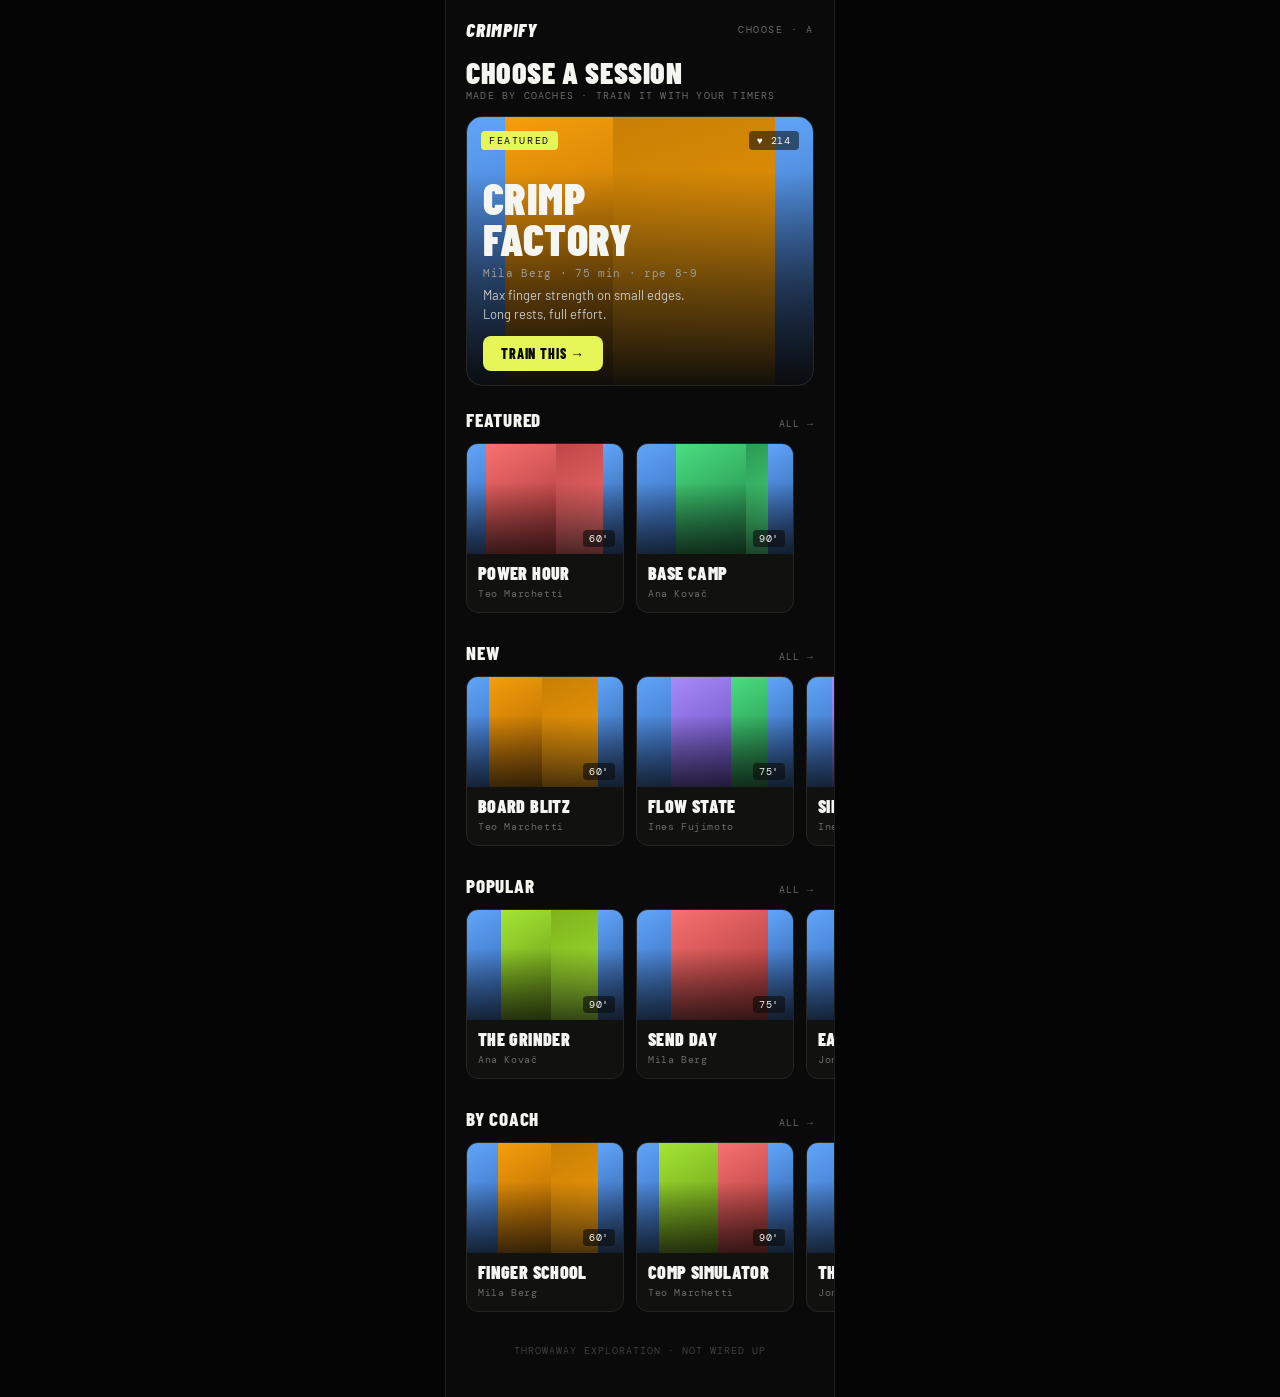
<file: explore/choose-a.html>
<!DOCTYPE html>
<html lang="en">
<head>
<meta charset="utf-8">
<meta name="viewport" content="width=device-width, initial-scale=1">
<title>Choose A · Spotify</title>
<link href="https://fonts.googleapis.com/css2?family=Barlow+Condensed:wght@700;800;900&family=DM+Mono:wght@400;500&family=Barlow:wght@400;500&display=swap" rel="stylesheet">
<style>
  /* throwaway verkenning A "Spotify" - editorial hero + shelves, discovery-led */
  * { margin:0; padding:0; box-sizing:border-box; -webkit-font-smoothing:antialiased; }
  :root {
    --acid:#E6F557; --bg:#0A0A0A; --s1:#111110; --s2:#161614;
    --border:#1E1E1C; --border2:#252523; --text:#F5F5F2; --sub:#9A9A96; --muted:#6A6A66;
  }
  html,body { background:#050505; color:var(--text); font-family:'Barlow',sans-serif; }
  .phone { max-width:390px; margin:0 auto; min-height:100vh; background:var(--bg); border-left:1px solid var(--border); border-right:1px solid var(--border); padding-bottom:40px; }

  .topbar { display:flex; align-items:center; justify-content:space-between; padding:18px 20px 6px; }
  .logo { font-family:'Barlow Condensed',sans-serif; font-weight:900; font-size:19px; letter-spacing:.06em; font-style:italic; }
  .view-tag { font-family:'DM Mono',monospace; font-size:10px; letter-spacing:.16em; text-transform:uppercase; color:var(--muted); }

  .page-title { font-family:'Barlow Condensed',sans-serif; font-weight:900; font-size:30px; text-transform:uppercase; letter-spacing:.02em; padding:10px 20px 2px; line-height:1; }
  .page-sub { font-family:'DM Mono',monospace; font-size:10px; letter-spacing:.12em; text-transform:uppercase; color:var(--muted); padding:0 20px 14px; }

  /* ── hero: cover-stijl, kleur als artwork ── */
  .hero { margin:0 20px; border-radius:16px; overflow:hidden; border:1px solid var(--border2); position:relative; cursor:pointer; }
  .hero-art { height:268px; position:relative; }
  .hero-art .tape { position:absolute; left:0; right:0; bottom:0; top:0; display:flex; }
  .hero-art .tape div { height:100%; }
  .hero-art::after { content:''; position:absolute; inset:0; background:linear-gradient(180deg, rgba(10,10,10,0) 20%, rgba(10,10,10,.55) 62%, rgba(10,10,10,.96) 100%); }
  .hero-flag { position:absolute; top:14px; left:14px; z-index:2; font-family:'DM Mono',monospace; font-size:10px; letter-spacing:.16em; text-transform:uppercase; color:#0A0A0A; background:var(--acid); border-radius:4px; padding:3px 8px; }
  .hero-likes { position:absolute; top:14px; right:14px; z-index:2; font-family:'DM Mono',monospace; font-size:10px; letter-spacing:.08em; color:var(--text); background:rgba(10,10,10,.55); border-radius:4px; padding:3px 8px; }
  .hero-body { position:absolute; left:0; right:0; bottom:0; z-index:2; padding:0 16px 14px; }
  .hero-name { font-family:'Barlow Condensed',sans-serif; font-weight:900; font-size:44px; line-height:.92; text-transform:uppercase; letter-spacing:.01em; }
  .hero-meta { font-family:'DM Mono',monospace; font-size:11px; letter-spacing:.06em; color:var(--sub); margin-top:7px; }
  .hero-intent { font-size:13px; line-height:1.45; color:#C8C8C4; margin-top:6px; max-width:30ch; }
  .hero-cta { display:inline-block; margin-top:12px; background:var(--acid); color:#0A0A0A; font-family:'Barlow Condensed',sans-serif; font-weight:800; font-size:14px; letter-spacing:.06em; text-transform:uppercase; border-radius:8px; padding:9px 18px; }

  /* ── shelves ── */
  .shelf-head { display:flex; align-items:baseline; justify-content:space-between; padding:22px 20px 10px; }
  .shelf-title { font-family:'Barlow Condensed',sans-serif; font-weight:800; font-size:19px; text-transform:uppercase; letter-spacing:.04em; }
  .shelf-more { font-family:'DM Mono',monospace; font-size:10px; letter-spacing:.1em; text-transform:uppercase; color:var(--muted); }
  .shelf { display:flex; gap:12px; overflow-x:auto; padding:2px 20px 6px; scrollbar-width:none; }
  .shelf::-webkit-scrollbar { display:none; }

  .cover-card { flex-shrink:0; width:158px; border-radius:12px; overflow:hidden; border:1px solid var(--border2); background:var(--s1); cursor:pointer; }
  .cover { height:110px; position:relative; }
  .cover .tape { position:absolute; inset:0; display:flex; }
  .cover .tape div { height:100%; }
  .cover::after { content:''; position:absolute; inset:0; background:linear-gradient(180deg, rgba(10,10,10,0) 35%, rgba(10,10,10,.72) 100%); }
  .cover .mins { position:absolute; right:8px; bottom:7px; z-index:2; font-family:'DM Mono',monospace; font-size:10px; letter-spacing:.06em; color:var(--text); background:rgba(10,10,10,.6); border-radius:4px; padding:2px 6px; }
  .cover-body { padding:10px 11px 12px; }
  .cover-name { font-family:'Barlow Condensed',sans-serif; font-weight:900; font-size:18px; line-height:1; text-transform:uppercase; letter-spacing:.02em; }
  .cover-coach { font-family:'DM Mono',monospace; font-size:10px; letter-spacing:.06em; color:var(--muted); margin-top:5px; }

  .footnote { font-family:'DM Mono',monospace; font-size:10px; letter-spacing:.1em; text-transform:uppercase; color:#3E3E3C; text-align:center; padding:26px 20px 0; }
</style>
</head>
<body>
<div class="phone">
  <div class="topbar"><div class="logo">CRIMPIFY</div><div class="view-tag">choose · a</div></div>
  <div class="page-title">Choose a session</div>
  <div class="page-sub">made by coaches · train it with your timers</div>

  <!-- hero: Crimp Factory, kleur als artwork uit de blok-tape -->
  <div class="hero">
    <div class="hero-art">
      <div class="tape">
        <div style="flex:10;background:linear-gradient(160deg,#60A5FA,#2f5ea8);"></div>
        <div style="flex:28;background:linear-gradient(160deg,#F59E0B,#a35f00);"></div>
        <div style="flex:42;background:linear-gradient(160deg,#c97f04,#F59E0B);"></div>
        <div style="flex:10;background:linear-gradient(160deg,#60A5FA,#274e8d);"></div>
      </div>
      <div class="hero-flag">featured</div>
      <div class="hero-likes">♥ 214</div>
      <div class="hero-body">
        <div class="hero-name">Crimp<br>Factory</div>
        <div class="hero-meta">Mila Berg · 75 min · rpe 8-9</div>
        <div class="hero-intent">Max finger strength on small edges. Long rests, full effort.</div>
        <div class="hero-cta">Train this →</div>
      </div>
    </div>
  </div>

  <!-- Featured shelf (rest) -->
  <div class="shelf-head"><div class="shelf-title">Featured</div><div class="shelf-more">all →</div></div>
  <div class="shelf">
    <div class="cover-card">
      <div class="cover"><div class="tape">
        <div style="flex:12;background:linear-gradient(150deg,#60A5FA,#2f5ea8);"></div>
        <div style="flex:45;background:linear-gradient(150deg,#F87171,#a03030);"></div>
        <div style="flex:30;background:linear-gradient(150deg,#c04848,#F87171);"></div>
        <div style="flex:13;background:linear-gradient(150deg,#60A5FA,#274e8d);"></div>
      </div><div class="mins">60'</div></div>
      <div class="cover-body"><div class="cover-name">Power Hour</div><div class="cover-coach">Teo Marchetti</div></div>
    </div>
    <div class="cover-card">
      <div class="cover"><div class="tape">
        <div style="flex:25;background:linear-gradient(150deg,#60A5FA,#2f5ea8);"></div>
        <div style="flex:45;background:linear-gradient(150deg,#4ADE80,#1d7c42);"></div>
        <div style="flex:14;background:linear-gradient(150deg,#2b9a55,#4ADE80);"></div>
        <div style="flex:16;background:linear-gradient(150deg,#60A5FA,#274e8d);"></div>
      </div><div class="mins">90'</div></div>
      <div class="cover-body"><div class="cover-name">Base Camp</div><div class="cover-coach">Ana Kovač</div></div>
    </div>
  </div>

  <!-- New -->
  <div class="shelf-head"><div class="shelf-title">New</div><div class="shelf-more">all →</div></div>
  <div class="shelf">
    <div class="cover-card">
      <div class="cover"><div class="tape">
        <div style="flex:14;background:linear-gradient(150deg,#60A5FA,#2f5ea8);"></div>
        <div style="flex:34;background:linear-gradient(150deg,#F59E0B,#a35f00);"></div>
        <div style="flex:36;background:linear-gradient(150deg,#c97f04,#F59E0B);"></div>
        <div style="flex:16;background:linear-gradient(150deg,#60A5FA,#274e8d);"></div>
      </div><div class="mins">60'</div></div>
      <div class="cover-body"><div class="cover-name">Board Blitz</div><div class="cover-coach">Teo Marchetti</div></div>
    </div>
    <div class="cover-card">
      <div class="cover"><div class="tape">
        <div style="flex:22;background:linear-gradient(150deg,#60A5FA,#2f5ea8);"></div>
        <div style="flex:38;background:linear-gradient(150deg,#A78BFA,#5f43b3);"></div>
        <div style="flex:24;background:linear-gradient(150deg,#4ADE80,#1d7c42);"></div>
        <div style="flex:16;background:linear-gradient(150deg,#60A5FA,#274e8d);"></div>
      </div><div class="mins">75'</div></div>
      <div class="cover-body"><div class="cover-name">Flow State</div><div class="cover-coach">Ines Fujimoto</div></div>
    </div>
    <div class="cover-card">
      <div class="cover"><div class="tape">
        <div style="flex:16;background:linear-gradient(150deg,#60A5FA,#2f5ea8);"></div>
        <div style="flex:40;background:linear-gradient(150deg,#A78BFA,#5f43b3);"></div>
        <div style="flex:28;background:linear-gradient(150deg,#7d5fd0,#A78BFA);"></div>
        <div style="flex:16;background:linear-gradient(150deg,#60A5FA,#274e8d);"></div>
      </div><div class="mins">45'</div></div>
      <div class="cover-body"><div class="cover-name">Silent Feet</div><div class="cover-coach">Ines Fujimoto</div></div>
    </div>
  </div>

  <!-- Popular -->
  <div class="shelf-head"><div class="shelf-title">Popular</div><div class="shelf-more">all →</div></div>
  <div class="shelf">
    <div class="cover-card">
      <div class="cover"><div class="tape">
        <div style="flex:22;background:linear-gradient(150deg,#60A5FA,#2f5ea8);"></div>
        <div style="flex:32;background:linear-gradient(150deg,#A3E635,#5f8a10);"></div>
        <div style="flex:30;background:linear-gradient(150deg,#7fb31d,#A3E635);"></div>
        <div style="flex:16;background:linear-gradient(150deg,#60A5FA,#274e8d);"></div>
      </div><div class="mins">90'</div></div>
      <div class="cover-body"><div class="cover-name">The Grinder</div><div class="cover-coach">Ana Kovač</div></div>
    </div>
    <div class="cover-card">
      <div class="cover"><div class="tape">
        <div style="flex:22;background:linear-gradient(150deg,#60A5FA,#2f5ea8);"></div>
        <div style="flex:62;background:linear-gradient(150deg,#F87171,#a03030);"></div>
        <div style="flex:16;background:linear-gradient(150deg,#60A5FA,#274e8d);"></div>
      </div><div class="mins">75'</div></div>
      <div class="cover-body"><div class="cover-name">Send Day</div><div class="cover-coach">Mila Berg</div></div>
    </div>
    <div class="cover-card">
      <div class="cover"><div class="tape">
        <div style="flex:22;background:linear-gradient(150deg,#60A5FA,#2f5ea8);"></div>
        <div style="flex:40;background:linear-gradient(150deg,#4ADE80,#1d7c42);"></div>
        <div style="flex:38;background:linear-gradient(150deg,#3b82c9,#60A5FA);"></div>
      </div><div class="mins">45'</div></div>
      <div class="cover-body"><div class="cover-name">Easy Does It</div><div class="cover-coach">Jonas Steen</div></div>
    </div>
  </div>

  <!-- By coach -->
  <div class="shelf-head"><div class="shelf-title">By coach</div><div class="shelf-more">all →</div></div>
  <div class="shelf">
    <div class="cover-card">
      <div class="cover"><div class="tape">
        <div style="flex:20;background:linear-gradient(150deg,#60A5FA,#2f5ea8);"></div>
        <div style="flex:34;background:linear-gradient(150deg,#F59E0B,#a35f00);"></div>
        <div style="flex:30;background:linear-gradient(150deg,#c97f04,#F59E0B);"></div>
        <div style="flex:16;background:linear-gradient(150deg,#60A5FA,#274e8d);"></div>
      </div><div class="mins">60'</div></div>
      <div class="cover-body"><div class="cover-name">Finger School</div><div class="cover-coach">Mila Berg</div></div>
    </div>
    <div class="cover-card">
      <div class="cover"><div class="tape">
        <div style="flex:14;background:linear-gradient(150deg,#60A5FA,#2f5ea8);"></div>
        <div style="flex:38;background:linear-gradient(150deg,#A3E635,#5f8a10);"></div>
        <div style="flex:32;background:linear-gradient(150deg,#F87171,#a03030);"></div>
        <div style="flex:16;background:linear-gradient(150deg,#60A5FA,#274e8d);"></div>
      </div><div class="mins">90'</div></div>
      <div class="cover-body"><div class="cover-name">Comp Simulator</div><div class="cover-coach">Teo Marchetti</div></div>
    </div>
    <div class="cover-card">
      <div class="cover"><div class="tape">
        <div style="flex:30;background:linear-gradient(150deg,#60A5FA,#2f5ea8);"></div>
        <div style="flex:26;background:linear-gradient(150deg,#3b82c9,#60A5FA);"></div>
        <div style="flex:22;background:linear-gradient(150deg,#F59E0B,#a35f00);"></div>
        <div style="flex:22;background:linear-gradient(150deg,#60A5FA,#274e8d);"></div>
      </div><div class="mins">45'</div></div>
      <div class="cover-body"><div class="cover-name">The Reset</div><div class="cover-coach">Jonas Steen</div></div>
    </div>
  </div>

  <div class="footnote">throwaway exploration · not wired up</div>
</div>
</body>
</html>
</file>
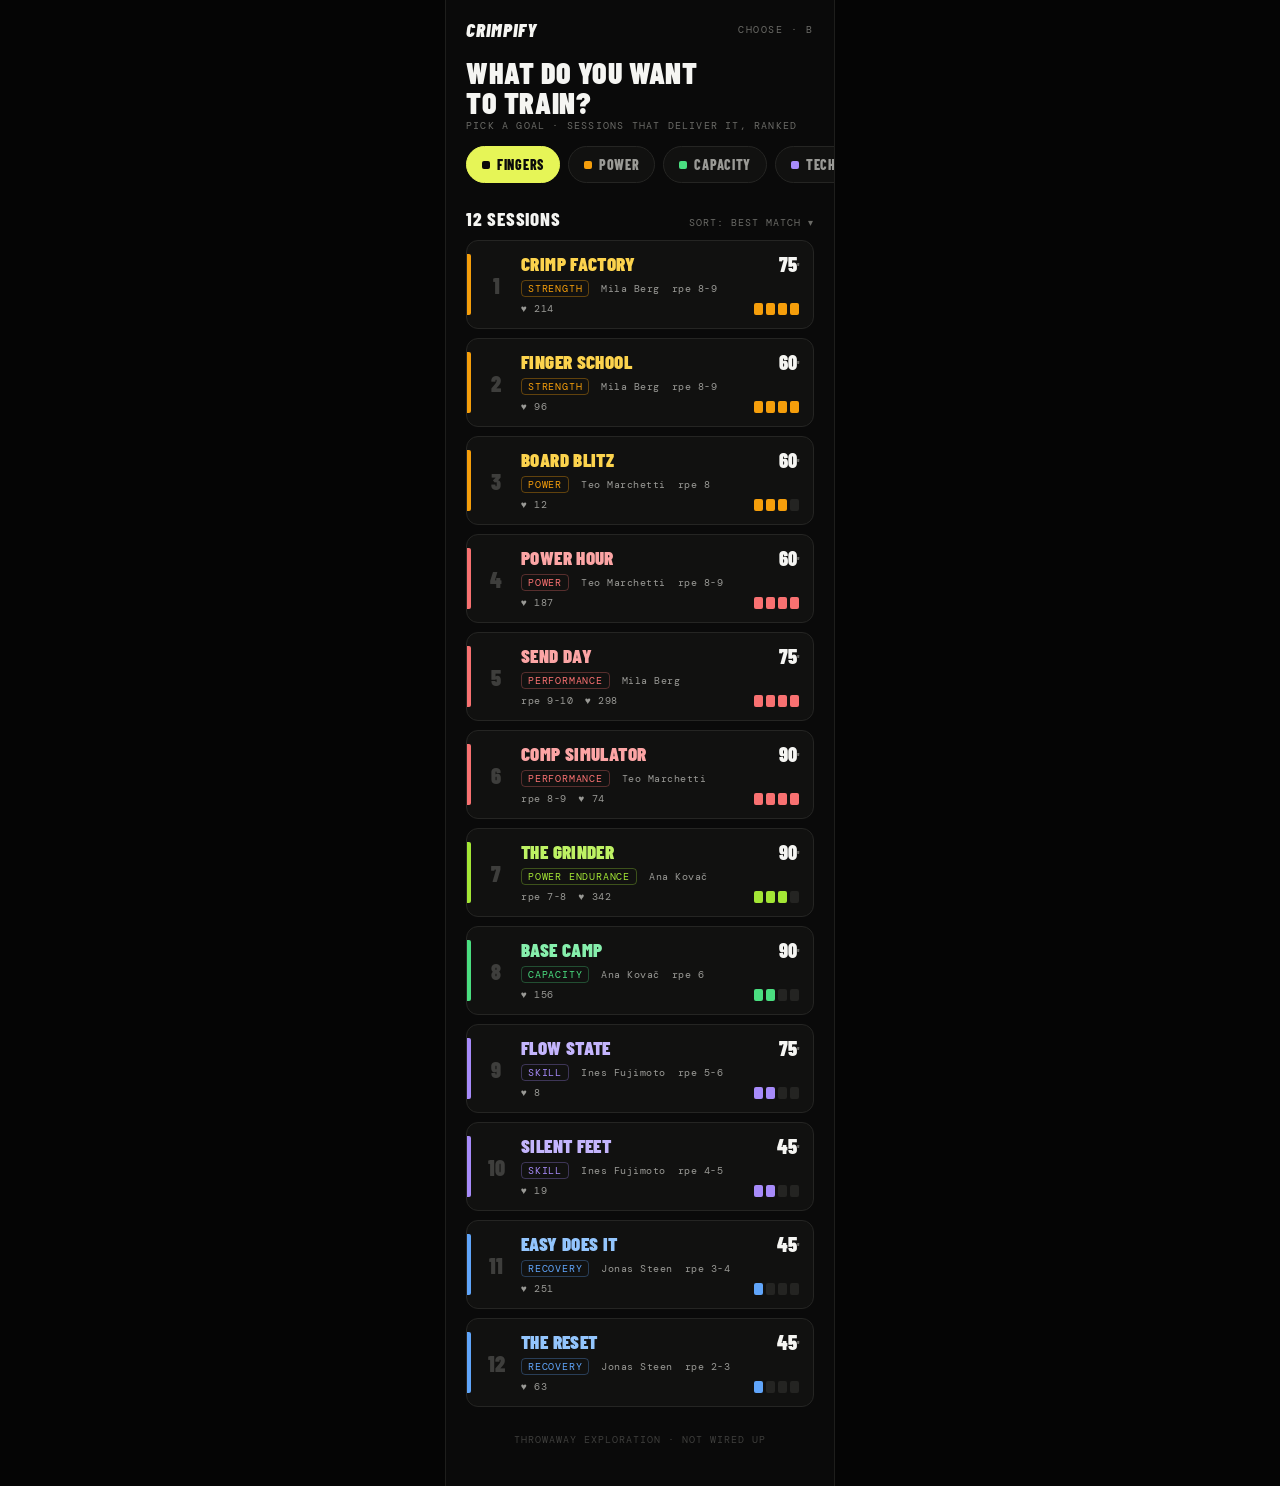
<file: explore/choose-b.html>
<!DOCTYPE html>
<html lang="en">
<head>
<meta charset="utf-8">
<meta name="viewport" content="width=device-width, initial-scale=1">
<title>Choose B · Join</title>
<link href="https://fonts.googleapis.com/css2?family=Barlow+Condensed:wght@700;800;900&family=DM+Mono:wght@400;500&family=Barlow:wght@400;500&display=swap" rel="stylesheet">
<style>
  /* throwaway verkenning B "Join" - doel eerst, geordende lijst, utility-led */
  * { margin:0; padding:0; box-sizing:border-box; -webkit-font-smoothing:antialiased; }
  :root {
    --acid:#E6F557; --bg:#0A0A0A; --s1:#111110; --s2:#161614;
    --border:#1E1E1C; --border2:#252523; --text:#F5F5F2; --sub:#9A9A96; --muted:#6A6A66;
  }
  html,body { background:#050505; color:var(--text); font-family:'Barlow',sans-serif; }
  .phone { max-width:390px; margin:0 auto; min-height:100vh; background:var(--bg); border-left:1px solid var(--border); border-right:1px solid var(--border); padding-bottom:40px; }

  .topbar { display:flex; align-items:center; justify-content:space-between; padding:18px 20px 6px; }
  .logo { font-family:'Barlow Condensed',sans-serif; font-weight:900; font-size:19px; letter-spacing:.06em; font-style:italic; }
  .view-tag { font-family:'DM Mono',monospace; font-size:10px; letter-spacing:.16em; text-transform:uppercase; color:var(--muted); }

  .page-title { font-family:'Barlow Condensed',sans-serif; font-weight:900; font-size:30px; text-transform:uppercase; letter-spacing:.02em; padding:10px 20px 2px; line-height:1; }
  .page-sub { font-family:'DM Mono',monospace; font-size:10px; letter-spacing:.12em; text-transform:uppercase; color:var(--muted); padding:0 20px 14px; }

  /* ── doel-chips ── */
  .goal-label { font-family:'DM Mono',monospace; font-size:10px; letter-spacing:.14em; text-transform:uppercase; color:var(--muted); padding:0 20px 8px; }
  .goals { display:flex; gap:8px; overflow-x:auto; padding:0 20px 4px; scrollbar-width:none; }
  .goals::-webkit-scrollbar { display:none; }
  .goal { flex-shrink:0; display:flex; align-items:center; gap:7px; font-family:'Barlow Condensed',sans-serif; font-weight:800; font-size:14px; letter-spacing:.05em; text-transform:uppercase; color:var(--sub); border:1px solid var(--border2); border-radius:999px; padding:9px 15px; background:var(--s1); cursor:pointer; }
  .goal .dot { width:8px; height:8px; border-radius:2px; }
  .goal.active { color:#0A0A0A; background:var(--acid); border-color:var(--acid); }
  .goal.active .dot { background:#0A0A0A !important; }

  /* ── ranglijst ── */
  .list-head { display:flex; align-items:baseline; justify-content:space-between; padding:20px 20px 10px; }
  .list-title { font-family:'Barlow Condensed',sans-serif; font-weight:800; font-size:19px; text-transform:uppercase; letter-spacing:.04em; }
  .list-sort { font-family:'DM Mono',monospace; font-size:10px; letter-spacing:.1em; text-transform:uppercase; color:var(--muted); }
  .list { display:flex; flex-direction:column; gap:9px; padding:0 20px; }

  .row { display:flex; align-items:stretch; gap:12px; background:var(--s1); border:1px solid var(--border2); border-radius:12px; padding:13px 14px 13px 0; cursor:pointer; overflow:hidden; }
  .row .accent { width:4px; flex-shrink:0; border-radius:0 2px 2px 0; }
  .rank { font-family:'Barlow Condensed',sans-serif; font-weight:900; font-size:22px; color:#3E3E3C; width:26px; text-align:center; align-self:center; flex-shrink:0; }
  .row-main { flex:1; min-width:0; }
  .row-name { font-family:'Barlow Condensed',sans-serif; font-weight:900; font-size:19px; line-height:1; text-transform:uppercase; letter-spacing:.02em; }
  .row-meta { display:flex; flex-wrap:wrap; align-items:center; gap:5px 12px; margin-top:7px; font-family:'DM Mono',monospace; font-size:10px; letter-spacing:.05em; color:var(--sub); }
  .row-meta .sys { font-size:10px; letter-spacing:.08em; text-transform:uppercase; padding:1px 6px; border-radius:4px; border:1px solid; }
  .row-side { display:flex; flex-direction:column; align-items:flex-end; justify-content:space-between; flex-shrink:0; }
  .row-mins { font-family:'Barlow Condensed',sans-serif; font-weight:900; font-size:20px; line-height:1; }
  .row-mins span { font-size:12px; color:var(--muted); }
  /* intensiteit: vier vingerkootjes van de crimp */
  .knuckles { display:flex; gap:3px; margin-top:8px; }
  .knuckles i { width:9px; height:12px; border-radius:2px; background:#242422; }
  .footnote { font-family:'DM Mono',monospace; font-size:10px; letter-spacing:.1em; text-transform:uppercase; color:#3E3E3C; text-align:center; padding:26px 20px 0; }
</style>
</head>
<body>
<div class="phone">
  <div class="topbar"><div class="logo">CRIMPIFY</div><div class="view-tag">choose · b</div></div>
  <div class="page-title">What do you want<br>to train?</div>
  <div class="page-sub">pick a goal · sessions that deliver it, ranked</div>

  <div class="goals">
    <div class="goal active"><span class="dot" style="background:#F59E0B;"></span>Fingers</div>
    <div class="goal"><span class="dot" style="background:#F59E0B;"></span>Power</div>
    <div class="goal"><span class="dot" style="background:#4ADE80;"></span>Capacity</div>
    <div class="goal"><span class="dot" style="background:#A78BFA;"></span>Technique</div>
    <div class="goal"><span class="dot" style="background:#A3E635;"></span>Pump</div>
    <div class="goal"><span class="dot" style="background:#60A5FA;"></span>Recovery</div>
  </div>

  <div class="list-head"><div class="list-title">12 sessions</div><div class="list-sort">sort: best match ▾</div></div>
  <div class="list">

    <div class="row">
      <div class="accent" style="background:#F59E0B;"></div>
      <div class="rank">1</div>
      <div class="row-main">
        <div class="row-name" style="color:#FCD34D;">Crimp Factory</div>
        <div class="row-meta">
          <span class="sys" style="color:#F59E0B;border-color:rgba(245,158,11,.35);">strength</span>
          <span>Mila Berg</span><span>rpe 8-9</span><span>♥ 214</span>
        </div>
      </div>
      <div class="row-side">
        <div class="row-mins">75<span>'</span></div>
        <div class="knuckles"><i style="background:#F59E0B;"></i><i style="background:#F59E0B;"></i><i style="background:#F59E0B;"></i><i style="background:#F59E0B;"></i></div>
      </div>
    </div>

    <div class="row">
      <div class="accent" style="background:#F59E0B;"></div>
      <div class="rank">2</div>
      <div class="row-main">
        <div class="row-name" style="color:#FCD34D;">Finger School</div>
        <div class="row-meta">
          <span class="sys" style="color:#F59E0B;border-color:rgba(245,158,11,.35);">strength</span>
          <span>Mila Berg</span><span>rpe 8-9</span><span>♥ 96</span>
        </div>
      </div>
      <div class="row-side">
        <div class="row-mins">60<span>'</span></div>
        <div class="knuckles"><i style="background:#F59E0B;"></i><i style="background:#F59E0B;"></i><i style="background:#F59E0B;"></i><i style="background:#F59E0B;"></i></div>
      </div>
    </div>

    <div class="row">
      <div class="accent" style="background:#F59E0B;"></div>
      <div class="rank">3</div>
      <div class="row-main">
        <div class="row-name" style="color:#FCD34D;">Board Blitz</div>
        <div class="row-meta">
          <span class="sys" style="color:#F59E0B;border-color:rgba(245,158,11,.35);">power</span>
          <span>Teo Marchetti</span><span>rpe 8</span><span>♥ 12</span>
        </div>
      </div>
      <div class="row-side">
        <div class="row-mins">60<span>'</span></div>
        <div class="knuckles"><i style="background:#F59E0B;"></i><i style="background:#F59E0B;"></i><i style="background:#F59E0B;"></i><i></i></div>
      </div>
    </div>

    <div class="row">
      <div class="accent" style="background:#F87171;"></div>
      <div class="rank">4</div>
      <div class="row-main">
        <div class="row-name" style="color:#FCA5A5;">Power Hour</div>
        <div class="row-meta">
          <span class="sys" style="color:#F87171;border-color:rgba(248,113,113,.3);">power</span>
          <span>Teo Marchetti</span><span>rpe 8-9</span><span>♥ 187</span>
        </div>
      </div>
      <div class="row-side">
        <div class="row-mins">60<span>'</span></div>
        <div class="knuckles"><i style="background:#F87171;"></i><i style="background:#F87171;"></i><i style="background:#F87171;"></i><i style="background:#F87171;"></i></div>
      </div>
    </div>

    <div class="row">
      <div class="accent" style="background:#F87171;"></div>
      <div class="rank">5</div>
      <div class="row-main">
        <div class="row-name" style="color:#FCA5A5;">Send Day</div>
        <div class="row-meta">
          <span class="sys" style="color:#F87171;border-color:rgba(248,113,113,.3);">performance</span>
          <span>Mila Berg</span><span>rpe 9-10</span><span>♥ 298</span>
        </div>
      </div>
      <div class="row-side">
        <div class="row-mins">75<span>'</span></div>
        <div class="knuckles"><i style="background:#F87171;"></i><i style="background:#F87171;"></i><i style="background:#F87171;"></i><i style="background:#F87171;"></i></div>
      </div>
    </div>

    <div class="row">
      <div class="accent" style="background:#F87171;"></div>
      <div class="rank">6</div>
      <div class="row-main">
        <div class="row-name" style="color:#FCA5A5;">Comp Simulator</div>
        <div class="row-meta">
          <span class="sys" style="color:#F87171;border-color:rgba(248,113,113,.3);">performance</span>
          <span>Teo Marchetti</span><span>rpe 8-9</span><span>♥ 74</span>
        </div>
      </div>
      <div class="row-side">
        <div class="row-mins">90<span>'</span></div>
        <div class="knuckles"><i style="background:#F87171;"></i><i style="background:#F87171;"></i><i style="background:#F87171;"></i><i style="background:#F87171;"></i></div>
      </div>
    </div>

    <div class="row">
      <div class="accent" style="background:#A3E635;"></div>
      <div class="rank">7</div>
      <div class="row-main">
        <div class="row-name" style="color:#BEF264;">The Grinder</div>
        <div class="row-meta">
          <span class="sys" style="color:#A3E635;border-color:rgba(163,230,53,.3);">power endurance</span>
          <span>Ana Kovač</span><span>rpe 7-8</span><span>♥ 342</span>
        </div>
      </div>
      <div class="row-side">
        <div class="row-mins">90<span>'</span></div>
        <div class="knuckles"><i style="background:#A3E635;"></i><i style="background:#A3E635;"></i><i style="background:#A3E635;"></i><i></i></div>
      </div>
    </div>

    <div class="row">
      <div class="accent" style="background:#4ADE80;"></div>
      <div class="rank">8</div>
      <div class="row-main">
        <div class="row-name" style="color:#86EFAC;">Base Camp</div>
        <div class="row-meta">
          <span class="sys" style="color:#4ADE80;border-color:rgba(74,222,128,.3);">capacity</span>
          <span>Ana Kovač</span><span>rpe 6</span><span>♥ 156</span>
        </div>
      </div>
      <div class="row-side">
        <div class="row-mins">90<span>'</span></div>
        <div class="knuckles"><i style="background:#4ADE80;"></i><i style="background:#4ADE80;"></i><i></i><i></i></div>
      </div>
    </div>

    <div class="row">
      <div class="accent" style="background:#A78BFA;"></div>
      <div class="rank">9</div>
      <div class="row-main">
        <div class="row-name" style="color:#C4B5FD;">Flow State</div>
        <div class="row-meta">
          <span class="sys" style="color:#A78BFA;border-color:rgba(167,139,250,.3);">skill</span>
          <span>Ines Fujimoto</span><span>rpe 5-6</span><span>♥ 8</span>
        </div>
      </div>
      <div class="row-side">
        <div class="row-mins">75<span>'</span></div>
        <div class="knuckles"><i style="background:#A78BFA;"></i><i style="background:#A78BFA;"></i><i></i><i></i></div>
      </div>
    </div>

    <div class="row">
      <div class="accent" style="background:#A78BFA;"></div>
      <div class="rank">10</div>
      <div class="row-main">
        <div class="row-name" style="color:#C4B5FD;">Silent Feet</div>
        <div class="row-meta">
          <span class="sys" style="color:#A78BFA;border-color:rgba(167,139,250,.3);">skill</span>
          <span>Ines Fujimoto</span><span>rpe 4-5</span><span>♥ 19</span>
        </div>
      </div>
      <div class="row-side">
        <div class="row-mins">45<span>'</span></div>
        <div class="knuckles"><i style="background:#A78BFA;"></i><i style="background:#A78BFA;"></i><i></i><i></i></div>
      </div>
    </div>

    <div class="row">
      <div class="accent" style="background:#60A5FA;"></div>
      <div class="rank">11</div>
      <div class="row-main">
        <div class="row-name" style="color:#93C5FD;">Easy Does It</div>
        <div class="row-meta">
          <span class="sys" style="color:#60A5FA;border-color:rgba(96,165,250,.3);">recovery</span>
          <span>Jonas Steen</span><span>rpe 3-4</span><span>♥ 251</span>
        </div>
      </div>
      <div class="row-side">
        <div class="row-mins">45<span>'</span></div>
        <div class="knuckles"><i style="background:#60A5FA;"></i><i></i><i></i><i></i></div>
      </div>
    </div>

    <div class="row">
      <div class="accent" style="background:#60A5FA;"></div>
      <div class="rank">12</div>
      <div class="row-main">
        <div class="row-name" style="color:#93C5FD;">The Reset</div>
        <div class="row-meta">
          <span class="sys" style="color:#60A5FA;border-color:rgba(96,165,250,.3);">recovery</span>
          <span>Jonas Steen</span><span>rpe 2-3</span><span>♥ 63</span>
        </div>
      </div>
      <div class="row-side">
        <div class="row-mins">45<span>'</span></div>
        <div class="knuckles"><i style="background:#60A5FA;"></i><i></i><i></i><i></i></div>
      </div>
    </div>

  </div>
  <div class="footnote">throwaway exploration · not wired up</div>
</div>
</body>
</html>
</file>
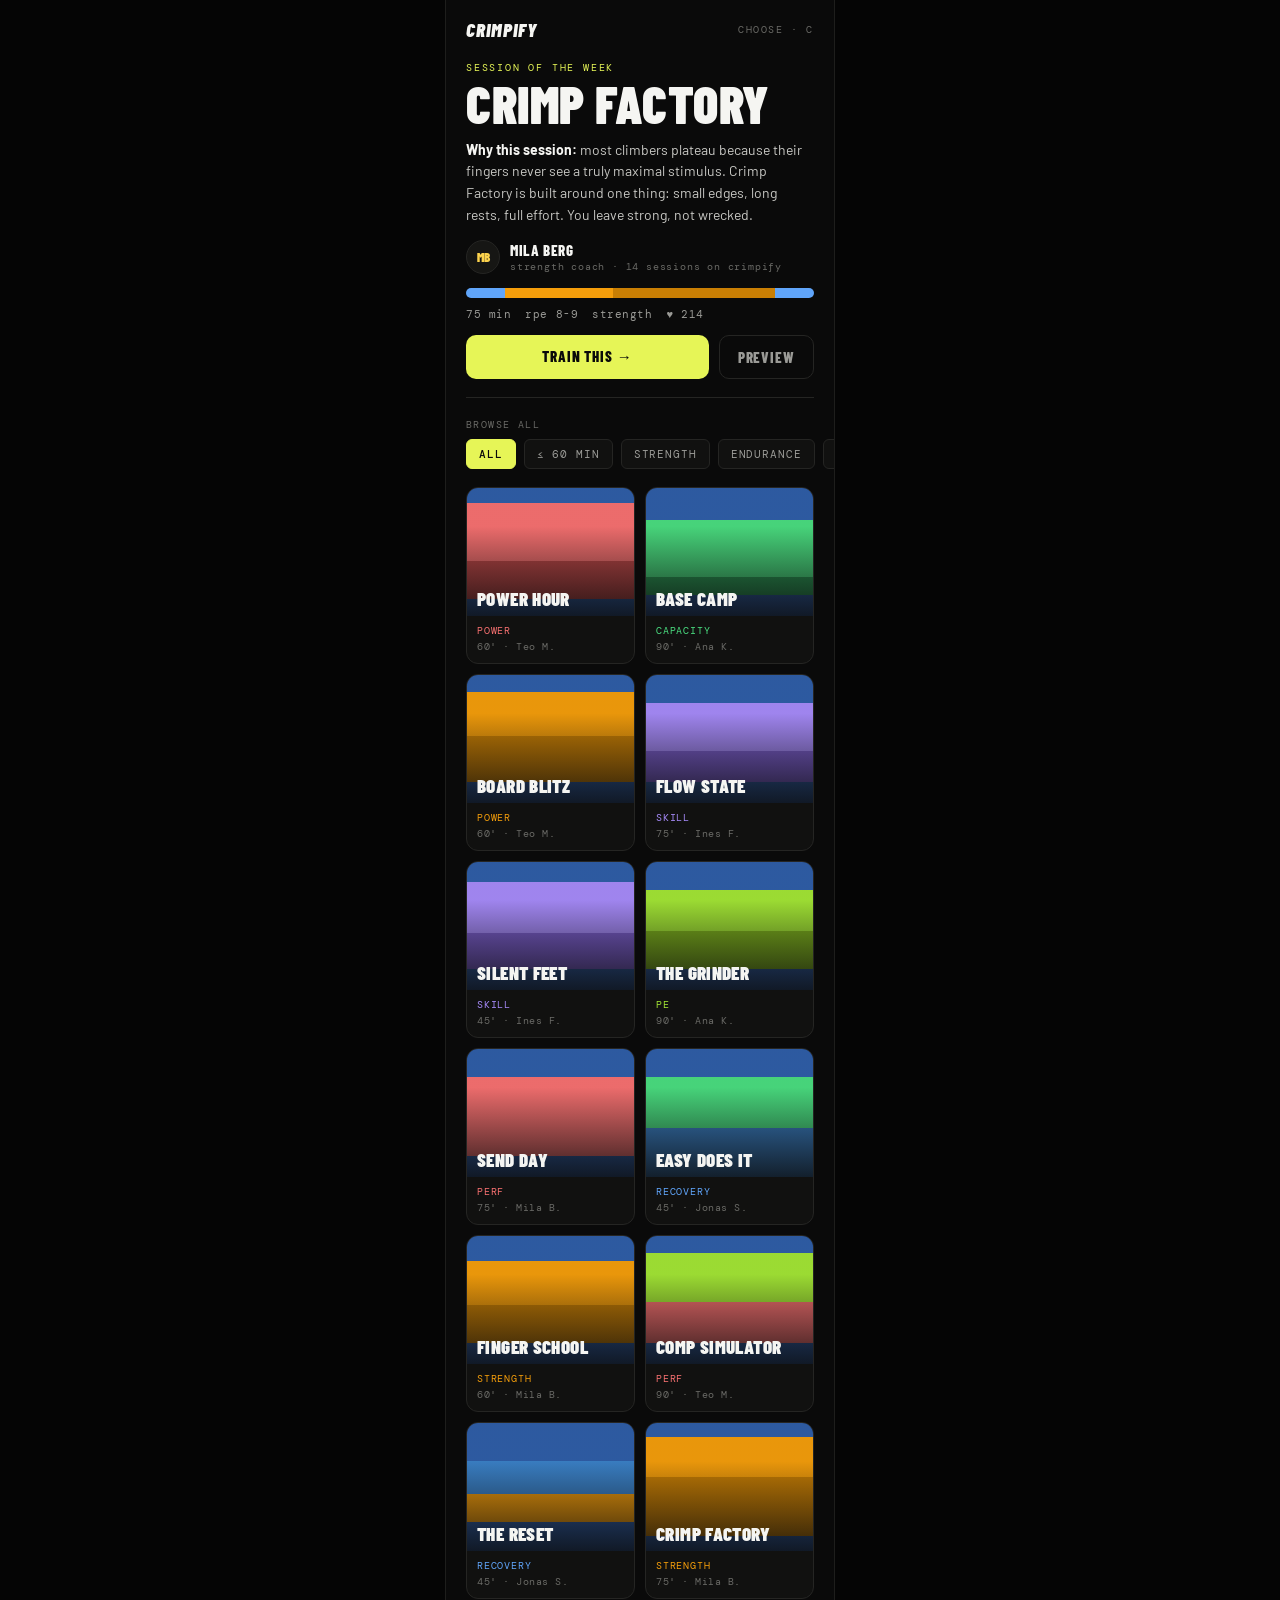
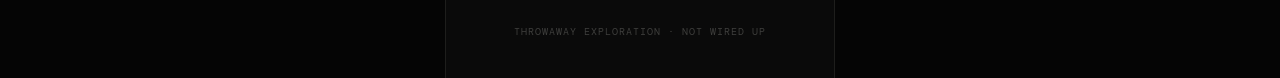
<file: explore/choose-c.html>
<!DOCTYPE html>
<html lang="en">
<head>
<meta charset="utf-8">
<meta name="viewport" content="width=device-width, initial-scale=1">
<title>Choose C · Magazine</title>
<link href="https://fonts.googleapis.com/css2?family=Barlow+Condensed:wght@700;800;900&family=DM+Mono:wght@400;500&family=Barlow:wght@400;500&display=swap" rel="stylesheet">
<style>
  /* throwaway verkenning C "Magazine" - redactioneel + strak raster, curation-led */
  * { margin:0; padding:0; box-sizing:border-box; -webkit-font-smoothing:antialiased; }
  :root {
    --acid:#E6F557; --bg:#0A0A0A; --s1:#111110; --s2:#161614;
    --border:#1E1E1C; --border2:#252523; --text:#F5F5F2; --sub:#9A9A96; --muted:#6A6A66;
  }
  html,body { background:#050505; color:var(--text); font-family:'Barlow',sans-serif; }
  .phone { max-width:390px; margin:0 auto; min-height:100vh; background:var(--bg); border-left:1px solid var(--border); border-right:1px solid var(--border); padding-bottom:40px; }

  .topbar { display:flex; align-items:center; justify-content:space-between; padding:18px 20px 6px; }
  .logo { font-family:'Barlow Condensed',sans-serif; font-weight:900; font-size:19px; letter-spacing:.06em; font-style:italic; }
  .view-tag { font-family:'DM Mono',monospace; font-size:10px; letter-spacing:.16em; text-transform:uppercase; color:var(--muted); }

  /* ── redactionele feature ── */
  .kicker { font-family:'DM Mono',monospace; font-size:10px; letter-spacing:.18em; text-transform:uppercase; color:var(--acid); padding:14px 20px 6px; }
  .feat { margin:0 20px; border-bottom:1px solid var(--border2); padding-bottom:18px; }
  .feat-name { font-family:'Barlow Condensed',sans-serif; font-weight:900; font-size:52px; line-height:.9; text-transform:uppercase; letter-spacing:.01em; }
  .feat-standfirst { font-size:14px; line-height:1.55; color:#C8C8C4; margin-top:12px; }
  .feat-standfirst b { color:var(--text); }
  .byline { display:flex; align-items:center; gap:10px; margin-top:14px; }
  .monogram { width:34px; height:34px; border-radius:50%; background:var(--s2); border:1px solid var(--border2); display:flex; align-items:center; justify-content:center; font-family:'Barlow Condensed',sans-serif; font-weight:900; font-size:13px; color:#FCD34D; flex-shrink:0; }
  .byline-name { font-family:'Barlow Condensed',sans-serif; font-weight:800; font-size:15px; text-transform:uppercase; letter-spacing:.04em; }
  .byline-role { font-family:'DM Mono',monospace; font-size:10px; letter-spacing:.08em; color:var(--muted); margin-top:1px; }
  .feat-tape { display:flex; height:10px; border-radius:5px; overflow:hidden; margin-top:14px; }
  .feat-meta { display:flex; gap:14px; margin-top:9px; font-family:'DM Mono',monospace; font-size:11px; letter-spacing:.05em; color:var(--sub); }
  .feat-cta { display:flex; gap:10px; margin-top:14px; }
  .feat-cta .go { flex:1; text-align:center; background:var(--acid); color:#0A0A0A; font-family:'Barlow Condensed',sans-serif; font-weight:800; font-size:15px; letter-spacing:.06em; text-transform:uppercase; border-radius:10px; padding:12px; cursor:pointer; }
  .feat-cta .peek { flex:0 0 auto; text-align:center; border:1px solid var(--border2); color:var(--sub); font-family:'Barlow Condensed',sans-serif; font-weight:800; font-size:15px; letter-spacing:.06em; text-transform:uppercase; border-radius:10px; padding:12px 18px; cursor:pointer; }

  /* ── filters ── */
  .filter-label { font-family:'DM Mono',monospace; font-size:10px; letter-spacing:.14em; text-transform:uppercase; color:var(--muted); padding:20px 20px 8px; }
  .filters { display:flex; gap:8px; overflow-x:auto; padding:0 20px 6px; scrollbar-width:none; }
  .filters::-webkit-scrollbar { display:none; }
  .fchip { flex-shrink:0; font-family:'DM Mono',monospace; font-size:11px; letter-spacing:.08em; text-transform:uppercase; color:var(--sub); border:1px solid var(--border2); border-radius:6px; padding:7px 12px; background:var(--s1); cursor:pointer; }
  .fchip.active { color:#0A0A0A; background:var(--acid); border-color:var(--acid); font-weight:500; }

  /* ── raster van covers ── */
  .grid { display:grid; grid-template-columns:1fr 1fr; gap:10px; padding:12px 20px 0; }
  .g-card { border-radius:12px; overflow:hidden; border:1px solid var(--border2); background:var(--s1); cursor:pointer; position:relative; }
  .g-art { height:128px; position:relative; }
  .g-art .tape { position:absolute; inset:0; display:flex; flex-direction:column; }
  .g-art .tape div { width:100%; }
  .g-art::after { content:''; position:absolute; inset:0; background:linear-gradient(180deg, rgba(10,10,10,.05) 30%, rgba(10,10,10,.82) 100%); }
  .g-name { position:absolute; left:10px; right:10px; bottom:8px; z-index:2; font-family:'Barlow Condensed',sans-serif; font-weight:900; font-size:19px; line-height:.95; text-transform:uppercase; letter-spacing:.02em; }
  .g-meta { padding:8px 10px 10px; font-family:'DM Mono',monospace; font-size:10px; letter-spacing:.05em; color:var(--muted); }
  .g-meta .sys { display:block; text-transform:uppercase; letter-spacing:.08em; margin-bottom:3px; }
  .footnote { font-family:'DM Mono',monospace; font-size:10px; letter-spacing:.1em; text-transform:uppercase; color:#3E3E3C; text-align:center; padding:26px 20px 0; }
</style>
</head>
<body>
<div class="phone">
  <div class="topbar"><div class="logo">CRIMPIFY</div><div class="view-tag">choose · c</div></div>

  <div class="kicker">session of the week</div>
  <div class="feat">
    <div class="feat-name">Crimp Factory</div>
    <div class="feat-standfirst"><b>Why this session:</b> most climbers plateau because their fingers never see a truly maximal stimulus. Crimp Factory is built around one thing: small edges, long rests, full effort. You leave strong, not wrecked.</div>
    <div class="byline">
      <div class="monogram">MB</div>
      <div>
        <div class="byline-name">Mila Berg</div>
        <div class="byline-role">strength coach · 14 sessions on crimpify</div>
      </div>
    </div>
    <div class="feat-tape">
      <div style="flex:10;background:#60A5FA;"></div>
      <div style="flex:28;background:#F59E0B;"></div>
      <div style="flex:42;background:#c97f04;"></div>
      <div style="flex:10;background:#60A5FA;"></div>
    </div>
    <div class="feat-meta"><span>75 min</span><span>rpe 8-9</span><span>strength</span><span>♥ 214</span></div>
    <div class="feat-cta"><div class="go">Train this →</div><div class="peek">Preview</div></div>
  </div>

  <div class="filter-label">browse all</div>
  <div class="filters">
    <div class="fchip active">all</div>
    <div class="fchip">≤ 60 min</div>
    <div class="fchip">strength</div>
    <div class="fchip">endurance</div>
    <div class="fchip">technique</div>
    <div class="fchip">recovery</div>
    <div class="fchip">beginner-proof</div>
  </div>

  <div class="grid">
    <div class="g-card">
      <div class="g-art"><div class="tape">
        <div style="flex:12;background:#2f5ea8;"></div><div style="flex:45;background:#F87171;"></div><div style="flex:30;background:#c04848;"></div><div style="flex:13;background:#2f5ea8;"></div>
      </div><div class="g-name">Power Hour</div></div>
      <div class="g-meta"><span class="sys" style="color:#F87171;">power</span><span>60' · Teo M.</span></div>
    </div>
    <div class="g-card">
      <div class="g-art"><div class="tape">
        <div style="flex:25;background:#2f5ea8;"></div><div style="flex:45;background:#4ADE80;"></div><div style="flex:14;background:#2b9a55;"></div><div style="flex:16;background:#2f5ea8;"></div>
      </div><div class="g-name">Base Camp</div></div>
      <div class="g-meta"><span class="sys" style="color:#4ADE80;">capacity</span><span>90' · Ana K.</span></div>
    </div>
    <div class="g-card">
      <div class="g-art"><div class="tape">
        <div style="flex:14;background:#2f5ea8;"></div><div style="flex:34;background:#F59E0B;"></div><div style="flex:36;background:#c97f04;"></div><div style="flex:16;background:#2f5ea8;"></div>
      </div><div class="g-name">Board Blitz</div></div>
      <div class="g-meta"><span class="sys" style="color:#F59E0B;">power</span><span>60' · Teo M.</span></div>
    </div>
    <div class="g-card">
      <div class="g-art"><div class="tape">
        <div style="flex:22;background:#2f5ea8;"></div><div style="flex:38;background:#A78BFA;"></div><div style="flex:24;background:#7d5fd0;"></div><div style="flex:16;background:#2f5ea8;"></div>
      </div><div class="g-name">Flow State</div></div>
      <div class="g-meta"><span class="sys" style="color:#A78BFA;">skill</span><span>75' · Ines F.</span></div>
    </div>
    <div class="g-card">
      <div class="g-art"><div class="tape">
        <div style="flex:16;background:#2f5ea8;"></div><div style="flex:40;background:#A78BFA;"></div><div style="flex:28;background:#7d5fd0;"></div><div style="flex:16;background:#2f5ea8;"></div>
      </div><div class="g-name">Silent Feet</div></div>
      <div class="g-meta"><span class="sys" style="color:#A78BFA;">skill</span><span>45' · Ines F.</span></div>
    </div>
    <div class="g-card">
      <div class="g-art"><div class="tape">
        <div style="flex:22;background:#2f5ea8;"></div><div style="flex:32;background:#A3E635;"></div><div style="flex:30;background:#7fb31d;"></div><div style="flex:16;background:#2f5ea8;"></div>
      </div><div class="g-name">The Grinder</div></div>
      <div class="g-meta"><span class="sys" style="color:#A3E635;">pe</span><span>90' · Ana K.</span></div>
    </div>
    <div class="g-card">
      <div class="g-art"><div class="tape">
        <div style="flex:22;background:#2f5ea8;"></div><div style="flex:62;background:#F87171;"></div><div style="flex:16;background:#2f5ea8;"></div>
      </div><div class="g-name">Send Day</div></div>
      <div class="g-meta"><span class="sys" style="color:#F87171;">perf</span><span>75' · Mila B.</span></div>
    </div>
    <div class="g-card">
      <div class="g-art"><div class="tape">
        <div style="flex:22;background:#2f5ea8;"></div><div style="flex:40;background:#4ADE80;"></div><div style="flex:38;background:#3b82c9;"></div>
      </div><div class="g-name">Easy Does It</div></div>
      <div class="g-meta"><span class="sys" style="color:#60A5FA;">recovery</span><span>45' · Jonas S.</span></div>
    </div>
    <div class="g-card">
      <div class="g-art"><div class="tape">
        <div style="flex:20;background:#2f5ea8;"></div><div style="flex:34;background:#F59E0B;"></div><div style="flex:30;background:#c97f04;"></div><div style="flex:16;background:#2f5ea8;"></div>
      </div><div class="g-name">Finger School</div></div>
      <div class="g-meta"><span class="sys" style="color:#F59E0B;">strength</span><span>60' · Mila B.</span></div>
    </div>
    <div class="g-card">
      <div class="g-art"><div class="tape">
        <div style="flex:14;background:#2f5ea8;"></div><div style="flex:38;background:#A3E635;"></div><div style="flex:32;background:#F87171;"></div><div style="flex:16;background:#2f5ea8;"></div>
      </div><div class="g-name">Comp Simulator</div></div>
      <div class="g-meta"><span class="sys" style="color:#F87171;">perf</span><span>90' · Teo M.</span></div>
    </div>
    <div class="g-card">
      <div class="g-art"><div class="tape">
        <div style="flex:30;background:#2f5ea8;"></div><div style="flex:26;background:#3b82c9;"></div><div style="flex:22;background:#F59E0B;"></div><div style="flex:22;background:#2f5ea8;"></div>
      </div><div class="g-name">The Reset</div></div>
      <div class="g-meta"><span class="sys" style="color:#60A5FA;">recovery</span><span>45' · Jonas S.</span></div>
    </div>
    <div class="g-card">
      <div class="g-art"><div class="tape">
        <div style="flex:10;background:#2f5ea8;"></div><div style="flex:28;background:#F59E0B;"></div><div style="flex:42;background:#c97f04;"></div><div style="flex:10;background:#2f5ea8;"></div>
      </div><div class="g-name">Crimp Factory</div></div>
      <div class="g-meta"><span class="sys" style="color:#F59E0B;">strength</span><span>75' · Mila B.</span></div>
    </div>
  </div>

  <div class="footnote">throwaway exploration · not wired up</div>
</div>
</body>
</html>
</file>
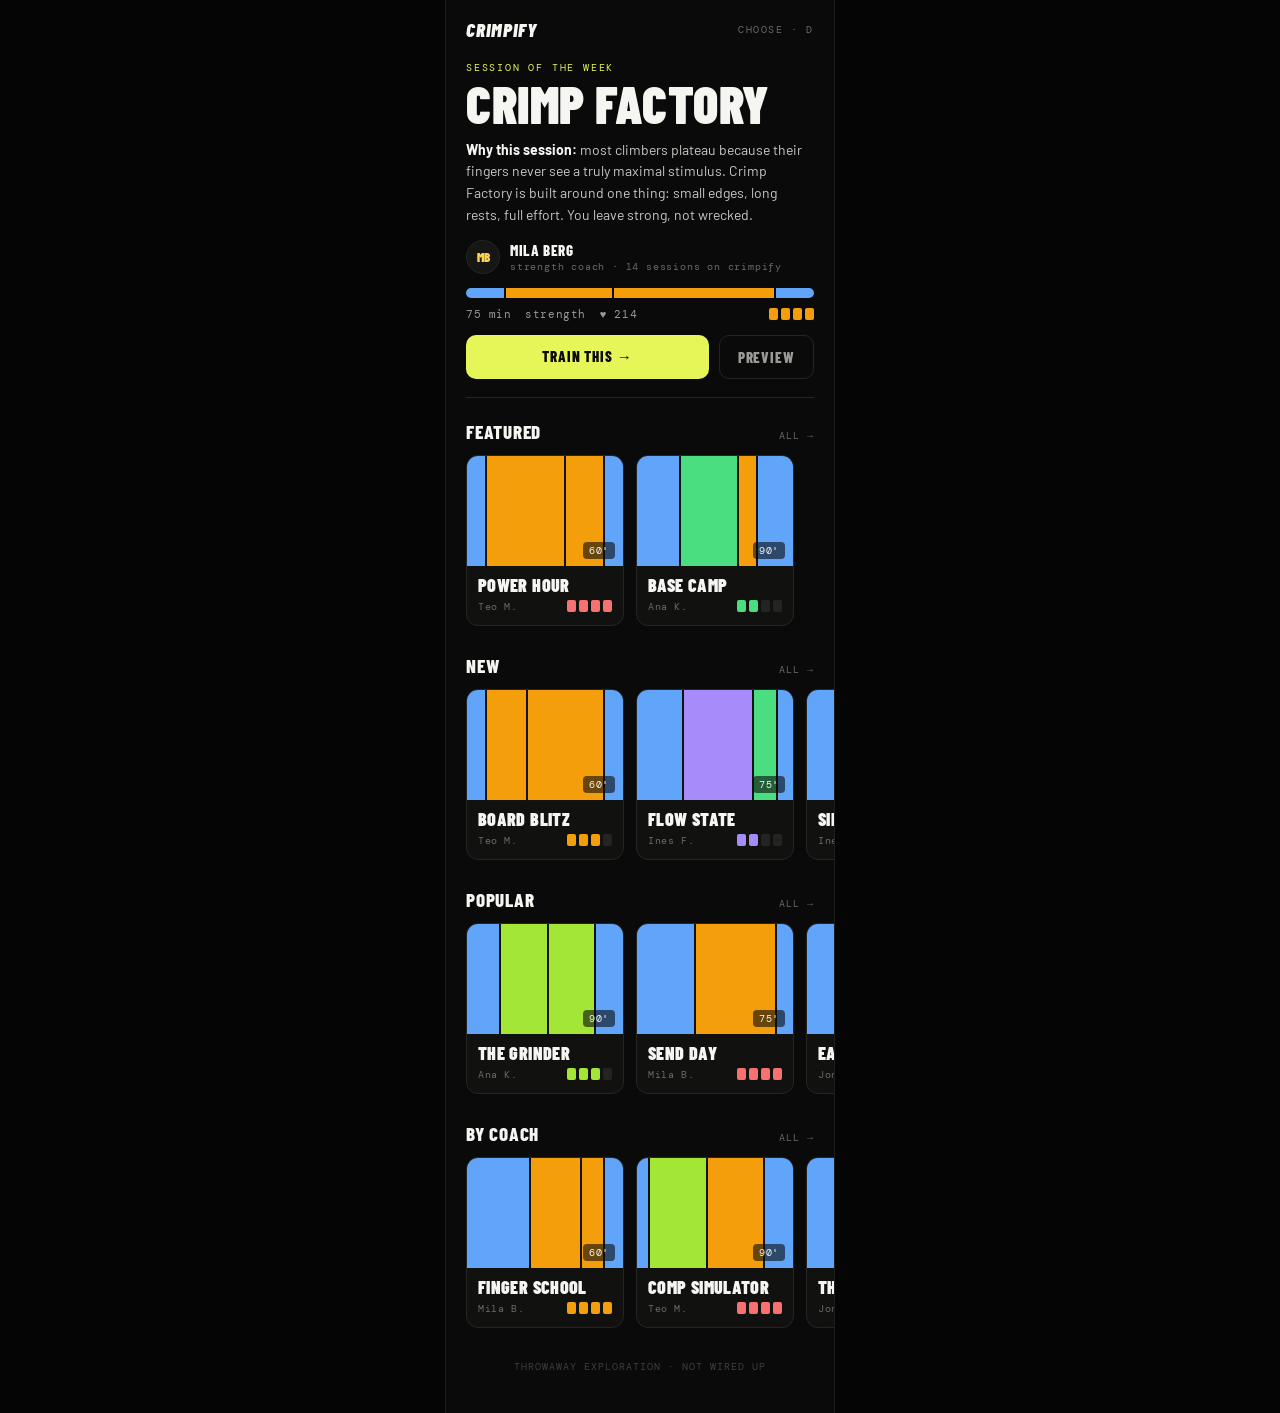
<file: explore/choose-d.html>
<!DOCTYPE html>
<html lang="en">
<head>
<meta charset="utf-8">
<meta name="viewport" content="width=device-width, initial-scale=1">
<title>Choose D · synthesis</title>
<link href="https://fonts.googleapis.com/css2?family=Barlow+Condensed:wght@700;800;900&family=DM+Mono:wght@400;500&family=Barlow:wght@400;500&display=swap" rel="stylesheet">
<style>
  /* throwaway verkenning D - synthese: hero van C, planken van A, rpe-phalanx van B.
     Cover = mini-blauwdruk: banden zijn de echte bloksequentie, breedte = blokduur (flex = basisminuten),
     kleur = categoriekleur van het blok. Phalanx = EFFORT (vast motief, later vastleggen in CLAUDE.md). */
  * { margin:0; padding:0; box-sizing:border-box; -webkit-font-smoothing:antialiased; }
  :root {
    --acid:#E6F557; --bg:#0A0A0A; --s1:#111110; --s2:#161614;
    --border:#1E1E1C; --border2:#252523; --text:#F5F5F2; --sub:#9A9A96; --muted:#6A6A66;
  }
  html,body { background:#050505; color:var(--text); font-family:'Barlow',sans-serif; }
  .phone { max-width:390px; margin:0 auto; min-height:100vh; background:var(--bg); border-left:1px solid var(--border); border-right:1px solid var(--border); padding-bottom:40px; }

  .topbar { display:flex; align-items:center; justify-content:space-between; padding:18px 20px 6px; }
  .logo { font-family:'Barlow Condensed',sans-serif; font-weight:900; font-size:19px; letter-spacing:.06em; font-style:italic; }
  .view-tag { font-family:'DM Mono',monospace; font-size:10px; letter-spacing:.16em; text-transform:uppercase; color:var(--muted); }

  /* ── hero: redactioneel (uit C) ── */
  .kicker { font-family:'DM Mono',monospace; font-size:10px; letter-spacing:.18em; text-transform:uppercase; color:var(--acid); padding:14px 20px 6px; }
  .feat { margin:0 20px; border-bottom:1px solid var(--border2); padding-bottom:18px; }
  .feat-name { font-family:'Barlow Condensed',sans-serif; font-weight:900; font-size:52px; line-height:.9; text-transform:uppercase; letter-spacing:.01em; }
  .feat-standfirst { font-size:14px; line-height:1.55; color:#C8C8C4; margin-top:12px; }
  .feat-standfirst b { color:var(--text); }
  .byline { display:flex; align-items:center; gap:10px; margin-top:14px; }
  .monogram { width:34px; height:34px; border-radius:50%; background:var(--s2); border:1px solid var(--border2); display:flex; align-items:center; justify-content:center; font-family:'Barlow Condensed',sans-serif; font-weight:900; font-size:13px; color:#FCD34D; flex-shrink:0; }
  .byline-name { font-family:'Barlow Condensed',sans-serif; font-weight:800; font-size:15px; text-transform:uppercase; letter-spacing:.04em; }
  .byline-role { font-family:'DM Mono',monospace; font-size:10px; letter-spacing:.08em; color:var(--muted); margin-top:1px; }
  .feat-tape { display:flex; gap:2px; height:10px; border-radius:5px; overflow:hidden; margin-top:14px; }
  .feat-meta { display:flex; gap:14px; align-items:center; margin-top:9px; font-family:'DM Mono',monospace; font-size:11px; letter-spacing:.05em; color:var(--sub); }
  .feat-cta { display:flex; gap:10px; margin-top:14px; }
  .feat-cta .go { flex:1; text-align:center; background:var(--acid); color:#0A0A0A; font-family:'Barlow Condensed',sans-serif; font-weight:800; font-size:15px; letter-spacing:.06em; text-transform:uppercase; border-radius:10px; padding:12px; cursor:pointer; }
  .feat-cta .peek { flex:0 0 auto; text-align:center; border:1px solid var(--border2); color:var(--sub); font-family:'Barlow Condensed',sans-serif; font-weight:800; font-size:15px; letter-spacing:.06em; text-transform:uppercase; border-radius:10px; padding:12px 18px; cursor:pointer; }

  /* ── rpe-phalanx (uit B): vier vingerkootjes, betekent overal EFFORT ── */
  .phalanx { display:flex; gap:3px; }
  .phalanx i { width:9px; height:12px; border-radius:2px; background:#242422; }

  /* ── planken (uit A) ── */
  .shelf-head { display:flex; align-items:baseline; justify-content:space-between; padding:22px 20px 10px; }
  .shelf-title { font-family:'Barlow Condensed',sans-serif; font-weight:800; font-size:19px; text-transform:uppercase; letter-spacing:.04em; }
  .shelf-more { font-family:'DM Mono',monospace; font-size:10px; letter-spacing:.1em; text-transform:uppercase; color:var(--muted); }
  .shelf { display:flex; gap:12px; overflow-x:auto; padding:2px 20px 6px; scrollbar-width:none; }
  .shelf::-webkit-scrollbar { display:none; }

  .cover-card { flex-shrink:0; width:158px; border-radius:12px; overflow:hidden; border:1px solid var(--border2); background:var(--s1); cursor:pointer; }
  /* cover = blauwdruk: verticale banden, links → rechts = volgorde van de sessie */
  .cover { height:110px; position:relative; }
  .cover .tape { position:absolute; inset:0; display:flex; gap:2px; }
  .cover .tape div { height:100%; }
  /* geen overlay: de blauwdruk is het beeld, vlak en eerlijk */
  .cover .mins { position:absolute; right:8px; bottom:7px; z-index:2; font-family:'DM Mono',monospace; font-size:10px; letter-spacing:.06em; color:var(--text); background:rgba(10,10,10,.6); border-radius:4px; padding:2px 6px; }
  .cover-body { padding:10px 11px 12px; }
  .cover-name { font-family:'Barlow Condensed',sans-serif; font-weight:900; font-size:18px; line-height:1; text-transform:uppercase; letter-spacing:.02em; }
  .cover-foot { display:flex; align-items:center; justify-content:space-between; gap:8px; margin-top:6px; }
  .cover-coach { font-family:'DM Mono',monospace; font-size:10px; letter-spacing:.06em; color:var(--muted); }

  .footnote { font-family:'DM Mono',monospace; font-size:10px; letter-spacing:.1em; text-transform:uppercase; color:#3E3E3C; text-align:center; padding:26px 20px 0; }
</style>
</head>
<body>
<div class="phone">
  <div class="topbar"><div class="logo">CRIMPIFY</div><div class="view-tag">choose · d</div></div>

  <div class="kicker">session of the week</div>
  <div class="feat">
    <div class="feat-name">Crimp Factory</div>
    <div class="feat-standfirst"><b>Why this session:</b> most climbers plateau because their fingers never see a truly maximal stimulus. Crimp Factory is built around one thing: small edges, long rests, full effort. You leave strong, not wrecked.</div>
    <div class="byline">
      <div class="monogram">MB</div>
      <div>
        <div class="byline-name">Mila Berg</div>
        <div class="byline-role">strength coach · 14 sessions on crimpify</div>
      </div>
    </div>
    <!-- Crimp Factory: dynamic 10 · max hangs 28 · board 1 42 · stretch 10 -->
    <div class="feat-tape">
      <div style="flex:10;background:#60A5FA;"></div>
      <div style="flex:28;background:#F59E0B;"></div>
      <div style="flex:42;background:#F59E0B;"></div>
      <div style="flex:10;background:#60A5FA;"></div>
    </div>
    <div class="feat-meta">
      <span>75 min</span><span>strength</span><span>♥ 214</span>
      <span class="phalanx" style="margin-left:auto;"><i style="background:#F59E0B;"></i><i style="background:#F59E0B;"></i><i style="background:#F59E0B;"></i><i style="background:#F59E0B;"></i></span>
    </div>
    <div class="feat-cta"><div class="go">Train this →</div><div class="peek">Preview</div></div>
  </div>

  <!-- Featured -->
  <div class="shelf-head"><div class="shelf-title">Featured</div><div class="shelf-more">all →</div></div>
  <div class="shelf">
    <div class="cover-card">
      <!-- Power Hour: dynamic 10 · limit blocks 42 · dynos 20 · stretch 10 -->
      <div class="cover"><div class="tape">
        <div style="flex:10;background:#60A5FA;"></div>
        <div style="flex:42;background:#F59E0B;"></div>
        <div style="flex:20;background:#F59E0B;"></div>
        <div style="flex:10;background:#60A5FA;"></div>
      </div><div class="mins">60'</div></div>
      <div class="cover-body">
        <div class="cover-name">Power Hour</div>
        <div class="cover-foot"><div class="cover-coach">Teo M.</div>
          <span class="phalanx"><i style="background:#F87171;"></i><i style="background:#F87171;"></i><i style="background:#F87171;"></i><i style="background:#F87171;"></i></span></div>
      </div>
    </div>
    <div class="cover-card">
      <!-- Base Camp: warm-up 30 · volume 40 · board application 12 · extended stretch 25 -->
      <div class="cover"><div class="tape">
        <div style="flex:30;background:#60A5FA;"></div>
        <div style="flex:40;background:#4ADE80;"></div>
        <div style="flex:12;background:#F59E0B;"></div>
        <div style="flex:25;background:#60A5FA;"></div>
      </div><div class="mins">90'</div></div>
      <div class="cover-body">
        <div class="cover-name">Base Camp</div>
        <div class="cover-foot"><div class="cover-coach">Ana K.</div>
          <span class="phalanx"><i style="background:#4ADE80;"></i><i style="background:#4ADE80;"></i><i></i><i></i></span></div>
      </div>
    </div>
  </div>

  <!-- New -->
  <div class="shelf-head"><div class="shelf-title">New</div><div class="shelf-more">all →</div></div>
  <div class="shelf">
    <div class="cover-card">
      <!-- Board Blitz: dynamic 10 · campus 22 · board 1 42 · stretch 10 -->
      <div class="cover"><div class="tape">
        <div style="flex:10;background:#60A5FA;"></div>
        <div style="flex:22;background:#F59E0B;"></div>
        <div style="flex:42;background:#F59E0B;"></div>
        <div style="flex:10;background:#60A5FA;"></div>
      </div><div class="mins">60'</div></div>
      <div class="cover-body">
        <div class="cover-name">Board Blitz</div>
        <div class="cover-foot"><div class="cover-coach">Teo M.</div>
          <span class="phalanx"><i style="background:#F59E0B;"></i><i style="background:#F59E0B;"></i><i style="background:#F59E0B;"></i><i></i></span></div>
      </div>
    </div>
    <div class="cover-card">
      <!-- Flow State: warm-up 30 · drill blocks 45 · spray light 15 · stretch 10 -->
      <div class="cover"><div class="tape">
        <div style="flex:30;background:#60A5FA;"></div>
        <div style="flex:45;background:#A78BFA;"></div>
        <div style="flex:15;background:#4ADE80;"></div>
        <div style="flex:10;background:#60A5FA;"></div>
      </div><div class="mins">75'</div></div>
      <div class="cover-body">
        <div class="cover-name">Flow State</div>
        <div class="cover-foot"><div class="cover-coach">Ines F.</div>
          <span class="phalanx"><i style="background:#A78BFA;"></i><i style="background:#A78BFA;"></i><i></i><i></i></span></div>
      </div>
    </div>
    <div class="cover-card">
      <!-- Silent Feet: dynamic 10 · movement drills 20 · skill light 12 · stretch 10 -->
      <div class="cover"><div class="tape">
        <div style="flex:10;background:#60A5FA;"></div>
        <div style="flex:20;background:#A78BFA;"></div>
        <div style="flex:12;background:#A78BFA;"></div>
        <div style="flex:10;background:#60A5FA;"></div>
      </div><div class="mins">45'</div></div>
      <div class="cover-body">
        <div class="cover-name">Silent Feet</div>
        <div class="cover-foot"><div class="cover-coach">Ines F.</div>
          <span class="phalanx"><i style="background:#A78BFA;"></i><i style="background:#A78BFA;"></i><i></i><i></i></span></div>
      </div>
    </div>
  </div>

  <!-- Popular -->
  <div class="shelf-head"><div class="shelf-title">Popular</div><div class="shelf-more">all →</div></div>
  <div class="shelf">
    <div class="cover-card">
      <!-- The Grinder: warm-up 30 · hehe 42 · 4x4 42 · extended stretch 25 -->
      <div class="cover"><div class="tape">
        <div style="flex:30;background:#60A5FA;"></div>
        <div style="flex:42;background:#A3E635;"></div>
        <div style="flex:42;background:#A3E635;"></div>
        <div style="flex:25;background:#60A5FA;"></div>
      </div><div class="mins">90'</div></div>
      <div class="cover-body">
        <div class="cover-name">The Grinder</div>
        <div class="cover-foot"><div class="cover-coach">Ana K.</div>
          <span class="phalanx"><i style="background:#A3E635;"></i><i style="background:#A3E635;"></i><i style="background:#A3E635;"></i><i></i></span></div>
      </div>
    </div>
    <div class="cover-card">
      <!-- Send Day: warm-up + fingers 35 · project attempts 48 · stretch 10 -->
      <div class="cover"><div class="tape">
        <div style="flex:35;background:#60A5FA;"></div>
        <div style="flex:48;background:#F59E0B;"></div>
        <div style="flex:10;background:#60A5FA;"></div>
      </div><div class="mins">75'</div></div>
      <div class="cover-body">
        <div class="cover-name">Send Day</div>
        <div class="cover-foot"><div class="cover-coach">Mila B.</div>
          <span class="phalanx"><i style="background:#F87171;"></i><i style="background:#F87171;"></i><i style="background:#F87171;"></i><i style="background:#F87171;"></i></span></div>
      </div>
    </div>
    <div class="cover-card">
      <!-- Easy Does It: mobility opener 20 · easy climbing 40 · hog 10 · stretch 10 -->
      <div class="cover"><div class="tape">
        <div style="flex:20;background:#60A5FA;"></div>
        <div style="flex:40;background:#4ADE80;"></div>
        <div style="flex:10;background:#60A5FA;"></div>
        <div style="flex:10;background:#60A5FA;"></div>
      </div><div class="mins">45'</div></div>
      <div class="cover-body">
        <div class="cover-name">Easy Does It</div>
        <div class="cover-foot"><div class="cover-coach">Jonas S.</div>
          <span class="phalanx"><i style="background:#60A5FA;"></i><i></i><i></i><i></i></span></div>
      </div>
    </div>
  </div>

  <!-- By coach -->
  <div class="shelf-head"><div class="shelf-title">By coach</div><div class="shelf-more">all →</div></div>
  <div class="shelf">
    <div class="cover-card">
      <!-- Finger School: warm-up + fingers 35 · max hangs 28 · active curls 12 · stretch 10 -->
      <div class="cover"><div class="tape">
        <div style="flex:35;background:#60A5FA;"></div>
        <div style="flex:28;background:#F59E0B;"></div>
        <div style="flex:12;background:#F59E0B;"></div>
        <div style="flex:10;background:#60A5FA;"></div>
      </div><div class="mins">60'</div></div>
      <div class="cover-body">
        <div class="cover-name">Finger School</div>
        <div class="cover-foot"><div class="cover-coach">Mila B.</div>
          <span class="phalanx"><i style="background:#F59E0B;"></i><i style="background:#F59E0B;"></i><i style="background:#F59E0B;"></i><i style="background:#F59E0B;"></i></span></div>
      </div>
    </div>
    <div class="cover-card">
      <!-- Comp Simulator: dynamic 10 · comp blocks 50 · pyramid 50 · extended stretch 25 -->
      <div class="cover"><div class="tape">
        <div style="flex:10;background:#60A5FA;"></div>
        <div style="flex:50;background:#A3E635;"></div>
        <div style="flex:50;background:#F59E0B;"></div>
        <div style="flex:25;background:#60A5FA;"></div>
      </div><div class="mins">90'</div></div>
      <div class="cover-body">
        <div class="cover-name">Comp Simulator</div>
        <div class="cover-foot"><div class="cover-coach">Teo M.</div>
          <span class="phalanx"><i style="background:#F87171;"></i><i style="background:#F87171;"></i><i style="background:#F87171;"></i><i style="background:#F87171;"></i></span></div>
      </div>
    </div>
    <div class="cover-card">
      <!-- The Reset: mobility opener 20 · hog 10 · no hangs 8 · extended stretch 25 -->
      <div class="cover"><div class="tape">
        <div style="flex:20;background:#60A5FA;"></div>
        <div style="flex:10;background:#60A5FA;"></div>
        <div style="flex:8;background:#F59E0B;"></div>
        <div style="flex:25;background:#60A5FA;"></div>
      </div><div class="mins">45'</div></div>
      <div class="cover-body">
        <div class="cover-name">The Reset</div>
        <div class="cover-foot"><div class="cover-coach">Jonas S.</div>
          <span class="phalanx"><i style="background:#60A5FA;"></i><i></i><i></i><i></i></span></div>
      </div>
    </div>
  </div>

  <div class="footnote">throwaway exploration · not wired up</div>
</div>
</body>
</html>
</file>
<file: style.css>
/* ── DESIGN TOKENS ──
   Eén betekenis per kleur. Acid = merk/interactie/selectie/load.
   Fingerprint = wat het traint. Sig = uitsluitend autoregulatie.
   Enige toegestane kleurliterals buiten deze blokken: de meta theme-color
   in index.html (die JS bij elke themawissel bijwerkt).
   Thema: donker is de standaard (:root) en geldt ook voor elk element met
   data-theme="dark" (de deelkaart leest via zo'n element, zodat die altijd
   donker blijft). Licht staat in :root[data-theme="light"]; het attribuut
   zet het inline script in <head> (systeemvoorkeur of crimpify_theme).
   Rol-tokens: --acid alleen als vulling; --acid-fg voor acid als tekst,
   lijn of logo (op licht wordt dat inkt); --acid-tint voor een zachte
   selectie-achtergrond; --acid-glow voor gloed (op licht geen gloed). */
:root, [data-theme="dark"] {
  /* surfaces */
  --ink:      #0B0C0A;
  --carbon:   #11120F;
  --graphite: #292B25;
  /* typography */
  --chalk:    #F4F2EA;
  --dust:     #92968B;
  --disabled: #55594F;
  /* brand — acid blijft #E6F557, NOOIT #E8FF47 */
  --acid:      #E6F557;
  --acid-text: #0B0C0A;
  /* session fingerprint */
  --prepare:    #72A7F2;
  --volume:     #42D6A4;
  --max-effort: #FF861F;
  --skill:      #A58BFA;
  /* load */
  --load-filled: #E6F557;
  --load-empty:  #30332B;
  /* traffic light — exclusief autoregulatiesignaal */
  --sig-green:  #4ADE80;
  --sig-orange: #FB923C;
  --sig-red:    #F87171;
  /* states */
  --danger:  #F87171;
  --success: var(--chalk);
  /* rol-tokens */
  --acid-fg:      var(--acid);
  --acid-tint:    color-mix(in srgb, var(--acid) 5%, transparent);
  --acid-glow:    var(--acid);
  --shadow-heavy: rgba(0,0,0,.5);
  --pip-edge:     transparent;
  --fade:         1;   /* hoeveel van een opacity-dimming op tekst doorwerkt */
  color-scheme: dark;
}

/* ── LICHT THEMA ──
   Zelfde betekenissen, andere waarden. Fingerprint en stoplicht een
   donkerdere stap van dezelfde tint, zodat ze ook als tekst leesbaar zijn
   (>= 3:1 op pagina en kaart). Acid blijft vulling; als tekst/lijn wordt
   het inkt (CLAUDE.md, kleurregels). Geen derde accentkleur. */
:root[data-theme="light"] {
  --ink:      #F3F1EA;
  --carbon:   #FCFBF7;
  --graphite: #D8D5CA;
  --chalk:    #14150F;
  --dust:     #5E6157;
  --disabled: #7E8177;
  --prepare:    #3B7BD6;
  --volume:     #0E9169;
  --max-effort: #D45E0E;
  --skill:      #7656DB;
  --load-empty: #DEDBD0;
  --sig-green:  #128F45;
  --sig-orange: #D35A0C;
  --sig-red:    #D93636;
  --danger:     #D93636;
  --acid-fg:      #14150F;
  --acid-tint:    color-mix(in srgb, var(--acid) 30%, transparent);
  --acid-glow:    transparent;
  --shadow-heavy: rgba(0,0,0,.14);
  --pip-edge:     color-mix(in srgb, #14150F 35%, transparent);
  /* op licht valt contrast bij opacity veel harder weg: gedimde tekst
     neemt maar 30% van zijn dimming mee, anders is hij in de hal onleesbaar */
  --fade:         .3;
  color-scheme: light;
}

/* ── OPENING SPLASH ── */
#splash {
  position: fixed; inset: 0; z-index: 9999;
  background: var(--ink);
  display: flex; align-items: center; justify-content: center;
  overflow: hidden;
}
#splash.done { animation: splashOut .5s ease forwards; }
@keyframes splashOut { to { opacity: 0; visibility: hidden; } }
#splashInner { text-align: center; position: relative; }
#splashMark {
  width: 92px; height: 105px; color: var(--acid-fg);
  animation: markIn .8s cubic-bezier(.2,.9,.3,1.15) both;
  filter: drop-shadow(0 0 22px color-mix(in srgb, var(--acid-glow) 35%, transparent));
}
@keyframes markIn { from { opacity:0; transform: scale(.6) translateY(14px); } to { opacity:1; transform:none; } }
#splashWord {
  display:block; width: 210px; height: 41px; color: var(--chalk);
  margin: 18px auto 0;
  animation: wordIn .7s ease .35s both;
}
@keyframes wordIn { from { opacity:0; transform: translateY(10px); } to { opacity:1; transform:none; } }
#splashBy {
  font-family: 'DM Mono', monospace; font-size: 12px;
  letter-spacing: .35em; text-transform: uppercase;
  color: color-mix(in srgb, var(--acid-fg) 45%, var(--ink)); margin-top: 10px; padding-left: .35em;
  opacity: 0; animation: byFade .6s ease .5s forwards;
}
@keyframes shine {
  0%   { opacity: 0; background-position: 130% 0; transform: scale(.96); }
  25%  { opacity: 1; }
  100% { opacity: 1; background-position: -30% 0; transform: scale(1); }
}
@keyframes byFade { to { opacity: 1; } }
#splashBeta {
  font-family: 'DM Mono', monospace; font-size: 10px;
  letter-spacing: .25em; text-transform: uppercase;
  color: var(--disabled); margin-top: 6px; padding-left: .25em;
  opacity: 0; animation: byFade .6s ease .7s forwards;
}
#splashFlash {
  position: absolute; inset: 0; background: var(--acid);
  opacity: 0; pointer-events: none;
}
#splashFlash.fire { animation: flash .45s ease forwards; }
@keyframes flash {
  0%   { opacity: 0; }
  35%  { opacity: .9; }
  100% { opacity: 0; }
}


*, *::before, *::after { box-sizing: border-box; margin: 0; padding: 0; }

/* geen pull-to-refresh: er is geen server, er valt niets te verversen.
   none op de root dooft de refresh-chain (Android Chrome, iOS Safari 16+);
   contain op de scrollers stopt chaining zonder hun eigen bounce te raken */
html, body { height: 100%; background: var(--ink); overscroll-behavior-y: none; }

body {
  display: flex; justify-content: center;
  padding: 28px 12px 60px;
  font-family: 'Barlow Condensed', sans-serif;
}

/* ── SCREEN SHELL ── */
.screen {
  width: 100%; max-width: 420px;
  background: var(--ink);
  border-radius: 20px; overflow: hidden;
  border: 1px solid var(--graphite);
  display: flex; flex-direction: column;
  height: calc(100dvh - 56px);
  max-height: 900px;
  min-height: 480px;
  position: relative;
}

/* ── VIEWS ── */
.view {
  display: none; flex-direction: column;
  flex: 1; overflow: hidden;
}
.view.active { display: flex; }

/* ── SCROLL BODY ── */
.scroll-body {
  flex: 1; overflow-y: auto;
  -webkit-overflow-scrolling: touch;
  scrollbar-width: none;
  overscroll-behavior-y: contain;
}
.scroll-body::-webkit-scrollbar { display: none; }

/* ════════════════════════════
   SHARED ATOMS
════════════════════════════ */
.slabel {
  font-family: 'DM Mono', monospace; font-size: 8px;
  letter-spacing: .2em; text-transform: uppercase;
  color: var(--disabled); padding: 16px 20px 8px;
}
.section-head {
  display: flex; justify-content: space-between; align-items: baseline;
  padding: 16px 20px 8px;
}
.section-title { font-size: 15px; font-weight: 800; text-transform: uppercase; color: var(--chalk); letter-spacing:.03em; }
.section-more { font-family:'DM Mono',monospace; font-size:8px; letter-spacing:.12em; color:var(--disabled); text-transform:uppercase; }

.topbar { display:flex; justify-content:space-between; align-items:center; padding:18px 20px 2px; flex-shrink:0; }
.logo { font-size:20px; font-weight:900; letter-spacing:.08em; text-transform:uppercase; color:var(--acid-fg); }
.logo { display:flex; align-items:center; gap:8px; }
.logo-mark { width:20px; height:23px; color:var(--acid-fg); }
.logo-word { width:88px; height:17px; color:var(--chalk); }
.streak { font-family:'DM Mono',monospace; font-size:9px; color:var(--disabled); letter-spacing:.1em; }
.streak b { color:color-mix(in srgb, var(--acid-fg) 55%, transparent); font-weight:400; }
.phase-line { font-family:'DM Mono',monospace; font-size:9px; color:var(--disabled); padding:2px 20px 0; letter-spacing:.07em; flex-shrink:0; }
.phase-line b { color:color-mix(in srgb, var(--acid-fg) 55%, transparent); font-weight:400; }

/* sticky footer */
.footer { padding:12px 20px 16px; border-top:1px solid var(--graphite); display:flex; justify-content:space-between; align-items:center; background:var(--ink); flex-shrink:0; box-shadow: 0 -12px 24px var(--shadow-heavy); z-index: 5; }
.footer-meta { font-family:'DM Mono',monospace; font-size:9px; color:var(--disabled); line-height:1.8; }
.footer-meta b { color:color-mix(in srgb, var(--acid-fg) 55%, transparent); font-weight:400; }
.start-btn { font-size:13px; font-weight:800; letter-spacing:.14em; text-transform:uppercase; background:var(--acid); color:var(--acid-text); border:none; padding:10px 20px; border-radius:3px; cursor:pointer; box-shadow:0 0 16px color-mix(in srgb, var(--acid-glow) 18%, transparent); transition:box-shadow .15s; }
.start-btn:hover { box-shadow:0 0 26px color-mix(in srgb, var(--acid-glow) 32%, transparent); }

/* back btn */
.back-btn { font-family:'DM Mono',monospace; font-size:9px; letter-spacing:.12em; text-transform:uppercase; color:var(--dust); background:none; border:none; cursor:pointer; padding:0; display:flex; align-items:center; gap:5px; }
.back-btn:hover { color:var(--chalk); }

/* time scrubber */
.time-track-wrap { position:relative; overflow:hidden; flex-shrink:0; }
.time-track-wrap::before,.time-track-wrap::after { content:''; position:absolute; top:0; bottom:0; width:28px; z-index:2; pointer-events:none; }
.time-track-wrap::before { left:0; background:linear-gradient(90deg,var(--ink),transparent); }
.time-track-wrap::after { right:0; background:linear-gradient(-90deg,var(--ink),transparent); }
.time-track { display:flex; gap:7px; padding:3px calc(50% - 29px); overflow-x:auto; scroll-snap-type:x mandatory; -webkit-overflow-scrolling:touch; scrollbar-width:none; cursor:grab; }
.time-track::-webkit-scrollbar { display:none; }
/* ── GENERATE-VRAAGFLOW: kort gesprek, dan een voorstel ── */
.gen-q { font-family:'Barlow Condensed',sans-serif; font-size:16px; font-weight:800; text-transform:uppercase; letter-spacing:.03em; color:var(--chalk); padding:14px 20px 8px; }
.gen-opts { display:flex; flex-wrap:wrap; gap:8px; padding:0 20px; }
.gen-opt { padding:9px 13px; border-radius:10px; background:var(--carbon); border:1px solid var(--graphite); color:var(--chalk); font-family:'Barlow Condensed',sans-serif; font-weight:800; font-size:14px; text-transform:uppercase; letter-spacing:.04em; cursor:pointer; text-align:left; }
.gen-opt small { display:block; font-family:'Barlow',sans-serif; font-weight:400; font-size:11px; color:var(--dust); text-transform:none; letter-spacing:0; margin-top:1px; }
.gen-opt.sel { border-color:var(--acid-fg); }
.gen-free { display:flex; gap:8px; padding:10px 20px 0; }
.gen-free input { flex:1; padding:11px; border-radius:8px; border:1px solid var(--graphite); background:var(--ink); color:var(--chalk); font-family:'Barlow',sans-serif; font-size:14px; outline:none; }
.gen-free button { width:44px; border-radius:8px; border:1px solid var(--graphite); background:none; color:var(--dust); font-size:16px; cursor:pointer; }
.gen-gear-row { display:flex; align-items:center; gap:8px; }
.gen-gear-label { flex:1; font-family:'Barlow',sans-serif; font-size:14px; color:var(--chalk); }
.gen-prop { margin:4px 20px 0; background:var(--carbon); border:1px solid var(--graphite); border-radius:14px; padding:16px; }
.gen-prop-title { font-family:'Barlow Condensed',sans-serif; font-size:20px; font-weight:800; text-transform:uppercase; letter-spacing:.03em; color:var(--chalk); }
.gen-band { display:flex; height:6px; border-radius:3px; overflow:hidden; margin:10px 0 8px; background:var(--ink); }
.gen-meta { font-family:'DM Mono',monospace; font-size:10px; letter-spacing:.08em; text-transform:uppercase; color:var(--dust); }
.gen-reason { font-family:'Barlow',sans-serif; font-size:13px; color:var(--dust); line-height:1.5; margin-top:6px; }
.gen-ghost { display:block; background:none; border:none; color:var(--disabled); font-family:'DM Mono',monospace; font-size:10px; letter-spacing:.1em; text-transform:uppercase; cursor:pointer; padding:10px 20px 0; }

/* eerlijk tijdconflict (generate): neutrale melding, geen kleursignaal */
.fit-warning {
  margin: 0 0 8px; padding: 10px 12px;
  border: 1px dashed var(--graphite); border-radius: 8px;
  font-family: 'DM Mono', monospace; font-size: 10px;
  letter-spacing: .08em; text-transform: uppercase;
  color: var(--dust); line-height: 1.6;
}
/* blok-bewerkpaneel (builder, voor lock-in) */
.be-kicker { font-family:'DM Mono',monospace; font-size:10px; letter-spacing:.14em; text-transform:uppercase; }
.be-name { font-family:'Barlow Condensed',sans-serif; font-size:22px; font-weight:800; text-transform:uppercase; letter-spacing:.03em; color:var(--chalk); margin:2px 0 12px; }
.be-dur { display:flex; align-items:center; gap:14px; }
.be-dur-val { font-family:'DM Mono',monospace; font-size:26px; color:var(--chalk); min-width:64px; text-align:center; }
.be-dur-val span { font-size:15px; color:var(--dust); }
.be-dur-range { font-family:'DM Mono',monospace; font-size:10px; letter-spacing:.1em; text-transform:uppercase; color:var(--disabled); margin-top:4px; }
.be-rpe { font-family:'DM Mono',monospace; font-size:11px; letter-spacing:.1em; text-transform:uppercase; color:var(--dust); margin-top:10px; }
.be-why { font-family:'Barlow',sans-serif; font-size:13px; color:var(--dust); line-height:1.55; margin-top:10px; white-space:pre-line; }
.be-link { display:inline-block; margin-top:10px; margin-right:14px; font-family:'DM Mono',monospace; font-size:11px; letter-spacing:.08em; text-transform:uppercase; color:var(--dust); text-decoration:none; border-bottom:1px solid var(--graphite); padding-bottom:2px; }
.be-link:hover { color:var(--chalk); }
.be-actions { display:flex; gap:10px; margin-top:16px; }
.be-secondary { flex:1; padding:12px; border-radius:10px; border:1px solid var(--graphite); background:none; color:var(--dust); font-family:'Barlow Condensed',sans-serif; font-weight:800; font-size:14px; text-transform:uppercase; cursor:pointer; }
.be-done { flex:1; padding:12px; border-radius:10px; border:none; background:var(--acid); color:var(--acid-text); font-family:'Barlow Condensed',sans-serif; font-weight:800; font-size:14px; text-transform:uppercase; cursor:pointer; }
.be-dur .step-btn { width:38px; height:38px; font-size:17px; }
.step-btn {
  width: 26px; height: 26px; border-radius: 7px;
  border: 1px solid var(--graphite); background: none;
  color: var(--dust); font-size: 14px; line-height: 1; cursor: pointer;
  flex-shrink: 0; padding: 0;
}
.step-btn:active { background: var(--acid); color: var(--acid-text); border-color: var(--acid); }

/* Add a block: onopvallende scrollbar — dun, donker, geen lichte track */
#blockPickerList { scrollbar-width:thin; scrollbar-color:var(--graphite) transparent; }
#blockPickerList::-webkit-scrollbar { width:4px; }
#blockPickerList::-webkit-scrollbar-thumb { background:var(--graphite); border-radius:2px; }
#blockPickerList::-webkit-scrollbar-track { background:transparent; }
/* compacte tijd-chips: tik kiest, rij klapt dicht; geen "min"-labels */
.time-item { scroll-snap-align:center; flex-shrink:0; width:46px; padding:9px 0; border-radius:8px; border:1px solid transparent; background:var(--carbon); text-align:center; cursor:pointer; transition:all .18s; user-select:none; }
.time-item.active { border-color:var(--acid-fg); background:var(--acid-tint); }
.t-num { font-size:17px; font-weight:900; color:var(--dust); transition:color .18s; line-height:1; }
.time-item.active .t-num { color:var(--acid-fg); }

/* search */
.search-wrap { padding:14px 20px 0; flex-shrink:0; }
.search-box { display:flex; align-items:center; gap:10px; background:var(--carbon); border:1px solid var(--graphite); border-radius:8px; padding:10px 14px; }
.search-box:focus-within { border-color:var(--dust); }
.search-icon { font-size:14px; opacity:.3; flex-shrink:0; }
.search-input { background:none; border:none; outline:none; font-family:'DM Mono',monospace; font-size:11px; letter-spacing:.06em; color:var(--chalk); width:100%; }
.search-input::placeholder { color:var(--disabled); }

/* session cards */
.tile { scroll-snap-align:start; flex-shrink:0; width:140px; border-radius:9px; overflow:hidden; border:1px solid transparent; cursor:pointer; transition:filter .15s,border-color .15s,box-shadow .15s; }
.tile:hover { filter:brightness(1.12); }
.tile.active { box-shadow:0 0 0 1px var(--tile-color,var(--graphite)); }
.tile-accent { height:2px; }
.tile-body { padding:13px 12px 11px; }
.tile-cat { font-family:'DM Mono',monospace; font-size:7px; letter-spacing:.15em; text-transform:uppercase; opacity:calc(1 - .5*var(--fade)); margin-bottom:5px; }
.tile-name { font-size:16px; font-weight:800; text-transform:uppercase; letter-spacing:.03em; line-height:1.1; }
.tile-desc { font-family:'DM Mono',monospace; font-size:8px; margin-top:5px; letter-spacing:.04em; line-height:1.5; opacity:calc(1 - .6*var(--fade)); }
.tile-foot { display:flex; justify-content:space-between; align-items:center; margin-top:9px; }
.tile-rpe { font-family:'DM Mono',monospace; font-size:8px; opacity:calc(1 - .6*var(--fade)); }
.tile-dur-ghost { font-size:20px; font-weight:900; opacity:.15; letter-spacing:-.02em; }

/* recent cards */
.recent-card { scroll-snap-align:start; flex-shrink:0; width:130px; border-radius:8px; overflow:hidden; border:1px solid var(--graphite); cursor:pointer; transition:all .15s; position:relative; }
.recent-card:hover { filter:brightness(1.15); }
.recent-card.active { box-shadow:0 0 0 2px var(--rc-color,var(--dust)), 0 0 14px -3px var(--rc-color,var(--dust)); transform:translateY(-2px); }
.rc-top { height:2px; }
.rc-body { padding:10px 11px 9px; }
.rc-name { font-size:14px; font-weight:800; text-transform:uppercase; letter-spacing:.03em; line-height:1; }
.rc-meta { font-family:'DM Mono',monospace; font-size:8px; margin-top:4px; letter-spacing:.06em; opacity:calc(1 - .55*var(--fade)); line-height:1.5; }
.rc-date { font-family:'DM Mono',monospace; font-size:7px; color:var(--disabled); margin-top:6px; letter-spacing:.08em; }

/* tiles row */
.tiles-row { display:flex; gap:8px; overflow-x:auto; overflow-y:visible; padding:8px 20px 10px; scroll-snap-type:x mandatory; -webkit-overflow-scrolling:touch; scrollbar-width:none; }
.tiles-grid { display:grid; grid-template-columns:1fr 1fr; gap:8px; padding:0 20px 4px; }
.path-cards { display:grid; grid-template-columns:1fr 1fr; gap:8px; padding:6px 20px 10px; }
.path-card { border:1px solid var(--graphite); border-radius:10px; padding:16px 14px; cursor:pointer; background:var(--carbon); transition:filter .15s; }
.path-card:active { filter:brightness(1.25); }
.path-name { font-family:'Barlow Condensed',sans-serif; font-weight:900; font-size:20px; text-transform:uppercase; letter-spacing:.03em; color:var(--acid-fg); }
.path-sub { font-family:'DM Mono',monospace; font-size:9px; letter-spacing:.08em; text-transform:uppercase; color:var(--disabled); margin-top:4px; }
.edit-mini { width:34px; height:34px; border-radius:8px; border:1px solid var(--graphite); background:color-mix(in srgb, var(--ink) 70%, transparent); color:var(--dust); font-size:13px; line-height:1; cursor:pointer; display:flex; align-items:center; justify-content:center; padding:0; }
.edit-mini:active { transform:scale(.92); }
.slab-drag-handle { width:34px; height:34px; display:flex; align-items:center; justify-content:center; color:var(--dust); font-size:17px; cursor:grab; touch-action:none; flex-shrink:0; user-select:none; }
.drag-lift { transform:scale(1.02); box-shadow:0 8px 24px var(--shadow-heavy); z-index:20; position:relative; filter:brightness(1.3); transition:none; }
.tiles-grid .tile { width:auto; }
.tiles-row::-webkit-scrollbar { display:none; }

/* active preview */
.active-preview { margin:8px 20px 0; border-radius:8px; overflow:hidden; border:1px solid var(--graphite); }
.ap-tape { display:flex; height:4px; }
.ap-seg { height:100%; }
.ap-body { background:var(--carbon); padding:11px 14px 10px; }
.ap-head { display:flex; justify-content:space-between; align-items:baseline; margin-bottom:8px; }
.ap-title { font-size:15px; font-weight:900; text-transform:uppercase; }
.ap-meta { font-family:'DM Mono',monospace; font-size:8px; color:var(--disabled); }
.ap-rows { display:flex; flex-direction:column; }
.ap-row { display:flex; align-items:center; gap:8px; padding:4px 0; border-top:1px solid var(--graphite); }
.ap-dot { width:4px; height:4px; border-radius:50%; flex-shrink:0; }
.ap-name { flex:1; font-size:10px; font-weight:700; letter-spacing:.04em; text-transform:uppercase; }
.ap-t { font-family:'DM Mono',monospace; font-size:8px; color:var(--disabled); }

/* movement badge */
.movement { margin:10px 20px 0; padding:8px 13px; background:var(--carbon); border:1px solid var(--graphite); border-radius:6px; display:flex; align-items:center; gap:8px; }
.mvmt-dot { width:5px; height:5px; border-radius:50%; background:var(--acid); opacity:.35; flex-shrink:0; }
.mvmt-text { font-family:'DM Mono',monospace; font-size:9px; color:var(--disabled); letter-spacing:.07em; }
.mvmt-text b { color:color-mix(in srgb, var(--acid-fg) 55%, transparent); font-weight:400; }

/* search results */
.search-results { display:none; padding:8px 20px 0; }
.search-results.visible { display:block; }
.sr-item { display:flex; align-items:center; gap:12px; padding:9px 0; border-bottom:1px solid var(--graphite); cursor:pointer; transition:opacity .12s; }
.sr-item:last-child { border-bottom:none; }
.sr-item:hover { opacity:.75; }
.sr-dot { width:8px; height:8px; border-radius:2px; flex-shrink:0; }
.sr-info { flex:1; }
.sr-name { font-size:14px; font-weight:700; text-transform:uppercase; letter-spacing:.03em; }
.sr-sub { font-family:'DM Mono',monospace; font-size:8px; color:var(--disabled); margin-top:2px; }
.sr-dur { font-family:'DM Mono',monospace; font-size:9px; color:var(--disabled); }
.main-content.hidden { display:none; }

/* ════════════════════════════
   VIEW 2 — SESSION OVERVIEW (SLAB)
════════════════════════════ */
.slab-header { padding:14px 20px 16px; flex-shrink:0; }
.slab-topbar { display:flex; justify-content:space-between; align-items:center; margin-bottom:14px; }
.slab-title { font-size:30px; font-weight:900; text-transform:uppercase; letter-spacing:.01em; line-height:1; }
.slab-meta { font-family:'DM Mono',monospace; font-size:9px; color:var(--disabled); letter-spacing:.08em; margin-top:4px; }
.slab-tape { display:flex; height:8px; gap:2px; border-radius:3px; overflow:hidden; }
.slab-seg { height:100%; }

.slab-blocks { display:flex; flex-direction:column; gap:2px; flex:1; overflow-y:auto; }
.slab-block { display:flex; align-items:center; min-height:70px; padding:0 20px; position:relative; overflow:hidden; cursor:pointer; transition:filter .15s; flex-shrink:0; }
.slab-block:hover { filter:brightness(1.12); }
.slab-accent { position:absolute; left:0; top:0; bottom:0; width:3px; }
.slab-block-name { flex:1; font-size:18px; font-weight:800; letter-spacing:.04em; text-transform:uppercase; z-index:1; padding-left:14px; }
.slab-ghost { font-size:46px; font-weight:900; line-height:1; letter-spacing:-.03em; position:absolute; right:16px; top:50%; transform:translateY(-50%); pointer-events:none; user-select:none; opacity:.20; z-index:0; }
.slab-ghost .gu { font-size:46px; font-weight:900; opacity:1; margin-left:-2px; }
.dur-val { font-family:'DM Mono',monospace; font-size:12px; min-width:30px; text-align:center; }
.slab-progress { height:2px; background:var(--graphite); flex-shrink:0; }
.slab-progress-fill { height:100%; background:var(--acid); opacity:.5; transition:width .3s; }

/* ════════════════════════════
   VIEW 3 — BLOCK DETAIL
════════════════════════════ */
.detail-header { padding:16px 20px 14px; flex-shrink:0; border-bottom:1px solid var(--graphite); }
.detail-topbar { display:flex; justify-content:space-between; align-items:center; margin-bottom:16px; }
.detail-block-num { font-family:'DM Mono',monospace; font-size:9px; color:var(--disabled); letter-spacing:.12em; }

.detail-name { font-size:34px; font-weight:900; text-transform:uppercase; letter-spacing:.02em; line-height:1; }
.detail-cat { font-family:'DM Mono',monospace; font-size:9px; margin-top:5px; letter-spacing:.1em; text-transform:uppercase; opacity:calc(1 - .5*var(--fade)); }

/* timer */
.timer-wrap { padding:24px 20px 16px; text-align:center; flex-shrink:0; }
.timer-ring-wrap { position:relative; display:inline-block; margin-bottom:16px; }
.timer-ring { transform:rotate(-90deg); }
.timer-ring-bg { fill:none; stroke:var(--graphite); stroke-width:4; }
.timer-ring-fill { fill:none; stroke-width:4; stroke-linecap:round; transition:stroke-dashoffset .5s linear; }
.timer-display { position:absolute; top:50%; left:50%; transform:translate(-50%,-50%); text-align:center; }
.timer-time { font-size:42px; font-weight:900; letter-spacing:-.02em; line-height:1; color:var(--chalk); font-family:'Barlow Condensed',sans-serif; }
.timer-label { font-family:'DM Mono',monospace; font-size:9px; color:var(--dust); letter-spacing:.12em; text-transform:uppercase; margin-top:4px; }

/* guided warmup player */
.guided-stack { flex:1; overflow-y:auto; scrollbar-width:none; padding:8px 0; scroll-behavior:smooth; }
.guided-stack::-webkit-scrollbar { display:none; }
.gi { display:flex; align-items:center; gap:14px; padding:16px 20px; min-height:60px; opacity:calc(1 - .65*var(--fade)); transition:opacity .3s, background .3s; border-left:3px solid transparent; }
.gi.done { opacity:calc(1 - .82*var(--fade)); }
.gi.active { opacity:1; background:color-mix(in srgb, var(--prepare) 7%, transparent); border-left-color:var(--prepare); min-height:120px; }
.gi.active.rest { background:var(--acid-tint); border-left-color:var(--acid-fg); }
.gi-check { width:22px; height:22px; border-radius:50%; border:1.5px solid var(--graphite); flex-shrink:0; display:flex; align-items:center; justify-content:center; font-size:12px; color:var(--disabled); }
.gi.done .gi-check { background:none; border-color:var(--success); color:var(--success); }
.gi-body { flex:1; }
.gi-name { font-family:'Barlow Condensed',sans-serif; font-weight:800; text-transform:uppercase; letter-spacing:.03em; font-size:16px; color:var(--dust); line-height:1.05; }
.gi.active .gi-name { font-size:26px; color:color-mix(in srgb, var(--prepare) 40%, var(--chalk)); }
.gi.active.rest .gi-name { color:var(--acid-fg); }
.gi-note { font-family:'DM Mono',monospace; font-size:9px; color:var(--disabled); margin-top:2px; letter-spacing:.04em; }
.gi.active .gi-note { font-size:12px; color:var(--dust); margin-top:5px; }
.gi-timer { font-family:'Barlow Condensed',sans-serif; font-weight:900; font-size:20px; color:var(--disabled); flex-shrink:0; min-width:48px; text-align:right; }
.gi.active .gi-timer { font-size:40px; color:color-mix(in srgb, var(--prepare) 40%, var(--chalk)); }
.gi.active.rest .gi-timer { color:var(--acid-fg); }

/* drill player */
.dp-card { background:var(--carbon); border:1px solid var(--graphite); border-radius:10px; margin-bottom:10px; overflow:hidden; transition:border-color .2s, background .2s; border-left:3px solid transparent; }
.dp-card.open { border-color:color-mix(in srgb, var(--skill) 40%, transparent); }
.dp-card.active { background:color-mix(in srgb, var(--skill) 9%, transparent); border-left-color:var(--skill); border-color:color-mix(in srgb, var(--skill) 40%, transparent); box-shadow:0 0 16px color-mix(in srgb, var(--skill) 12%, transparent); }
.dp-card.active .dp-name { font-size:22px; color:color-mix(in srgb, var(--skill) 30%, var(--chalk)); }
.dp-card.active .dp-timer-mini { font-size:30px; }
.dp-head { display:flex; align-items:center; gap:14px; padding:16px; cursor:pointer; }
.dp-num { width:30px; height:30px; border-radius:7px; background:color-mix(in srgb, var(--skill) 12%, transparent); border:1px solid color-mix(in srgb, var(--skill) 27%, transparent); color:color-mix(in srgb, var(--skill) 55%, var(--chalk)); font-family:'Barlow Condensed',sans-serif; font-weight:800; font-size:16px; display:flex; align-items:center; justify-content:center; flex-shrink:0; }
.dp-card.done .dp-num { background:none; border-color:var(--success); color:var(--success); }
.dp-info { flex:1; min-width:0; }
.dp-name { font-family:'Barlow Condensed',sans-serif; font-weight:800; text-transform:uppercase; letter-spacing:.03em; font-size:18px; color:color-mix(in srgb, var(--skill) 55%, var(--chalk)); line-height:1.05; }
.dp-tag { font-family:'DM Mono',monospace; font-size:8px; letter-spacing:.1em; text-transform:uppercase; color:var(--disabled); margin-top:3px; }
.dp-timer-mini { font-family:'Barlow Condensed',sans-serif; font-weight:900; font-size:22px; color:var(--skill); flex-shrink:0; min-width:54px; text-align:right; }
.dp-chev { font-size:16px; color:var(--disabled); flex-shrink:0; transition:transform .2s; }
.dp-card.open .dp-chev { transform:rotate(90deg); }
.dp-detail { max-height:0; overflow:hidden; transition:max-height .3s ease; }
.dp-card.open .dp-detail { max-height:1200px; }
.dp-detail-inner { padding:0 16px 16px; border-top:1px solid var(--graphite); padding-top:12px; }
.dp-lbl { font-family:'DM Mono',monospace; font-size:8px; letter-spacing:.18em; text-transform:uppercase; color:var(--disabled); margin:10px 0 4px; }
.dp-detail-inner p { font-family:'Barlow',sans-serif; font-size:14px; color:var(--dust); line-height:1.6; }
.dp-controls { display:flex; gap:8px; padding:0 16px 16px; }
.dp-tbtn { flex:1; font-family:'DM Mono',monospace; font-size:11px; letter-spacing:.1em; text-transform:uppercase; padding:9px; border-radius:6px; border:1px solid color-mix(in srgb, var(--skill) 27%, transparent); background:color-mix(in srgb, var(--skill) 8%, transparent); color:color-mix(in srgb, var(--skill) 55%, var(--chalk)); cursor:pointer; }
.dp-tbtn.done-btn { border-color:var(--graphite); background:none; color:var(--success); }

.timer-controls { display:flex; gap:8px; justify-content:center; }
/* gelijke breedtes (zelfde idioom als .pv-act): vier knoppen passen op 360px */
.timer-controls .timer-btn { flex:1 1 0; min-width:0; padding:11px 0; white-space:nowrap; overflow:hidden; text-overflow:ellipsis; }
.timer-btn { font-size:13px; font-weight:800; letter-spacing:.1em; text-transform:uppercase; border:none; cursor:pointer; padding:11px 22px; border-radius:4px; transition:all .15s; }
.timer-btn.primary { background:var(--acid); color:var(--acid-text); box-shadow:0 0 14px color-mix(in srgb, var(--acid-glow) 18%, transparent); }
.timer-btn.secondary { background:var(--carbon); color:var(--disabled); border:1px solid var(--graphite); }
.timer-btn.primary:hover { box-shadow:0 0 22px color-mix(in srgb, var(--acid-glow) 30%, transparent); }

/* detail info */
.detail-info { padding:0 20px 16px; flex:1; overflow-y:auto; }
.detail-section-lbl { font-family:'DM Mono',monospace; font-size:9px; letter-spacing:.2em; text-transform:uppercase; color:var(--disabled); margin-bottom:8px; margin-top:16px; }
.detail-card { background:var(--carbon); border:1px solid var(--graphite); border-radius:8px; padding:15px; }
.detail-card p { font-family:'Barlow',sans-serif; font-size:14px; color:var(--dust); letter-spacing:.01em; line-height:1.6; white-space:pre-line; }
.detail-stat-row { display:flex; gap:10px; flex-wrap:wrap; }
.detail-stat { background:var(--carbon); border-radius:5px; padding:8px 12px; flex:1; min-width:70px; }
.detail-stat-val { font-size:20px; font-weight:800; line-height:1; }
.detail-stat-lbl { font-family:'DM Mono',monospace; font-size:7px; letter-spacing:.12em; text-transform:uppercase; color:var(--disabled); margin-top:2px; }

/* sets logger */
.sets-row { display:flex; gap:8px; flex-wrap:wrap; margin-top:4px; }
.set-dot { width:36px; height:36px; border-radius:6px; border:1px solid var(--graphite); background:var(--carbon); display:flex; align-items:center; justify-content:center; font-size:11px; font-weight:700; color:var(--disabled); cursor:pointer; transition:all .15s; }
.set-dot.done { background:var(--acid); color:var(--acid-text); border-color:var(--acid); }

/* next block preview */
.next-block { display:flex; align-items:center; gap:12px; padding:12px 14px; background:var(--carbon); border:1px solid var(--graphite); border-radius:8px; cursor:pointer; margin-top:4px; transition:filter .15s; }
.next-block:hover { filter:brightness(1.1); }
.next-dot { width:6px; height:6px; border-radius:50%; flex-shrink:0; }
.next-name { flex:1; font-size:14px; font-weight:700; text-transform:uppercase; letter-spacing:.04em; }
.next-arr { font-size:16px; color:var(--disabled); }

/* ════════════════════════════
   LANDING — Today's Pick, routes, continue, rhythm
   Drie niveaus: ink-achtergrond, gevulde carbon-kaarten, één primaire kaart.
════════════════════════════ */
.pick-card { margin:10px 20px 0; border-radius:14px; overflow:hidden; background:var(--carbon); }
.pick-band { display:flex; gap:2px; height:14px; }
.pick-band div { height:100%; }
.pick-body { padding:12px 14px 14px; }
.pick-kicker { font-family:'DM Mono',monospace; font-size:10px; letter-spacing:.18em; text-transform:uppercase; color:var(--acid-fg); }
.pick-name { font-family:'Barlow Condensed',sans-serif; font-weight:900; font-size:32px; line-height:1; text-transform:uppercase; letter-spacing:.01em; color:var(--chalk); margin-top:6px; }
.pick-meta { display:flex; flex-wrap:wrap; gap:4px 12px; margin-top:8px; font-family:'DM Mono',monospace; font-size:11px; letter-spacing:.05em; color:var(--dust); }
.pick-meta span { white-space:nowrap; }
.pick-load { display:flex; align-items:center; gap:6px; }
.pick-reason { font-family:'Barlow',sans-serif; font-size:13px; line-height:1.5; color:var(--dust); margin-top:9px; }
.pick-btn { display:block; width:100%; margin-top:12px; text-align:center; background:var(--acid); color:var(--acid-text); border:none; font-family:'Barlow Condensed',sans-serif; font-weight:800; font-size:16px; letter-spacing:.08em; text-transform:uppercase; border-radius:10px; padding:13px; cursor:pointer; box-shadow:0 0 16px color-mix(in srgb, var(--acid-glow) 18%, transparent); }
.pick-btn.ghost { background:none; border:1px solid var(--graphite); color:var(--dust); box-shadow:none; }
/* WHY THIS?: uitklapbare volledige coach-redenering onder de causale regel */
.pick-why-btn { margin-top:8px; background:none; border:none; padding:0; font-family:'DM Mono',monospace; font-size:10px; letter-spacing:.14em; text-transform:uppercase; color:var(--dust); cursor:pointer; }
.pick-why { display:none; margin-top:8px; font-family:'Barlow',sans-serif; font-size:13px; line-height:1.55; color:var(--dust); }
.pick-why.open { display:block; }
/* actie-niveau 2: bladeren (gevulde carbon-kaart, geen acid) */
.browse-card { display:flex; align-items:center; gap:12px; margin:12px 20px 0; padding:15px 16px; background:var(--carbon); border:1px solid var(--graphite); border-radius:12px; cursor:pointer; }
.browse-card:active { filter:brightness(1.2); }
.browse-ic { font-size:20px; color:var(--chalk); line-height:1; flex-shrink:0; }
.browse-tx { display:flex; flex-direction:column; gap:2px; min-width:0; }
.browse-title { font-family:'Barlow Condensed',sans-serif; font-weight:800; font-size:17px; letter-spacing:.04em; text-transform:uppercase; color:var(--chalk); line-height:1; }
.browse-sub { font-family:'DM Mono',monospace; font-size:10px; letter-spacing:.05em; color:var(--dust); }
/* actie-niveau 3: zelf bouwen (outline, gedempt) */
.build-btn { display:block; width:calc(100% - 40px); margin:10px 20px 0; padding:11px; background:none; border:1px solid var(--graphite); border-radius:10px; color:var(--dust); font-family:'DM Mono',monospace; font-size:11px; letter-spacing:.12em; text-transform:uppercase; cursor:pointer; }
.build-btn:active { filter:brightness(1.3); }
.continue-card { margin:12px 20px 0; padding:12px 14px; border-radius:12px; background:var(--carbon); display:flex; align-items:center; justify-content:space-between; gap:12px; cursor:pointer; }
.continue-card .pick-btn { width:auto; margin-top:0; padding:10px 16px; flex-shrink:0; font-size:14px; }
.continue-name { font-family:'Barlow Condensed',sans-serif; font-weight:900; font-size:20px; text-transform:uppercase; color:var(--chalk); line-height:1; margin-top:4px; white-space:nowrap; overflow:hidden; text-overflow:ellipsis; }
.continue-meta { font-family:'DM Mono',monospace; font-size:10px; letter-spacing:.06em; color:var(--dust); margin-top:5px; }
.rhythm-letters, .rhythm-dots { display:grid; grid-template-columns:repeat(14,1fr); gap:3px; }
.rhythm-letters span { text-align:center; font-family:'DM Mono',monospace; font-size:10px; color:var(--dust); }
.rhythm-dots { margin-top:4px; }
.rhythm-dots i { display:block; width:14px; height:14px; border-radius:50%; margin:0 auto; }
/* stoplicht-monsters: één representatie van één ding, overal. Pixel-art
   altijd scherp; de kleur blijft overal de code naast het beeld. */
.sig-monster { image-rendering:pixelated; display:block; }
.rhythm-dots i.rhythm-sig { border-radius:0; width:15px; height:15px; display:flex; align-items:center; justify-content:center; }
/* selectie: één korte toestandsverandering, geen animatie bij reduced motion */
.sig-pick .sig-monster { transition:transform .15s; }
.sig-pick:active .sig-monster { transform:scale(1.15); }
@media (prefers-reduced-motion:reduce){
  .sig-pick .sig-monster { transition:none; }
  .sig-pick:active .sig-monster { transform:none; }
}

/* ════════════════════════════
   CHOOSE — catalogus (hero + planken) en preview-laag
════════════════════════════ */
.ch-types { display:flex; gap:8px; overflow-x:auto; padding:12px 20px 4px; scrollbar-width:none; }
.ch-types::-webkit-scrollbar { display:none; }
.ch-type { flex:none; font-family:'DM Mono',monospace; font-size:11px; letter-spacing:.06em; text-transform:uppercase; color:var(--dust); background:var(--carbon); border:1px solid var(--graphite); border-left:3px solid var(--tc); border-radius:8px; padding:8px 12px; cursor:pointer; }
.ch-type.on { color:var(--acid-text); background:var(--acid); border-color:var(--acid); }
.ch-genrow { margin:10px 20px; padding:14px 16px; border:1px dashed var(--graphite); border-radius:12px; display:flex; align-items:center; justify-content:space-between; gap:12px; cursor:pointer; }
.ch-genrow b { display:block; font-family:'Barlow Condensed',sans-serif; font-weight:800; font-size:17px; letter-spacing:.04em; text-transform:uppercase; color:var(--chalk); }
.ch-genrow span { font-family:'DM Mono',monospace; font-size:10px; letter-spacing:.06em; text-transform:uppercase; color:var(--dust); }
.ch-genarrow { font-family:'DM Mono',monospace; font-size:16px; color:var(--acid-fg); }
.ch-kicker { font-family:'DM Mono',monospace; font-size:10px; letter-spacing:.18em; text-transform:uppercase; color:var(--acid-fg); padding:12px 20px 6px; }
.ch-feat { margin:0 20px; border-bottom:1px solid var(--graphite); padding-bottom:18px; }
.ch-feat-name { font-weight:900; font-size:46px; line-height:.9; text-transform:uppercase; letter-spacing:.01em; color:var(--chalk); }
.ch-promise { font-family:'Barlow',sans-serif; font-size:14px; line-height:1.5; color:var(--dust); margin-top:10px; }
.ch-whybtn { display:inline-block; font-family:'DM Mono',monospace; font-size:10px; letter-spacing:.14em; text-transform:uppercase; color:var(--acid-fg); margin-top:8px; cursor:pointer; }
.ch-why { display:none; font-family:'Barlow',sans-serif; font-size:13px; line-height:1.55; color:var(--dust); margin-top:8px; }
.ch-why.open { display:block; }
.ch-byline { display:flex; align-items:center; gap:10px; margin-top:14px; }
.ch-monogram { width:34px; height:34px; border-radius:50%; background:var(--carbon); border:1px solid var(--graphite); display:flex; align-items:center; justify-content:center; font-weight:900; font-size:13px; flex-shrink:0; }
.ch-byline-name { font-weight:800; font-size:15px; text-transform:uppercase; letter-spacing:.04em; color:var(--chalk); }
.ch-byline-role { font-family:'DM Mono',monospace; font-size:10px; letter-spacing:.08em; color:var(--disabled); margin-top:1px; }
.ch-tape { display:flex; gap:2px; height:10px; border-radius:5px; overflow:hidden; margin-top:14px; }
.ch-feat-meta { display:flex; flex-wrap:wrap; gap:6px 12px; align-items:center; margin-top:9px; font-family:'DM Mono',monospace; font-size:11px; letter-spacing:.05em; color:var(--dust); }
.ch-feat-meta span { white-space:nowrap; }
.ch-view-btn { display:block; width:100%; margin-top:14px; text-align:center; background:var(--acid); color:var(--acid-text); border:none; font-family:'Barlow Condensed',sans-serif; font-weight:800; font-size:15px; letter-spacing:.06em; text-transform:uppercase; border-radius:10px; padding:12px; cursor:pointer; }

/* phalanx: vier vingerkootjes = verwachte belasting (expected load), nooit rpe of voortgang.
   Load-indicator is altijd acid-gevuld / load-empty, nooit de sessiekleur. */
.phalanx { display:inline-flex; gap:3px; vertical-align:middle; }
.phalanx i { width:9px; height:12px; border-radius:2px; background:var(--load-empty); box-shadow:inset 0 0 0 1px var(--pip-edge); }
.phalanx i.on { background:var(--load-filled); }
.phalanx.mini i { width:7px; height:10px; }

/* planken */
.ch-shelf-head { display:flex; align-items:baseline; justify-content:space-between; padding:20px 20px 2px; }
.ch-shelf-title { font-weight:800; font-size:19px; text-transform:uppercase; letter-spacing:.04em; color:var(--chalk); }
.ch-shelf-sub { font-family:'DM Mono',monospace; font-size:10px; letter-spacing:.08em; text-transform:uppercase; color:var(--disabled); padding:0 20px 8px; }
.ch-shelf { display:flex; gap:12px; overflow-x:auto; padding:2px 20px 6px; scrollbar-width:none; }
.ch-shelf::-webkit-scrollbar { display:none; }

/* discovery-kaart: vingerafdruk ~50%, daaronder naam en metadata; tik = view session (opent preview) */
.ch-card { position:relative; flex-shrink:0; width:166px; border-radius:12px; overflow:hidden; border:1px solid var(--graphite); background:var(--carbon); cursor:pointer; transition:filter .15s; }
.ch-star { position:absolute; top:5px; right:5px; width:32px; height:32px; z-index:2; border:none; border-radius:8px; cursor:pointer; font-size:16px; line-height:1; color:var(--dust); background:color-mix(in srgb, var(--ink) 55%, transparent); }
.ch-star.on { color:var(--acid-fg); }
.ch-card:active { filter:brightness(1.2); }
.ch-print { height:80px; position:relative; display:flex; gap:2px; }
.ch-print div { height:100%; }
.ch-card-body { padding:9px 11px 11px; }
.ch-name { font-weight:900; font-size:17px; line-height:1; text-transform:uppercase; letter-spacing:.02em; color:var(--chalk); }
.ch-line { font-family:'DM Mono',monospace; font-size:10px; letter-spacing:.04em; color:var(--dust); margin-top:5px; display:block; white-space:nowrap; overflow:hidden; text-overflow:ellipsis; }
.ch-foot { display:flex; align-items:center; justify-content:space-between; gap:8px; margin-top:7px; font-family:'DM Mono',monospace; font-size:10px; letter-spacing:.05em; color:var(--disabled); }

/* preview-laag */
.pv-name { font-weight:900; font-size:40px; line-height:.92; text-transform:uppercase; letter-spacing:.01em; color:var(--chalk); padding:6px 20px 0; }
.pv-section { padding:0 20px; }
.pv-lbl { font-family:'DM Mono',monospace; font-size:10px; letter-spacing:.18em; text-transform:uppercase; color:var(--disabled); margin:18px 0 8px; }
.pv-meta { display:flex; flex-wrap:wrap; gap:6px 14px; align-items:center; font-family:'DM Mono',monospace; font-size:11px; letter-spacing:.05em; color:var(--dust); margin-top:10px; padding:0 20px; }
.pv-why { font-family:'Barlow',sans-serif; font-size:14px; line-height:1.55; color:var(--dust); white-space:pre-line; }
.pv-block { display:flex; align-items:center; gap:12px; padding:10px 12px; background:var(--carbon); border-radius:8px; border-left:3px solid var(--prepare); margin-bottom:8px; }
.pv-block-name { flex:1; font-weight:700; font-size:15px; text-transform:uppercase; letter-spacing:.03em; color:var(--chalk); }
.pv-block-t { font-weight:900; font-size:17px; }
.pv-chips { display:flex; flex-wrap:wrap; gap:8px; }
.pv-chip { font-family:'DM Mono',monospace; font-size:11px; letter-spacing:.06em; text-transform:uppercase; color:var(--dust); border:1px solid var(--graphite); border-radius:6px; padding:6px 11px; background:var(--carbon); }

/* toast: korte bevestiging, boven alle overlays (preview 60, confirm 70) */
#toast { position:absolute; left:50%; bottom:84px; transform:translateX(-50%) translateY(8px); z-index:120;
  background:var(--carbon); border:1px solid var(--graphite); color:var(--chalk);
  font-family:'DM Mono',monospace; font-size:11px; letter-spacing:.08em; padding:10px 16px; border-radius:8px;
  opacity:0; pointer-events:none; transition:opacity .2s, transform .2s; box-shadow:0 8px 24px var(--shadow-heavy); }
#toast.show { opacity:1; transform:translateX(-50%) translateY(0); }

/* zoeken in Choose: icoon in de topbar, uitklapbaar paneel met filterchips, verticale resultaten */
.tb-icon { background:none; border:none; color:var(--dust); font-size:19px; line-height:1; cursor:pointer; padding:4px 6px; }
.tb-icon.on { color:var(--acid-fg); }
.theme-btn { display:flex; align-items:center; margin:-6px -6px -6px 0; }
.theme-btn svg { width:18px; height:18px; display:block; }
.ch-fgroup { padding:8px 20px 0; }
.ch-flabel { font-family:'DM Mono',monospace; font-size:10px; letter-spacing:.15em; text-transform:uppercase; color:var(--disabled); margin-bottom:6px; }
.ch-fchips { display:flex; gap:7px; overflow-x:auto; scrollbar-width:none; padding-bottom:2px; }
.ch-fchips::-webkit-scrollbar { display:none; }
.ch-fchip { flex-shrink:0; font-family:'DM Mono',monospace; font-size:11px; letter-spacing:.06em; text-transform:uppercase; color:var(--dust); border:1px solid var(--graphite); border-radius:6px; padding:6px 11px; background:var(--carbon); cursor:pointer; }
.ch-fchip.on { border-color:var(--acid-fg); color:var(--acid-fg); background:var(--acid-tint); }
.ch-clear { display:block; margin:10px 20px 6px; background:none; border:none; cursor:pointer; font-family:'DM Mono',monospace; font-size:10px; letter-spacing:.12em; text-transform:uppercase; color:var(--acid-fg); padding:0; }
.ch-results { padding:0 20px; }
.ch-result { position:relative; border:1px solid var(--graphite); background:var(--carbon); border-radius:12px; overflow:hidden; cursor:pointer; margin-bottom:10px; transition:filter .15s; }
.ch-result:active { filter:brightness(1.2); }
.ch-result-body { padding:10px 12px 12px; }
.ch-result-coach { font-family:'Barlow',sans-serif; font-size:13px; color:var(--chalk); margin-top:4px; }
.ch-result-coach span { color:var(--dust); font-size:12px; }
.ch-empty { padding:48px 20px; text-align:center; font-family:'Barlow Condensed',sans-serif; font-weight:800; font-size:18px; text-transform:uppercase; letter-spacing:.04em; color:var(--dust); }
.ch-empty span { display:block; margin-top:8px; font-family:'DM Mono',monospace; font-size:10px; letter-spacing:.08em; text-transform:none; color:var(--disabled); }

/* preview-acties: save/customize als ghost-rij onder de content, Start session blijft de enige primaire CTA */
/* actieladder onder START: remix, save, share — gelabeld en volwaardig,
   geen grijze mini-icoontjes; acid alleen voor de aan-staat (selectie) */
.pv-actions { display:flex; gap:8px; }
.pv-act { flex:1; min-width:0; padding:13px 6px; border-radius:10px; border:1px solid var(--graphite); background:var(--carbon); color:var(--chalk); cursor:pointer; font-family:'Barlow Condensed',sans-serif; font-weight:800; font-size:13px; letter-spacing:.06em; text-transform:uppercase; white-space:nowrap; overflow:hidden; text-overflow:ellipsis; }
.pv-act:hover { border-color:var(--dust); }
.pv-act.on { color:var(--acid-fg); border-color:color-mix(in srgb, var(--acid-fg) 30%, transparent); }
/* context-hint in het blok-info-paneel */
.be-hint { margin-top:12px; padding:10px 12px; border:1px dashed var(--graphite); border-radius:8px; font-family:'DM Mono',monospace; font-size:10px; letter-spacing:.08em; text-transform:uppercase; color:var(--dust); line-height:1.6; }

/* blok-detail: externe links (video's e.d.) onder de uitleg */
.bd-link { display:inline-block; margin:10px 12px 0 0; font-family:'DM Mono',monospace; font-size:11px; letter-spacing:.08em; text-transform:uppercase; color:var(--chalk); text-decoration:none; border:1px solid var(--graphite); border-radius:6px; padding:7px 12px; }

/* attributie op kopieën: BASED ON <origineel> by <coach> */
.slab-basedon { font-family:'DM Mono',monospace; font-size:10px; letter-spacing:.12em; color:var(--dust); margin:6px 0 2px; }

/* NEWS: rustige plank onderaan de landing; acid alleen op de NEW-marker en de pijl */
#newsWrap { padding:2px 20px 0; }
.news-head-row { margin:10px 0 6px; }
.news-head { font-family:'DM Mono',monospace; font-size:10px; letter-spacing:.18em; text-transform:uppercase; color:var(--disabled); }
.news-item { display:flex; align-items:flex-start; gap:10px; padding:9px 0; border-top:1px solid var(--graphite); }
.news-item:first-child { border-top:none; }
.news-main { flex:1; min-width:0; }
.news-main[onclick] { cursor:pointer; }
.news-line { font-family:'Barlow',sans-serif; font-size:13px; color:var(--chalk); display:flex; align-items:center; gap:6px; flex-wrap:wrap; }
.news-new { font-family:'DM Mono',monospace; font-size:10px; letter-spacing:.1em; color:var(--acid-text); background:var(--acid); border-radius:3px; padding:1px 4px; }
.news-fresh { color:var(--dust); }
.news-title { font-weight:600; }
.news-arrow { color:var(--acid-fg); }
.news-body { font-family:'DM Mono',monospace; font-size:10px; letter-spacing:.04em; color:var(--dust); margin-top:3px; line-height:1.5; }
.news-x { flex-shrink:0; background:none; border:none; color:var(--disabled); font-size:16px; line-height:1; cursor:pointer; padding:0 2px; }
/* disclaimer direct bij een sessie-link in de preview (bv. inspiratievideo) */
.pv-linknote { font-family:'DM Mono',monospace; font-size:10px; letter-spacing:.06em; color:var(--disabled); margin:6px 0 4px; }
</file>
